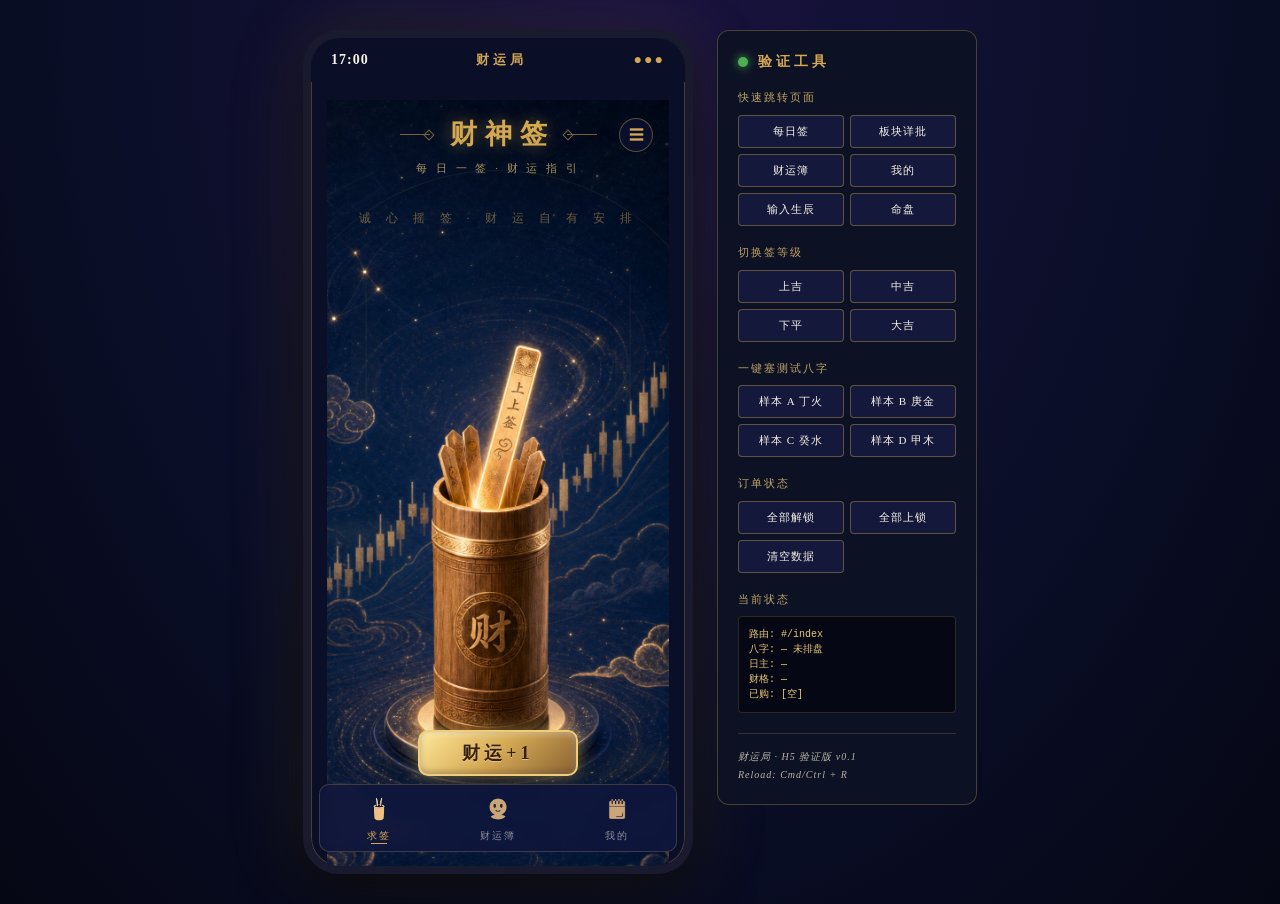
<file: caiyunju-h5/index.html>
<!DOCTYPE html>
<html lang="zh-CN">
<head>
  <meta charset="UTF-8">
  <meta name="viewport" content="width=device-width, initial-scale=1.0, maximum-scale=1.0, user-scalable=no">
  <meta name="theme-color" content="#0A0E27">
  <title>财运局 · 玄学财运解码器（验证版）</title>
  <link rel="stylesheet" href="styles.css">
  <link rel="stylesheet" href="styles-pages.css">
</head>
<body>

<!-- 手机外框容器 -->
<div class="frame-wrap">
  <div class="frame-phone">
    <!-- 顶部状态栏 -->
    <div class="status-bar">
      <span class="status-time" id="statusTime">10:30</span>
      <span class="status-title">财运局</span>
      <span class="status-right">●●●</span>
    </div>

    <!-- 页面容器 -->
    <div class="app" id="app">
      <!-- 动态渲染 -->
    </div>

    <!-- 全局底部 Tab -->
    <nav class="global-tabbar" id="globalTabbar">
      <div class="g-tab" data-route="#/sign">
        <span class="g-tab-icon ic-sign"></span>
        <span class="g-tab-label">求签</span>
      </div>
      <div class="g-tab" data-route="#/library">
        <span class="g-tab-icon ic-library"></span>
        <span class="g-tab-label">财运簿</span>
      </div>
      <div class="g-tab" data-route="#/me">
        <span class="g-tab-icon ic-me"></span>
        <span class="g-tab-label">我的</span>
      </div>
    </nav>

    <!-- 底部 Home 指示条 -->
    <div class="home-indicator"></div>
  </div>

  <!-- 侧栏调试工具 -->
  <aside class="dev-sidebar" id="devSidebar">
    <div class="dev-title">
      <span class="dev-dot"></span>
      验证工具
    </div>

    <div class="dev-section">
      <div class="dev-label">快速跳转页面</div>
      <div class="dev-btns">
        <button class="dev-btn" data-route="#/sign">每日签</button>
        <button class="dev-btn" data-route="#/sector">板块详批</button>
        <button class="dev-btn" data-route="#/library">财运簿</button>
        <button class="dev-btn" data-route="#/me">我的</button>
        <button class="dev-btn" data-route="#/input">输入生辰</button>
        <button class="dev-btn" data-route="#/result">命盘</button>
      </div>
    </div>

    <div class="dev-section">
      <div class="dev-label">切换签等级</div>
      <div class="dev-btns">
        <button class="dev-btn" data-sign="0">上吉</button>
        <button class="dev-btn" data-sign="1">中吉</button>
        <button class="dev-btn" data-sign="2">下平</button>
        <button class="dev-btn" data-sign="3">大吉</button>
      </div>
    </div>

    <div class="dev-section">
      <div class="dev-label">一键塞测试八字</div>
      <div class="dev-btns">
        <button class="dev-btn" data-sample="A">样本 A 丁火</button>
        <button class="dev-btn" data-sample="B">样本 B 庚金</button>
        <button class="dev-btn" data-sample="C">样本 C 癸水</button>
        <button class="dev-btn" data-sample="D">样本 D 甲木</button>
      </div>
    </div>

    <div class="dev-section">
      <div class="dev-label">订单状态</div>
      <div class="dev-btns">
        <button class="dev-btn dev-btn-sm" id="devUnlockAll">全部解锁</button>
        <button class="dev-btn dev-btn-sm" id="devLockAll">全部上锁</button>
        <button class="dev-btn dev-btn-sm" id="devClearAll">清空数据</button>
      </div>
    </div>

    <div class="dev-section">
      <div class="dev-label">当前状态</div>
      <pre class="dev-status" id="devStatus">—— 空 ——</pre>
    </div>

    <div class="dev-footer">
      <div>财运局 · H5 验证版 v0.1</div>
      <div>Reload: Cmd/Ctrl + R</div>
    </div>
  </aside>
</div>

<!-- 气泡 Toast -->
<div id="toast" class="toast"></div>

<script src="bazi.js"></script>
<script src="marketSign.js"></script>
<script src="app.js"></script>
</body>
</html>
</file>
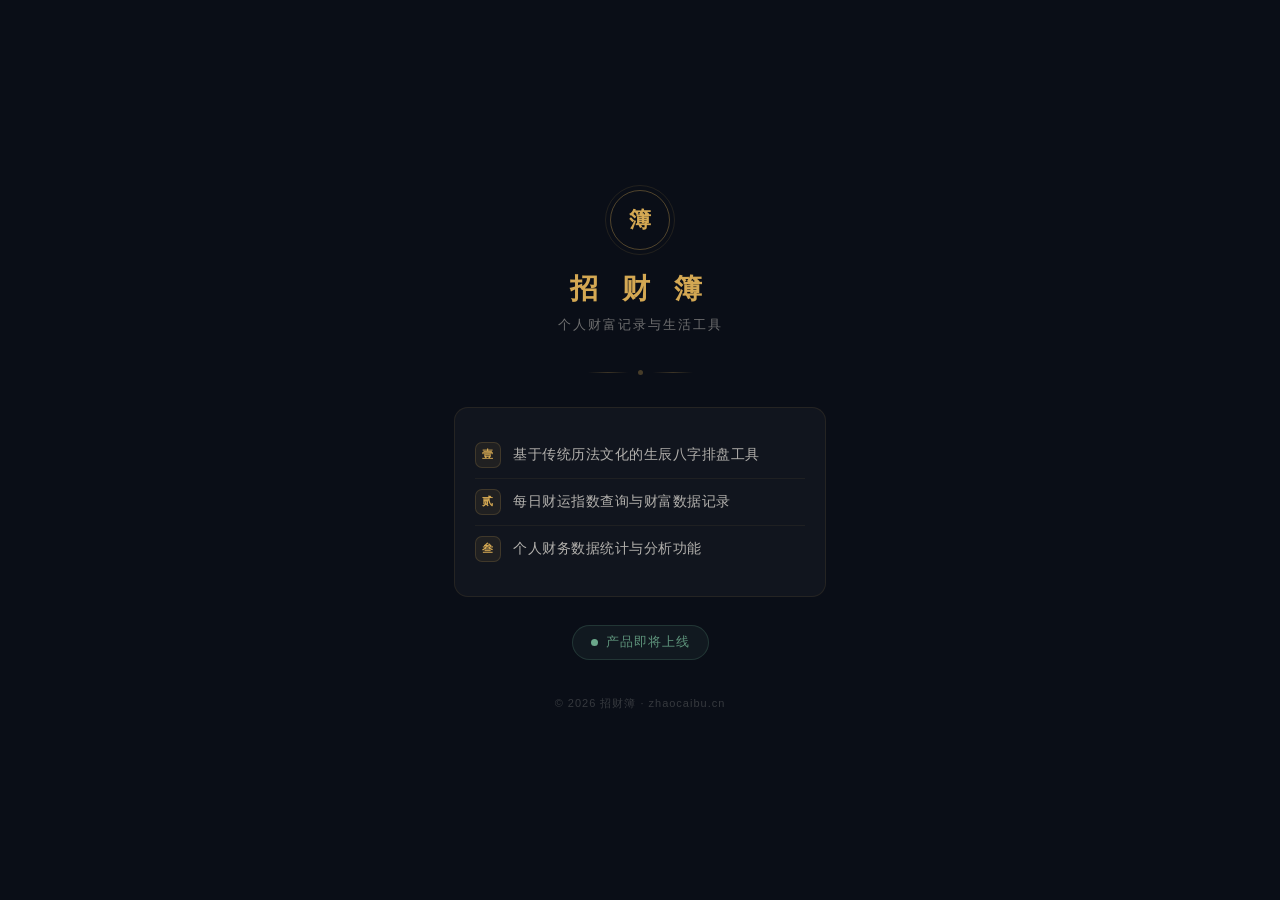
<file: caiyunju-h5/landing.html>
<!DOCTYPE html>
<html lang="zh-CN">
<head>
<meta charset="UTF-8">
<meta name="viewport" content="width=device-width, initial-scale=1.0">
<title>招财簿 — 个人财富记录与生活工具</title>
<style>
  *, *::before, *::after { box-sizing: border-box; margin: 0; padding: 0; }
  body {
    font-family: -apple-system, "PingFang SC", "Microsoft YaHei", sans-serif;
    background: #0A0E17;
    color: #E8E4DC;
    min-height: 100vh;
    display: flex;
    align-items: center;
    justify-content: center;
    overflow-x: hidden;
  }
  .page {
    width: 100%;
    max-width: 420px;
    padding: 40px 24px;
    text-align: center;
  }
  /* 顶部装饰 */
  .ornament {
    width: 60px;
    height: 60px;
    margin: 0 auto 20px;
    border: 1.5px solid rgba(212,168,83,0.35);
    border-radius: 50%;
    display: flex;
    align-items: center;
    justify-content: center;
    position: relative;
  }
  .ornament::before {
    content: '簿';
    font-size: 22px;
    color: #D4A853;
    font-weight: 700;
    letter-spacing: 0;
  }
  .ornament::after {
    content: '';
    position: absolute;
    inset: -6px;
    border: 1px solid rgba(212,168,83,0.12);
    border-radius: 50%;
  }
  /* 标题 */
  h1 {
    font-size: 28px;
    font-weight: 700;
    letter-spacing: 8px;
    color: #D4A853;
    margin-bottom: 8px;
  }
  .subtitle {
    font-size: 13px;
    color: rgba(232,228,220,0.45);
    letter-spacing: 2px;
    margin-bottom: 36px;
  }
  /* 分隔线 */
  .divider {
    display: flex;
    align-items: center;
    justify-content: center;
    gap: 10px;
    margin-bottom: 32px;
  }
  .divider-line {
    width: 40px;
    height: 1px;
    background: linear-gradient(90deg, transparent, rgba(212,168,83,0.25), transparent);
  }
  .divider-dot {
    width: 5px;
    height: 5px;
    background: rgba(212,168,83,0.3);
    border-radius: 50%;
  }
  /* 功能列表 */
  .features {
    list-style: none;
    text-align: left;
    background: rgba(255,255,255,0.03);
    border: 1px solid rgba(212,168,83,0.1);
    border-radius: 14px;
    padding: 24px 20px;
    margin-bottom: 28px;
  }
  .features li {
    display: flex;
    align-items: center;
    gap: 12px;
    padding: 10px 0;
    font-size: 14px;
    color: rgba(232,228,220,0.75);
    letter-spacing: 0.5px;
    line-height: 1.5;
  }
  .features li + li {
    border-top: 1px solid rgba(212,168,83,0.07);
  }
  .features li .tag {
    flex-shrink: 0;
    width: 26px;
    height: 26px;
    background: rgba(212,168,83,0.08);
    border: 1px solid rgba(212,168,83,0.18);
    border-radius: 7px;
    display: flex;
    align-items: center;
    justify-content: center;
    font-size: 11px;
    color: #D4A853;
    font-weight: 600;
  }
  /* 状态 */
  .status {
    display: inline-flex;
    align-items: center;
    gap: 8px;
    background: rgba(107,168,139,0.08);
    border: 1px solid rgba(107,168,139,0.2);
    border-radius: 20px;
    padding: 8px 18px;
    font-size: 12.5px;
    color: rgba(107,168,139,0.85);
    letter-spacing: 1px;
  }
  .status-dot {
    width: 7px;
    height: 7px;
    background: #6BA88B;
    border-radius: 50%;
    animation: pulse 2s infinite;
  }
  @keyframes pulse {
    0%, 100% { opacity: 1; transform: scale(1); }
    50% { opacity: 0.5; transform: scale(0.9); }
  }
  /* 底部 */
  footer {
    margin-top: 36px;
    font-size: 11px;
    color: rgba(232,228,220,0.2);
    letter-spacing: 1px;
  }
</style>
</head>
<body>
<div class="page">
  <div class="ornament"></div>
  <h1>招 财 簿</h1>
  <p class="subtitle">个人财富记录与生活工具</p>

  <div class="divider">
    <span class="divider-line"></span>
    <span class="divider-dot"></span>
    <span class="divider-line"></span>
  </div>

  <ul class="features">
    <li><span class="tag">壹</span>基于传统历法文化的生辰八字排盘工具</li>
    <li><span class="tag">贰</span>每日财运指数查询与财富数据记录</li>
    <li><span class="tag">叁</span>个人财务数据统计与分析功能</li>
  </ul>

  <div class="status">
    <span class="status-dot"></span>
    产品即将上线
  </div>

  <footer>&copy; 2026 招财簿 · zhaocaibu.cn</footer>
</div>
</body>
</html>
</file>
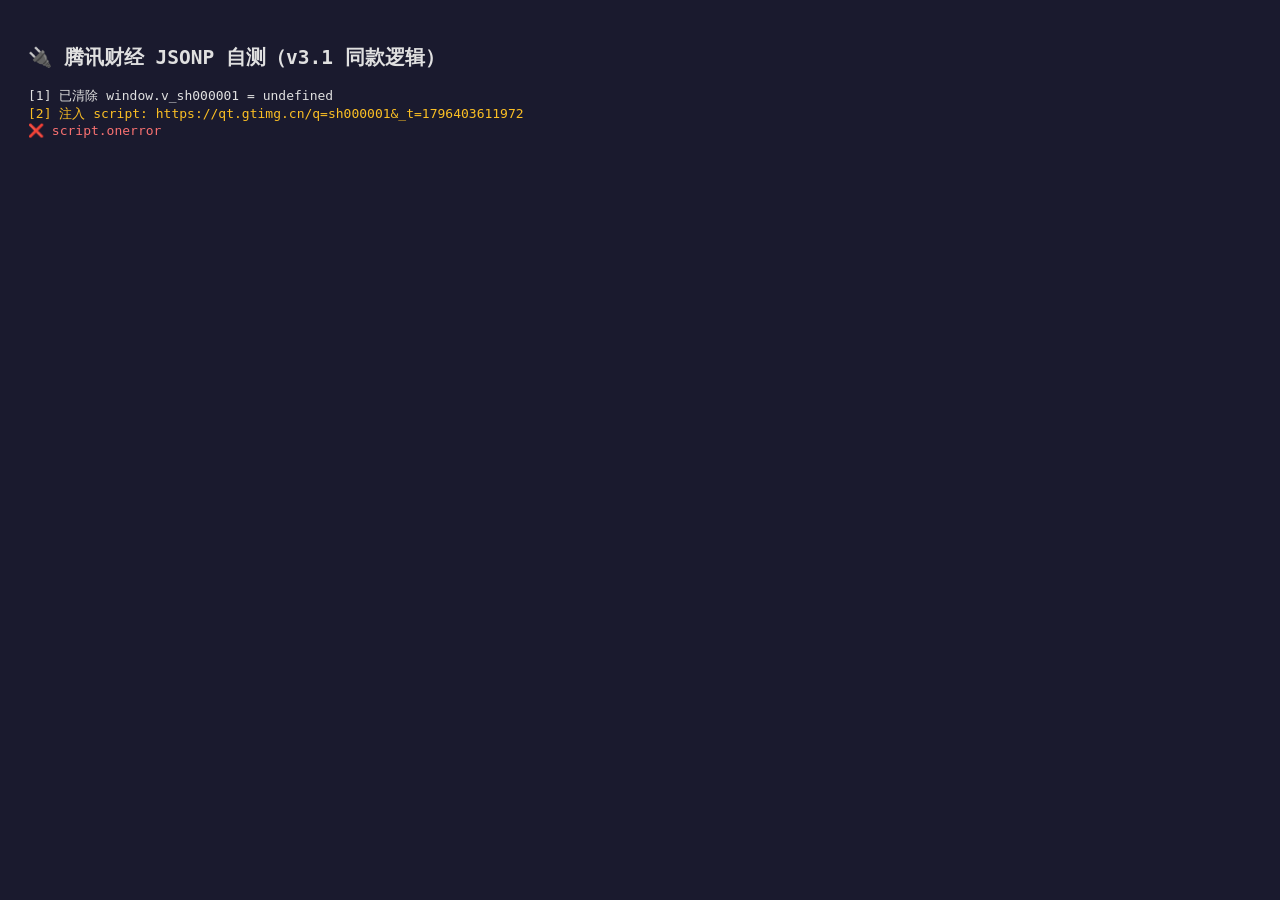
<file: caiyunju-h5/test-api.html>
<!DOCTYPE html><html><head><meta charset="utf-8"><title>腾讯接口自测</title>
<style>body{background:#1a1a2e;color:#e0e0e0;font-family:monospace;padding:20px}
.ok{color:#4ade80}.err{color:#f87171}.warn{color:#fbbf24}pre{background:#0d1117;padding:12px;border-radius:6px;margin:6px 0}</style>
</head><body>
<h2>🔌 腾讯财经 JSONP 自测（v3.1 同款逻辑）</h2>
<div id="log"></div>
<script>
var L=function(m,c){var d=document.createElement('div');d.className=c||'';d.innerHTML=m;document.getElementById('log').appendChild(d);};

(function(){
  var T=5000,P=100,done=false,timer,poller,scr;
  function F(m){if(done)return;done=true;clearTimeout(timer);if(poller)clearInterval(poller);
    try{if(scr&&scr.parentNode)scr.parentNode.removeChild(scr);}catch(e){}
    L('❌ <span class="err">'+m+'</span>');}
  function O(raw){if(done)return;done=true;clearTimeout(timer);if(poller)clearInterval(poller);
    try{if(scr&&scr.parentNode)scr.parentNode.removeChild(scr);}catch(e){}
    var si=raw.indexOf('"')+1,ei=raw.lastIndexOf('"'),f=raw.substring(si,ei).split('~');
    L('✅ <span class="ok">JSONP 成功! '+f.length+'个字段</span>');
    L('<pre>{ name:"'+f[1]+'", price:'+f[3]+', chg%:'+f[32]+', chg:'+f[31]+', time:'+f[30]+' }</pre>');
    L('<b class="ok">→ marketSign.js 应该能正常工作 ✓</b>');
  }

  // ★ 核心逻辑：先 delete，再注入，再等出现
  try{delete window.v_sh000001;}catch(e){window.v_sh000001=undefined;}
  L('[1] 已清除 window.v_sh000001 = ' + window.v_sh000001,'');

  scr=document.createElement('script');
  scr.src='https://qt.gtimg.cn/q=sh000001&_t='+Date.now();
  L('[2] 注入 script: ' + scr.src,'warn');
  scr.onerror=function(){F('script.onerror');};
  document.head.appendChild(scr);

  timer=setTimeout(function(){F(T+'ms总超时');},T);
  var ticks=0;
  poller=setInterval(function(){
    ticks++;
    var v=window.v_sh000001;
    if(v!==undefined&&v!==null&&typeof v==='string'&&v.indexOf('~')>0){
      L('[3] 第'+ticks+'轮检测到! 长度='+v.length,'ok');O(v);
    }
    if(ticks*P>T+800&&!done){
      L('[✗] 轮询'+ticks+'次无结果','err');
      L('    val type:'+typeof v+' val:'+String(v).substring(0,100),'err');
      F('轮询超时');
    }
  },P);
})();
</script></body></html>
</file>
<file: caiyunju-h5/styles.css>
/* 财运局 H5 验证版 · 全局样式
 * 基于小程序 app.wxss 移植，rpx 按 1:2 换算 → px（后续可改 rem）
 * 手机框居中显示，侧边加调试面板
 */

:root {
  --bg-dark: #0A0E27;
  --bg-purple: #1A0F3D;
  --bg-card: #14183A;
  --gold: #D4A853;
  --gold-light: #E8C873;
  --gold-dim: #8B7030;
  --cinnabar: #B8334A;
  --jade: #6B8E7F;
  --moon: #F5F1E8;
  --moon-dim: #B8B3A3;
  --ink: #1E1A3C;
  --divider: #3D3760;

  /* 五行色 */
  --wx-wood: #6B8E7F;
  --wx-fire: #B8334A;
  --wx-earth: #C89B5A;
  --wx-metal: #E8C873;
  --wx-water: #4A7A9C;
}

* { box-sizing: border-box; margin: 0; padding: 0; }

html, body {
  width: 100%;
  min-height: 100vh;
  background:
    radial-gradient(ellipse at top, #1a1340 0%, #0A0E27 60%, #050714 100%);
  color: var(--moon);
  font-family: "PingFang SC", "Hiragino Sans GB", "Microsoft YaHei",
               "Georgia", "STSong", "SimSun", serif;
  font-size: 14px;
  line-height: 1.6;
  overflow-x: hidden;
}

/* ========= 手机外框 + 验证面板布局 ========= */
.frame-wrap {
  display: flex;
  justify-content: center;
  align-items: flex-start;
  gap: 28px;
  padding: 30px;
  min-height: 100vh;
}

.frame-phone {
  width: 390px;
  height: 844px; /* iPhone 14 尺寸 */
  background: var(--bg-dark);
  border-radius: 36px;
  border: 8px solid #1a1a2e;
  box-shadow:
    0 20px 60px rgba(0, 0, 0, 0.6),
    0 0 80px rgba(212, 168, 83, 0.15),
    inset 0 0 0 1px rgba(212, 168, 83, 0.3);
  overflow: hidden;
  position: relative;
  display: flex;
  flex-direction: column;
}

.status-bar {
  flex-shrink: 0;
  height: 44px;
  padding: 0 20px;
  display: flex;
  justify-content: space-between;
  align-items: center;
  font-size: 14px;
  font-weight: 600;
  color: var(--moon);
  background: var(--bg-dark);
  letter-spacing: 1px;
}
.status-title {
  color: var(--gold);
  font-family: "Georgia", "STSong", serif;
  letter-spacing: 4px;
  font-size: 13px;
}
.status-right { color: var(--gold); letter-spacing: 2px; }

.app {
  flex: 1;
  overflow-y: auto;
  overflow-x: hidden;
  position: relative;
  scroll-behavior: smooth;
}
.app::-webkit-scrollbar { width: 4px; }
.app::-webkit-scrollbar-thumb {
  background: rgba(212, 168, 83, 0.3);
  border-radius: 2px;
}

.home-indicator {
  position: absolute;
  bottom: 8px;
  left: 50%;
  transform: translateX(-50%);
  width: 134px;
  height: 5px;
  background: var(--moon);
  border-radius: 3px;
  opacity: 0.5;
  z-index: 10;
}

/* ========= 调试侧栏 ========= */
.dev-sidebar {
  width: 260px;
  background: #0d1124;
  border: 1px solid rgba(212, 168, 83, 0.3);
  border-radius: 12px;
  padding: 20px;
  color: var(--moon);
  font-size: 12px;
  max-height: calc(100vh - 60px);
  overflow-y: auto;
  position: sticky;
  top: 30px;
}
.dev-title {
  color: var(--gold);
  font-size: 14px;
  font-weight: bold;
  letter-spacing: 4px;
  margin-bottom: 16px;
  display: flex;
  align-items: center;
  gap: 10px;
}
.dev-dot {
  width: 10px; height: 10px;
  background: #4caf50;
  border-radius: 50%;
  box-shadow: 0 0 10px #4caf50;
  animation: pulse 1.5s infinite;
}
@keyframes pulse {
  0%, 100% { opacity: 1; }
  50% { opacity: 0.4; }
}

.dev-section { margin-bottom: 18px; }
.dev-label {
  color: var(--gold-light);
  font-size: 11px;
  letter-spacing: 2px;
  margin-bottom: 8px;
  opacity: 0.8;
  text-transform: uppercase;
}
.dev-btns {
  display: grid;
  grid-template-columns: 1fr 1fr;
  gap: 6px;
}
.dev-btn {
  background: #14183A;
  border: 1px solid rgba(212, 168, 83, 0.4);
  color: var(--moon);
  padding: 8px 6px;
  border-radius: 4px;
  font-size: 11px;
  cursor: pointer;
  letter-spacing: 1px;
  font-family: inherit;
  transition: all 0.2s;
}
.dev-btn:hover {
  background: var(--gold);
  color: var(--bg-dark);
  border-color: var(--gold);
}
.dev-btn-sm { grid-column: auto; }
.dev-status {
  background: #050714;
  border: 1px solid rgba(212, 168, 83, 0.2);
  padding: 10px;
  border-radius: 4px;
  color: var(--gold-light);
  font-family: "Consolas", "Monaco", monospace;
  font-size: 10px;
  line-height: 1.5;
  white-space: pre-wrap;
  word-break: break-all;
  max-height: 120px;
  overflow-y: auto;
}
.dev-footer {
  margin-top: 20px;
  padding-top: 14px;
  border-top: 1px solid rgba(212, 168, 83, 0.2);
  color: var(--moon-dim);
  font-size: 10px;
  font-style: italic;
  line-height: 1.8;
  letter-spacing: 1px;
}

/* ========= 通用页面排版 ========= */
.page-wrap {
  position: relative;
  min-height: 100%;
  padding: 20px 16px 60px;
  z-index: 1;
}

.dust-bg {
  position: absolute;
  inset: 0;
  background:
    radial-gradient(1px 1px at 20% 30%, var(--gold) 0, transparent 100%),
    radial-gradient(1px 1px at 60% 70%, var(--gold) 0, transparent 100%),
    radial-gradient(1.5px 1.5px at 80% 20%, var(--gold) 0, transparent 100%),
    radial-gradient(1px 1px at 15% 85%, var(--gold-light) 0, transparent 100%),
    radial-gradient(1px 1px at 45% 45%, var(--gold) 0, transparent 100%),
    radial-gradient(1px 1px at 75% 55%, var(--gold-light) 0, transparent 100%),
    radial-gradient(1px 1px at 30% 15%, var(--gold) 0, transparent 100%);
  opacity: 0.25;
  pointer-events: none;
  z-index: 0;
}

.brand-bar {
  display: flex;
  align-items: center;
  padding: 10px 0 20px;
}
.brand-bar::before {
  content: "";
  width: 3px;
  height: 16px;
  background: var(--gold);
  margin-right: 8px;
}
.brand-bar-text {
  color: var(--gold);
  font-size: 11px;
  letter-spacing: 4px;
  font-weight: bold;
}

/* 金色分隔线 */
.gold-divider {
  display: flex;
  align-items: center;
  justify-content: center;
  margin: 18px 0;
}
.gold-divider::before,
.gold-divider::after {
  content: "";
  flex: 1;
  height: 1px;
  background: var(--gold);
  opacity: 0.6;
}
.gold-divider-rhombus {
  width: 8px; height: 8px;
  background: var(--gold);
  transform: rotate(45deg);
  margin: 0 10px;
}

/* 按钮 */
.btn-gold, .btn-outline, .btn-cinnabar {
  display: block;
  width: 100%;
  padding: 14px 20px;
  border-radius: 4px;
  text-align: center;
  font-size: 15px;
  letter-spacing: 3px;
  cursor: pointer;
  border: none;
  font-family: inherit;
  transition: all 0.2s;
}
.btn-gold {
  background: linear-gradient(135deg, #D4A853 0%, #E8C873 100%);
  color: var(--bg-dark);
  font-weight: bold;
  box-shadow: 0 4px 16px rgba(212, 168, 83, 0.3);
}
.btn-gold:active { transform: translateY(1px); }
.btn-gold:disabled { opacity: 0.7; cursor: not-allowed; }
.btn-outline {
  background: transparent;
  color: var(--gold);
  border: 1px solid var(--gold);
}
.btn-cinnabar {
  background: var(--cinnabar);
  color: var(--moon);
  font-weight: bold;
}

/* 印章 */
.seal {
  display: inline-flex;
  align-items: center;
  justify-content: center;
  width: 50px;
  height: 50px;
  background: var(--cinnabar);
  color: var(--moon);
  font-family: "STSong", "SimSun", serif;
  font-weight: bold;
  font-size: 13px;
  border: 2px solid var(--cinnabar);
  outline: 1px solid rgba(245, 241, 232, 0.5);
  outline-offset: -4px;
  transform: rotate(-6deg);
  letter-spacing: 1px;
  line-height: 1.1;
  text-align: center;
  flex-direction: column;
}
.seal-lg { width: 70px; height: 70px; font-size: 16px; }

/* 通用卡片 */
.card {
  background: var(--bg-card);
  border: 1px solid rgba(212, 168, 83, 0.4);
  border-radius: 6px;
  padding: 16px;
  margin-bottom: 12px;
}
.card-highlight {
  background: linear-gradient(180deg, var(--bg-card) 0%, var(--bg-purple) 100%);
  border: 1px solid var(--gold);
  box-shadow: 0 0 20px rgba(212, 168, 83, 0.15);
}
.card-title {
  text-align: center;
  color: var(--gold);
  font-size: 12px;
  letter-spacing: 4px;
  font-weight: bold;
  margin-bottom: 12px;
}

/* Toast */
.toast {
  position: fixed;
  top: 50%;
  left: 50%;
  transform: translate(-50%, -50%);
  background: rgba(10, 14, 39, 0.95);
  border: 1px solid var(--gold);
  color: var(--moon);
  padding: 12px 24px;
  border-radius: 6px;
  font-size: 13px;
  letter-spacing: 2px;
  z-index: 9999;
  opacity: 0;
  pointer-events: none;
  transition: opacity 0.3s;
  box-shadow: 0 0 20px rgba(212, 168, 83, 0.2);
}
.toast.show { opacity: 1; }

/* ========= 首页 ========= */
.hero {
  text-align: center;
  padding: 20px 0 30px;
}
.compass {
  position: relative;
  width: 180px;
  height: 180px;
  margin: 0 auto 20px;
  border: 1.5px solid var(--gold);
  border-radius: 50%;
  opacity: 0.9;
  box-shadow:
    inset 0 0 40px rgba(212, 168, 83, 0.15),
    0 0 30px rgba(212, 168, 83, 0.15);
  animation: slowRotate 60s linear infinite;
}
@keyframes slowRotate {
  0% { transform: rotate(0deg); }
  100% { transform: rotate(360deg); }
}
.compass::before {
  content: "";
  position: absolute;
  inset: 15px;
  border: 1px solid var(--gold);
  border-radius: 50%;
  opacity: 0.5;
}
.compass::after {
  content: "";
  position: absolute;
  inset: 40px;
  border: 1px dashed var(--gold);
  border-radius: 50%;
  opacity: 0.3;
}
.compass .trigram {
  position: absolute;
  font-family: serif;
  color: var(--gold);
  font-size: 14px;
  opacity: 0.8;
}
.compass .t1 { top: 2px; left: 50%; transform: translateX(-50%); }
.compass .t2 { top: 25px; right: 25px; }
.compass .t3 { top: 50%; right: 2px; transform: translateY(-50%); }
.compass .t4 { bottom: 25px; right: 25px; }
.compass .t5 { bottom: 2px; left: 50%; transform: translateX(-50%); }
.compass .t6 { bottom: 25px; left: 25px; }
.compass .t7 { top: 50%; left: 2px; transform: translateY(-50%); }
.compass .t8 { top: 25px; left: 25px; }

.taiji {
  position: absolute;
  inset: 70px;
  border-radius: 50%;
  background: var(--bg-dark);
  border: 1.5px solid var(--gold);
  overflow: hidden;
  animation: counterRotate 60s linear infinite;
}
@keyframes counterRotate {
  0% { transform: rotate(0deg); }
  100% { transform: rotate(-360deg); }
}
.taiji::before {
  content: "";
  position: absolute;
  inset: 0;
  background: var(--gold);
  opacity: 0.85;
  clip-path: polygon(50% 0%, 100% 50%, 50% 100%, 50% 75%, 25% 50%, 50% 25%);
}

.title-main {
  font-family: "Georgia", "STSong", "SimSun", serif;
  font-size: 48px;
  font-weight: bold;
  color: var(--gold);
  letter-spacing: 12px;
  text-indent: 12px;
  margin-bottom: 4px;
  text-shadow: 0 0 10px rgba(212, 168, 83, 0.4);
}
.title-sub {
  font-family: "Georgia", serif;
  font-style: italic;
  color: var(--gold-light);
  font-size: 11px;
  letter-spacing: 4px;
  margin-bottom: 12px;
}
.slogan-1 {
  color: var(--moon);
  font-size: 13px;
  letter-spacing: 2px;
  margin-bottom: 6px;
}
.slogan-2 {
  font-family: "Georgia", "STSong", serif;
  color: var(--moon);
  font-size: 20px;
  font-weight: bold;
  letter-spacing: 7px;
  text-indent: 7px;
  margin-bottom: 16px;
}
.chip {
  display: inline-block;
  padding: 4px 12px;
  border: 1px solid var(--gold);
  border-radius: 20px;
  color: var(--gold);
  font-size: 11px;
  letter-spacing: 2px;
  font-style: italic;
}

.cta-block { padding: 10px 0; }
.cta-hint {
  color: var(--moon-dim);
  font-size: 11px;
  letter-spacing: 2px;
  margin-top: 10px;
  text-align: center;
  font-style: italic;
}

.feature-list { margin-top: 20px; }
.feature-item {
  display: flex;
  align-items: center;
  padding: 14px 14px;
  background: var(--bg-card);
  border: 1px solid rgba(212, 168, 83, 0.5);
  border-radius: 4px;
  margin-bottom: 10px;
  position: relative;
  cursor: pointer;
  transition: all 0.2s;
}
.feature-item:hover {
  border-color: var(--gold);
  transform: translateX(2px);
}
.feature-item::before {
  content: "";
  position: absolute;
  left: 0; top: 0; bottom: 0;
  width: 2px;
  background: var(--gold);
}
.feature-no {
  font-family: "Georgia", serif;
  font-size: 20px;
  color: var(--gold);
  font-weight: bold;
  margin-right: 14px;
}
.feature-body { flex: 1; }
.feature-title {
  color: var(--moon);
  font-size: 15px;
  font-weight: bold;
  letter-spacing: 2px;
  margin-bottom: 4px;
}
.feature-desc {
  color: var(--moon-dim);
  font-size: 11px;
  letter-spacing: 0.5px;
}
.feature-price {
  color: var(--gold);
  font-family: "Georgia", serif;
  font-size: 18px;
  font-weight: bold;
}

.footer-brand {
  margin-top: 30px;
  text-align: center;
}
.footer-brand .seal { margin-bottom: 12px; }
.footer-text {
  color: var(--moon-dim);
  font-size: 11px;
  letter-spacing: 1px;
  margin-top: 4px;
}
.footer-text-en {
  color: var(--moon-dim);
  font-size: 9px;
  letter-spacing: 2px;
  font-style: italic;
  opacity: 0.7;
}

/* ========= Input 页 ========= */
.page-title {
  font-family: "Georgia", "STSong", serif;
  font-size: 24px;
  font-weight: bold;
  color: var(--gold);
  letter-spacing: 5px;
  text-indent: 5px;
  text-align: center;
  margin-top: 14px;
}
.page-sub {
  color: var(--moon-dim);
  font-size: 11px;
  letter-spacing: 1px;
  text-align: center;
  margin-top: 6px;
  font-style: italic;
}

.form-card {
  background: var(--bg-card);
  border: 1px solid var(--gold);
  border-radius: 6px;
  padding: 20px 16px;
  margin-top: 14px;
}
.form-row { margin-bottom: 20px; }
.form-row:last-child { margin-bottom: 0; }
.form-label {
  color: var(--gold);
  font-size: 12px;
  letter-spacing: 3px;
  font-weight: bold;
  margin-bottom: 10px;
}
.form-input, .form-select {
  width: 100%;
  background: var(--bg-purple);
  border: 1px solid rgba(212, 168, 83, 0.4);
  border-radius: 3px;
  padding: 12px 14px;
  color: var(--moon);
  font-size: 15px;
  letter-spacing: 1px;
  font-family: inherit;
  outline: none;
}
.form-input:focus, .form-select:focus { border-color: var(--gold); }
.form-hint {
  color: var(--moon-dim);
  font-size: 10px;
  margin-top: 5px;
  letter-spacing: 0.5px;
  font-style: italic;
}
.gender-group { display: flex; gap: 10px; }
.gender-btn {
  flex: 1;
  background: var(--bg-purple);
  border: 1px solid rgba(212, 168, 83, 0.4);
  border-radius: 3px;
  padding: 14px 0;
  text-align: center;
  color: var(--moon-dim);
  cursor: pointer;
  letter-spacing: 2px;
  font-family: inherit;
  font-size: 13px;
  display: flex;
  flex-direction: column;
  align-items: center;
  gap: 4px;
}
.gender-btn.active {
  background: var(--gold);
  border-color: var(--gold);
  color: var(--bg-dark);
  font-weight: bold;
}
.gender-icon { font-size: 20px; font-family: serif; }

.privacy-block {
  margin-top: 24px;
  padding: 14px;
  background: var(--bg-purple);
  border: 1px solid rgba(212, 168, 83, 0.3);
  border-radius: 4px;
}
.privacy-title {
  color: var(--gold);
  font-size: 11px;
  letter-spacing: 2px;
  font-weight: bold;
  margin-bottom: 8px;
}
.privacy-item {
  color: var(--moon-dim);
  font-size: 11px;
  line-height: 1.8;
}

/* ========= 首页玄学极简增强 ========= */
.index-wrap {
  min-height: calc(100vh - 30px);
  display: flex;
  flex-direction: column;
}
.hero-minimal {
  padding: 36px 0 24px;
  flex: 1;
  display: flex;
  flex-direction: column;
  justify-content: center;
}
.compass-xl {
  width: 240px !important;
  height: 240px !important;
  margin: 0 auto 32px !important;
  border-width: 2px !important;
  box-shadow:
    inset 0 0 60px rgba(212, 168, 83, 0.22),
    0 0 50px rgba(212, 168, 83, 0.25) !important;
}
.compass-xl::before { inset: 20px !important; }
.compass-xl::after  { inset: 55px !important; }
.compass-xl .trigram { font-size: 18px !important; }
.compass-xl .t1 { top: 4px; }
.compass-xl .t2 { top: 35px; right: 35px; }
.compass-xl .t3 { right: 4px; }
.compass-xl .t4 { bottom: 35px; right: 35px; }
.compass-xl .t5 { bottom: 4px; }
.compass-xl .t6 { bottom: 35px; left: 35px; }
.compass-xl .t7 { left: 4px; }
.compass-xl .t8 { top: 35px; left: 35px; }
.compass-xl .taiji { inset: 92px !important; }

.title-main-xl {
  font-size: 56px !important;
  letter-spacing: 16px !important;
  text-indent: 16px !important;
  margin-top: 4px;
  margin-bottom: 8px !important;
  text-shadow:
    0 0 12px rgba(212, 168, 83, 0.55),
    0 0 26px rgba(212, 168, 83, 0.25) !important;
}

.cta-block-center {
  text-align: center;
  padding: 0 0 40px !important;
  display: flex;
  justify-content: center;
}
.btn-gold-mini {
  width: auto !important;
  min-width: 180px;
  padding: 14px 52px !important;
  font-size: 17px !important;
  letter-spacing: 10px !important;
  text-indent: 10px !important;
}
</file>
<file: caiyunju-h5/styles-pages.css>
/* 财运局 H5 · 详细页面样式（追加到 styles.css） */

/* ========= 四柱板 ========= */
.bazi-board {
  display: flex;
  justify-content: space-around;
  padding: 14px 8px;
  background: var(--bg-purple);
  border: 1px solid var(--gold);
  border-radius: 6px;
  margin-bottom: 14px;
}
.bazi-pillar {
  text-align: center;
  flex: 1;
}
.bazi-pillar.highlight {
  background: linear-gradient(180deg, rgba(212, 168, 83, 0.15) 0%, transparent 100%);
  border-radius: 4px;
}
.bazi-pillar-label {
  font-size: 11px;
  color: var(--moon-dim);
  letter-spacing: 2px;
  margin-bottom: 10px;
}
.bazi-char {
  font-family: "Georgia", "STSong", serif;
  font-size: 26px;
  font-weight: bold;
  color: var(--gold);
  line-height: 1.2;
}
.bazi-tag {
  font-size: 10px;
  color: var(--gold-light);
  letter-spacing: 1px;
  margin-top: 8px;
  padding: 2px 6px;
  border: 1px solid rgba(212, 168, 83, 0.5);
  border-radius: 2px;
  display: inline-block;
}

/* 日主简评 */
.day-intro {
  display: flex;
  align-items: center;
  padding: 10px 0;
}
.day-intro-big {
  font-family: "Georgia", "STSong", serif;
  font-size: 64px;
  font-weight: bold;
  color: var(--gold);
  margin-right: 20px;
  line-height: 1;
}
.day-intro-meta { flex: 1; }
.day-intro-meta .row {
  display: flex;
  padding: 6px 0;
  border-bottom: 1px solid var(--divider);
  font-size: 13px;
}
.day-intro-meta .row:last-child { border: none; }
.day-intro-meta .label {
  width: 40px;
  color: var(--moon-dim);
  letter-spacing: 1px;
}
.day-intro-meta .value {
  color: var(--moon);
  font-weight: bold;
  letter-spacing: 1px;
}
.day-intro-meta .value.gold { color: var(--gold); }
.wx-wood { color: var(--wx-wood); }
.wx-fire { color: var(--wx-fire); }
.wx-earth { color: var(--wx-earth); }
.wx-metal { color: var(--wx-metal); }
.wx-water { color: var(--wx-water); }

/* 五行分布条 */
.wuxing-bars { padding: 4px 0; }
.wuxing-bar {
  display: flex;
  align-items: center;
  padding: 7px 0;
}
.wuxing-label {
  width: 28px;
  font-family: "STSong", serif;
  font-weight: bold;
  font-size: 15px;
}
.wuxing-track {
  flex: 1;
  height: 8px;
  background: rgba(245, 241, 232, 0.08);
  border-radius: 4px;
  overflow: hidden;
  margin: 0 10px;
  border: 1px solid var(--divider);
}
.wuxing-fill {
  height: 100%;
  transition: width 0.6s ease;
}
.fill-wood  { background: linear-gradient(90deg, #6B8E7F, #95C1B1); }
.fill-fire  { background: linear-gradient(90deg, #B8334A, #D85A6E); }
.fill-earth { background: linear-gradient(90deg, #C89B5A, #E8C883); }
.fill-metal { background: linear-gradient(90deg, #E8C873, #F5E4B0); }
.fill-water { background: linear-gradient(90deg, #4A7A9C, #7AA8C5); }
.wuxing-value {
  width: 36px;
  color: var(--moon);
  font-family: "Georgia", serif;
  font-size: 12px;
  font-weight: bold;
  text-align: right;
}

/* 命格 Hero */
.pattern-hero {
  background: linear-gradient(135deg, var(--bg-purple) 0%, var(--bg-card) 100%);
  border: 1.5px solid var(--gold);
  border-radius: 8px;
  padding: 24px 16px;
  text-align: center;
  margin-bottom: 14px;
  box-shadow: 0 0 20px rgba(212, 168, 83, 0.15);
}
.pattern-name {
  font-family: "Georgia", "STSong", serif;
  font-size: 36px;
  font-weight: bold;
  color: var(--gold);
  letter-spacing: 8px;
  text-indent: 8px;
  margin-bottom: 6px;
  text-shadow: 0 0 10px rgba(212, 168, 83, 0.4);
}
.pattern-code {
  color: var(--gold-light);
  font-family: "Consolas", monospace;
  font-size: 10px;
  letter-spacing: 2px;
  opacity: 0.7;
  margin-bottom: 14px;
}
.pattern-desc {
  color: var(--moon);
  font-size: 13px;
  line-height: 1.7;
  letter-spacing: 1px;
  padding: 0 6px;
}
.pattern-divider {
  width: 60px;
  height: 1px;
  background: var(--gold);
  margin: 14px auto;
  opacity: 0.6;
}

.pattern-gauge { padding: 0 10px; margin: 14px 0; }
.gauge-row {
  display: flex;
  align-items: center;
  padding: 7px 0;
  border-bottom: 1px dashed var(--divider);
}
.gauge-row:last-child { border: none; }
.gauge-label {
  width: 64px;
  color: var(--moon-dim);
  font-size: 11px;
  letter-spacing: 1px;
}
.gauge-track {
  flex: 1;
  height: 7px;
  background: rgba(245, 241, 232, 0.08);
  border-radius: 3.5px;
  overflow: hidden;
  margin: 0 10px;
}
.gauge-fill {
  height: 100%;
  background: linear-gradient(90deg, var(--gold), var(--gold-light));
  border-radius: 3.5px;
}
.gauge-value {
  color: var(--gold);
  font-family: "Georgia", serif;
  font-size: 14px;
  font-weight: bold;
  width: 40px;
  text-align: right;
}
.gauge-text {
  flex: 1;
  text-align: right;
  color: var(--gold);
  font-weight: bold;
  font-size: 12px;
  width: auto;
  letter-spacing: 2px;
}

/* 锁定区 */
.pattern-locked {
  margin-top: 14px;
  position: relative;
}
.pattern-blur {
  color: var(--moon-dim);
  font-size: 13px;
  line-height: 1.8;
  filter: blur(4px);
  user-select: none;
  padding: 14px;
  background: var(--bg-purple);
  border-radius: 4px;
  min-height: 50px;
}
.lock-hint {
  position: absolute;
  inset: 0;
  display: flex;
  align-items: center;
  justify-content: center;
  color: var(--gold);
  font-size: 12px;
  letter-spacing: 2px;
  background: rgba(10, 14, 39, 0.7);
  border-radius: 4px;
  font-weight: bold;
}

/* 升级入口 */
.upgrade-block { margin-top: 20px; }
.upgrade-title {
  text-align: center;
  color: var(--gold);
  font-size: 11px;
  letter-spacing: 4px;
  margin-bottom: 12px;
  font-weight: bold;
}
.upgrade-item {
  position: relative;
  background: var(--bg-card);
  border: 1px solid var(--gold);
  border-radius: 4px;
  padding: 14px;
  margin-bottom: 10px;
  display: flex;
  align-items: center;
  cursor: pointer;
  transition: all 0.2s;
}
.upgrade-item:hover { transform: translateY(-2px); }
.upgrade-item.hot {
  background: linear-gradient(135deg, var(--bg-card) 0%, var(--bg-purple) 100%);
  border: 1.5px solid var(--gold);
  box-shadow: 0 0 15px rgba(212, 168, 83, 0.15);
}
.upgrade-tag {
  position: absolute;
  top: -8px;
  right: 14px;
  background: var(--cinnabar);
  color: var(--moon);
  padding: 2px 8px;
  border-radius: 2px;
  font-size: 10px;
  letter-spacing: 2px;
}
.upgrade-body { flex: 1; }
.upgrade-name {
  color: var(--moon);
  font-size: 15px;
  font-weight: bold;
  letter-spacing: 2px;
  margin-bottom: 4px;
}
.upgrade-desc {
  color: var(--moon-dim);
  font-size: 10px;
  letter-spacing: 0.5px;
}
.upgrade-price { text-align: right; margin-left: 10px; }
.price-old {
  display: block;
  color: var(--moon-dim);
  font-size: 11px;
  text-decoration: line-through;
  margin-bottom: 2px;
}
.price-new {
  color: var(--gold);
  font-family: "Georgia", serif;
  font-size: 18px;
  font-weight: bold;
}

/* ========= L1 今日 ========= */
.today-head {
  text-align: center;
  padding: 16px 0 10px;
}
.today-date {
  font-family: "Georgia", serif;
  color: var(--moon);
  font-size: 18px;
  letter-spacing: 4px;
  margin-bottom: 6px;
}
.today-gz {
  color: var(--moon-dim);
  font-size: 12px;
  letter-spacing: 2px;
}
.today-gz .gold {
  color: var(--gold);
  font-weight: bold;
  font-size: 15px;
  font-family: "Georgia", "STSong", serif;
}

.score-wrap { text-align: center; padding: 16px 0; }
.score-ring {
  display: inline-flex;
  width: 130px;
  height: 130px;
  border: 2px solid var(--gold);
  border-radius: 50%;
  align-items: center;
  justify-content: center;
  flex-direction: column;
  background: radial-gradient(circle, var(--bg-purple) 0%, var(--bg-dark) 100%);
  box-shadow: 0 0 20px rgba(212, 168, 83, 0.3);
  margin-bottom: 12px;
}
.score-num {
  font-family: "Georgia", serif;
  font-size: 54px;
  color: var(--gold);
  font-weight: bold;
  line-height: 1;
}
.score-max {
  color: var(--moon-dim);
  font-size: 11px;
  letter-spacing: 2px;
  margin-top: 4px;
}
.score-level {
  display: inline-block;
  font-size: 13px;
  padding: 5px 18px;
  border-radius: 20px;
  letter-spacing: 4px;
  font-weight: bold;
}
.level-great { background: var(--cinnabar); color: var(--moon); }
.level-good { background: var(--gold); color: var(--bg-dark); }
.level-mid { background: transparent; color: var(--gold-light); border: 1px solid var(--gold-light); }
.level-bad { background: var(--ink); color: var(--moon-dim); border: 1px solid var(--moon-dim); }

.one-line {
  color: var(--moon);
  font-size: 16px;
  line-height: 1.7;
  text-align: center;
  font-family: "Georgia", "STSong", serif;
  letter-spacing: 1.5px;
  padding: 10px 4px;
}
.one-line-sub {
  text-align: center;
  color: var(--gold);
  font-size: 11px;
  letter-spacing: 3px;
  margin-top: 6px;
  font-style: italic;
}

.yi-ji { display: flex; gap: 10px; }
.yi-block { flex: 1; }
.yi-head {
  display: inline-block;
  width: 30px;
  height: 30px;
  line-height: 30px;
  text-align: center;
  background: var(--cinnabar);
  color: var(--moon);
  font-family: "STSong", serif;
  font-size: 17px;
  font-weight: bold;
  border-radius: 3px;
  margin-bottom: 10px;
}
.yi-head.ji {
  background: transparent;
  border: 1.5px solid var(--moon-dim);
  color: var(--moon-dim);
}
.yi-item {
  font-size: 13px;
  line-height: 2;
  letter-spacing: 1px;
}
.yi-item.yi { color: var(--gold-light); }
.yi-item.ji { color: var(--moon-dim); }
.yi-divider { width: 1px; background: var(--divider); }

.card-warning {
  background: rgba(184, 51, 74, 0.15);
  border: 1px solid var(--cinnabar);
  display: flex;
  align-items: center;
  padding: 14px;
}
.warning-icon {
  font-size: 24px;
  color: var(--cinnabar);
  margin-right: 14px;
}
.warning-title {
  color: var(--cinnabar);
  font-size: 14px;
  font-weight: bold;
  letter-spacing: 2px;
  margin-bottom: 2px;
}
.warning-desc {
  color: var(--moon);
  font-size: 12px;
}

/* ========= L2 速查 ========= */
.advices-block { margin: 20px 0; }
.advices-title {
  text-align: center;
  margin-bottom: 14px;
}
.advices-title-text {
  display: inline-block;
  padding: 4px 16px;
  border: 1px solid var(--gold);
  border-radius: 20px;
  color: var(--gold);
  font-size: 11px;
  letter-spacing: 3px;
  font-weight: bold;
}
.advice-item {
  background: var(--bg-card);
  border-left: 2px solid var(--gold);
  padding: 12px 14px;
  margin-bottom: 7px;
  border-radius: 0 3px 3px 0;
}
.advice-text {
  color: var(--moon);
  font-size: 13px;
  line-height: 1.7;
}

.seal-row {
  display: flex;
  align-items: center;
  padding: 14px 10px;
  background: var(--bg-purple);
  border: 1px dashed rgba(212, 168, 83, 0.4);
  border-radius: 4px;
  margin-bottom: 14px;
}
.seal-text { margin-left: 14px; flex: 1; }
.seal-text .line {
  color: var(--moon-dim);
  font-size: 11px;
  letter-spacing: 1px;
  margin: 2px 0;
  font-family: "Consolas", serif;
}
.seal-text .line.main {
  color: var(--gold-light);
  font-size: 12px;
  font-weight: bold;
}

.card-upsell {
  background: linear-gradient(135deg, var(--bg-purple) 0%, rgba(184,51,74,0.2) 100%);
  border: 1.5px solid var(--gold);
  text-align: center;
  cursor: pointer;
  padding: 18px;
}
.upsell-tag {
  color: var(--gold-light);
  font-size: 11px;
  letter-spacing: 3px;
  margin-bottom: 8px;
  font-style: italic;
}
.upsell-name {
  color: var(--moon);
  font-family: "Georgia", "STSong", serif;
  font-size: 22px;
  font-weight: bold;
  letter-spacing: 4px;
  margin-bottom: 6px;
}
.upsell-desc {
  color: var(--moon-dim);
  font-size: 11px;
  line-height: 1.7;
  margin-bottom: 14px;
}
.upsell-price {
  color: var(--gold);
  font-family: "Georgia", serif;
  font-size: 30px;
  font-weight: bold;
  margin-bottom: 10px;
}
.upsell-btn {
  display: inline-block;
  padding: 8px 20px;
  background: var(--gold);
  color: var(--bg-dark);
  border-radius: 3px;
  font-size: 13px;
  letter-spacing: 2px;
  font-weight: bold;
}

/* ========= L3 深度报告 ========= */
.report-cover {
  background: linear-gradient(135deg, var(--bg-purple) 0%, var(--bg-card) 100%);
  border: 1.5px solid var(--gold);
  border-radius: 8px;
  padding: 26px 16px;
  margin-bottom: 20px;
  text-align: center;
  box-shadow: 0 0 20px rgba(212, 168, 83, 0.15);
  position: relative;
}
.report-cover::before, .report-cover::after {
  content: "";
  position: absolute;
  width: 40px; height: 40px;
  border-color: var(--gold);
  border-style: solid;
}
.report-cover::before { top: 10px; left: 10px; border-width: 1.5px 0 0 1.5px; }
.report-cover::after { bottom: 10px; right: 10px; border-width: 0 1.5px 1.5px 0; }
.report-cover-top {
  display: flex;
  justify-content: space-between;
  color: var(--gold);
  font-size: 10px;
  letter-spacing: 3px;
  font-weight: bold;
  font-family: "Consolas", monospace;
  margin-bottom: 20px;
}
.report-title-en {
  color: var(--gold-light);
  font-family: "Georgia", serif;
  font-size: 11px;
  letter-spacing: 5px;
  font-style: italic;
  margin-bottom: 10px;
}
.report-title-cn {
  font-family: "Georgia", "STSong", serif;
  font-size: 28px;
  font-weight: bold;
  color: var(--gold);
  letter-spacing: 6px;
  text-indent: 6px;
  margin-bottom: 10px;
}
.report-no {
  color: var(--moon-dim);
  font-family: "Consolas", monospace;
  font-size: 11px;
  letter-spacing: 2px;
  margin-top: 14px;
}
.report-date {
  color: var(--moon-dim);
  font-size: 11px;
  letter-spacing: 1px;
  margin-top: 4px;
}
.report-owner {
  color: var(--moon);
  font-size: 12px;
  letter-spacing: 1px;
  margin-top: 8px;
}

.chapter { margin-bottom: 24px; }
.chapter-head {
  display: flex;
  align-items: center;
  margin-bottom: 14px;
  padding-bottom: 10px;
  border-bottom: 1px solid rgba(212, 168, 83, 0.5);
}
.chapter-no {
  font-family: "Georgia", "STSong", serif;
  font-size: 24px;
  font-weight: bold;
  color: var(--gold);
  margin-right: 12px;
}
.chapter-title {
  font-family: "Georgia", "STSong", serif;
  font-size: 18px;
  color: var(--moon);
  letter-spacing: 3px;
  font-weight: bold;
}
.chapter-hint {
  color: var(--moon-dim);
  font-size: 11px;
  letter-spacing: 1px;
  margin-bottom: 12px;
  font-style: italic;
}

.para { margin-bottom: 14px; }
.para-title {
  color: var(--gold);
  font-size: 14px;
  font-weight: bold;
  letter-spacing: 2px;
  margin-bottom: 6px;
  font-family: "Georgia", "STSong", serif;
}
.para-text {
  color: var(--moon);
  font-size: 13px;
  line-height: 1.85;
  text-indent: 2em;
}

.timeline {
  background: var(--bg-card);
  border: 1px solid rgba(212, 168, 83, 0.4);
  border-radius: 6px;
  padding: 10px 14px;
}
.timeline-item {
  padding: 10px 0;
  border-bottom: 1px dashed var(--divider);
}
.timeline-item:last-child { border: none; }
.timeline-age {
  color: var(--gold);
  font-family: "Georgia", "STSong", serif;
  font-size: 15px;
  font-weight: bold;
}
.timeline-year {
  color: var(--moon-dim);
  font-size: 10px;
  letter-spacing: 1px;
  margin-top: 2px;
  font-family: "Consolas", monospace;
}
.timeline-track {
  height: 7px;
  background: rgba(245, 241, 232, 0.08);
  border-radius: 3.5px;
  overflow: hidden;
  margin: 8px 0 5px;
}
.timeline-fill {
  height: 100%;
  background: linear-gradient(90deg, var(--gold), var(--gold-light));
}
.timeline-meta {
  display: flex;
  justify-content: space-between;
  align-items: baseline;
}
.timeline-score {
  color: var(--gold);
  font-family: "Georgia", serif;
  font-size: 14px;
  font-weight: bold;
}
.timeline-label {
  color: var(--moon-dim);
  font-size: 11px;
  letter-spacing: 2px;
}

.breakpoint {
  display: flex;
  align-items: center;
  padding: 12px;
  background: rgba(184, 51, 74, 0.1);
  border-left: 2px solid var(--cinnabar);
  border-radius: 0 3px 3px 0;
  margin-bottom: 8px;
}
.bp-icon {
  font-size: 22px;
  color: var(--cinnabar);
  margin-right: 14px;
}
.bp-body { flex: 1; }
.bp-type {
  color: var(--cinnabar);
  font-size: 13px;
  font-weight: bold;
  letter-spacing: 2px;
  margin-bottom: 2px;
}
.bp-advice {
  color: var(--moon);
  font-size: 11px;
}

.guiren-row {
  display: grid;
  grid-template-columns: repeat(4, 1fr);
  gap: 7px;
}
.guiren-item {
  height: 56px;
  background: var(--bg-card);
  border: 1px solid rgba(212, 168, 83, 0.4);
  border-radius: 4px;
  display: flex;
  flex-direction: column;
  align-items: center;
  justify-content: center;
  color: var(--moon-dim);
}
.guiren-item.active {
  background: var(--gold);
  border-color: var(--gold);
  color: var(--bg-dark);
  box-shadow: 0 0 10px rgba(212, 168, 83, 0.4);
}
.guiren-num {
  font-family: "Georgia", serif;
  font-size: 22px;
  font-weight: bold;
}
.guiren-label {
  font-size: 10px;
  letter-spacing: 2px;
  margin-top: 2px;
}

.report-sign {
  display: flex;
  align-items: center;
  padding: 20px 14px;
  background: var(--bg-purple);
  border: 1px dashed rgba(212, 168, 83, 0.4);
  border-radius: 6px;
  margin-top: 20px;
}
.sign-text { flex: 1; margin-left: 14px; }
.sign-head {
  color: var(--gold);
  font-size: 12px;
  letter-spacing: 2px;
  font-weight: bold;
  margin-bottom: 6px;
}
.sign-sub {
  color: var(--moon);
  font-size: 11px;
  margin-bottom: 8px;
}
.sign-disc {
  color: var(--moon-dim);
  font-size: 10px;
  font-style: italic;
  line-height: 1.6;
}

/* ========= 支付页 ========= */
.order-card {
  background: linear-gradient(135deg, var(--bg-purple), var(--bg-card));
  border: 1.5px solid var(--gold);
  border-radius: 6px;
  padding: 20px 16px;
  margin-bottom: 14px;
  display: flex;
  align-items: center;
  box-shadow: 0 0 20px rgba(212, 168, 83, 0.15);
}
.order-product { flex: 1; }
.order-name {
  color: var(--moon);
  font-family: "Georgia", "STSong", serif;
  font-size: 19px;
  font-weight: bold;
  letter-spacing: 2px;
  margin-bottom: 5px;
}
.order-desc {
  color: var(--moon-dim);
  font-size: 11px;
}
.order-price {
  display: flex;
  align-items: baseline;
  color: var(--gold);
}
.order-price-symbol {
  font-family: "Georgia", serif;
  font-size: 18px;
  margin-right: 3px;
}
.order-price-num {
  font-family: "Georgia", serif;
  font-size: 40px;
  font-weight: bold;
}

.benefits {
  background: var(--bg-card);
  border: 1px solid rgba(212, 168, 83, 0.4);
  border-radius: 6px;
  padding: 16px;
  margin-bottom: 14px;
}
.benefits-title {
  text-align: center;
  color: var(--gold);
  font-size: 11px;
  letter-spacing: 3px;
  margin-bottom: 12px;
  font-weight: bold;
}
.benefit-item {
  display: flex;
  align-items: center;
  padding: 7px 0;
}
.benefit-check {
  color: var(--gold);
  font-size: 16px;
  margin-right: 10px;
  font-weight: bold;
}
.benefit-text {
  color: var(--moon);
  font-size: 13px;
  flex: 1;
}

.compliance {
  padding: 14px;
  background: var(--bg-purple);
  border: 1px dashed rgba(212, 168, 83, 0.4);
  border-radius: 4px;
  margin-bottom: 20px;
}
.compliance-title {
  color: var(--gold);
  font-size: 11px;
  letter-spacing: 2px;
  margin-bottom: 7px;
  font-weight: bold;
}
.compliance-item {
  color: var(--moon-dim);
  font-size: 11px;
  line-height: 1.9;
}

.pay-test-hint {
  color: var(--cinnabar);
  font-size: 11px;
  text-align: center;
  margin-top: 10px;
  font-style: italic;
  opacity: 0.9;
}

/* 支付成功页 */
.success-wrap { padding-top: 60px; text-align: center; }
.success-icon-wrap { margin: 0 auto 20px; display: flex; justify-content: center; }
.success-circle {
  width: 90px;
  height: 90px;
  border: 2px solid var(--gold);
  border-radius: 50%;
  display: flex;
  align-items: center;
  justify-content: center;
  background: radial-gradient(circle, var(--bg-purple), var(--bg-dark));
  box-shadow: 0 0 30px rgba(212, 168, 83, 0.4);
}
.success-check {
  font-size: 44px;
  color: var(--gold);
  font-weight: bold;
}
.success-title {
  font-family: "Georgia", "STSong", serif;
  font-size: 32px;
  font-weight: bold;
  color: var(--gold);
  letter-spacing: 8px;
  text-indent: 8px;
  margin-bottom: 6px;
}
.success-sub {
  color: var(--moon);
  font-size: 12px;
  letter-spacing: 4px;
  font-style: italic;
  margin-bottom: 16px;
}
.success-order {
  background: var(--bg-card);
  border: 1px solid rgba(212, 168, 83, 0.4);
  border-radius: 6px;
  padding: 16px;
  margin: 16px 0;
  text-align: left;
}
.success-order .row {
  display: flex;
  padding: 8px 0;
  border-bottom: 1px dashed var(--divider);
  font-size: 13px;
}
.success-order .row:last-child { border: none; }
.success-order .label {
  width: 70px;
  color: var(--moon-dim);
  letter-spacing: 1px;
}
.success-order .value {
  color: var(--moon);
  flex: 1;
}
.success-order .value.gold { color: var(--gold); font-weight: bold; font-family: "Georgia", serif; }
.success-order .value.mono { font-family: "Consolas", monospace; font-size: 11px; color: var(--moon-dim); }

.success-actions {
  margin-top: 20px;
  display: flex;
  flex-direction: column;
  gap: 10px;
}

/* 返回按钮 */
.back-btn {
  position: absolute;
  top: 8px;
  left: 12px;
  background: transparent;
  border: none;
  color: var(--gold);
  font-size: 20px;
  cursor: pointer;
  padding: 6px 10px;
  z-index: 5;
  font-family: inherit;
}
.back-btn:hover { opacity: 0.7; }

.footer-hint {
  text-align: center;
  color: var(--moon-dim);
  font-size: 10px;
  letter-spacing: 1px;
  margin-top: 20px;
  font-style: italic;
  opacity: 0.7;
}

/* ========================================================== */
/* ========== 结果页 v2 · 精简+视觉+投机判定 ============= */
/* ========================================================== */
.page-title-mini {
  text-align: center;
  font-size: 12px;
  color: var(--moon-dim);
  letter-spacing: 3px;
  margin: 8px 0 0;
}

/* 左右双卡 */
.grid-2 {
  display: grid;
  grid-template-columns: 1fr 1fr;
  gap: 10px;
  margin: 14px 0;
}
.mini-card {
  background: linear-gradient(180deg, var(--bg-purple), var(--bg-dark));
  border: 1px solid rgba(212, 168, 83, 0.35);
  border-radius: 6px;
  padding: 14px 10px 10px;
  text-align: center;
}
.mini-card-title {
  color: var(--gold);
  font-size: 11px;
  letter-spacing: 3px;
  margin-bottom: 8px;
}
.big-gan {
  font-family: "Georgia", "STSong", serif;
  font-size: 44px;
  font-weight: bold;
  letter-spacing: 2px;
  margin: 6px 0 10px;
  text-shadow: 0 0 8px rgba(212, 168, 83, 0.4);
}
.mini-kv {
  display: flex;
  justify-content: space-between;
  padding: 3px 6px;
  font-size: 11px;
  letter-spacing: 1px;
}
.mini-kv span {
  color: var(--moon-dim);
}
.mini-kv b {
  color: var(--moon);
  font-weight: normal;
}
.mini-kv b.gold {
  color: var(--gold);
}

/* 五行雷达 */
.radar-svg {
  width: 100%;
  height: auto;
  display: block;
}
.radar-label {
  font-size: 11px;
  font-weight: bold;
}
.radar-label.wx-wood  { fill: #5DA9A0; }
.radar-label.wx-fire  { fill: #B8334A; }
.radar-label.wx-earth { fill: #C89A5B; }
.radar-label.wx-metal { fill: #D4A853; }
.radar-label.wx-water { fill: #4C6B9D; }

/* 命格大卡 v2 */
.pattern-card-v2 {
  margin: 14px 0;
  padding: 16px 18px 14px;
  background: linear-gradient(135deg, #15183C 0%, #1E1A42 100%);
  border: 1.5px solid var(--gold);
  border-radius: 6px;
  position: relative;
  box-shadow: 0 2px 12px rgba(212, 168, 83, 0.15);
}
.pattern-card-v2::before {
  content: "◆";
  position: absolute;
  top: -8px;
  left: 16px;
  color: var(--gold);
  background: var(--bg-dark);
  padding: 0 6px;
  font-size: 10px;
}
.pattern-card-top {
  display: flex;
  align-items: baseline;
  justify-content: space-between;
  margin-bottom: 10px;
}
.pattern-card-code {
  color: var(--moon-dim);
  font-size: 9px;
  letter-spacing: 1.5px;
  font-family: monospace;
}
.pattern-card-name {
  color: var(--gold);
  font-size: 22px;
  letter-spacing: 6px;
  text-indent: 6px;
  font-weight: bold;
  text-shadow: 0 0 8px rgba(212, 168, 83, 0.4);
}
.gauge-bar {
  display: flex;
  align-items: center;
  gap: 10px;
  margin: 6px 0 10px;
}
.gauge-bar-track {
  flex: 1;
  height: 7px;
  background: rgba(212, 168, 83, 0.12);
  border-radius: 4px;
  overflow: hidden;
  border: 1px solid rgba(212, 168, 83, 0.3);
}
.gauge-bar-fill {
  height: 100%;
  background: linear-gradient(90deg, #C89A5B, #D4A853, #E8C47A);
  box-shadow: 0 0 8px rgba(212, 168, 83, 0.6);
}
.gauge-bar-value {
  color: var(--gold);
  font-size: 11px;
  letter-spacing: 1px;
  white-space: nowrap;
  font-family: monospace;
}
.pattern-card-desc {
  color: var(--moon);
  font-size: 12px;
  line-height: 1.8;
  letter-spacing: 1px;
  text-align: center;
  opacity: 0.9;
}

.pattern-brief {
  color: var(--moon);
  font-size: 13px;
  line-height: 1.75;
  letter-spacing: 1px;
  text-align: center;
  padding: 6px 8px;
  background: rgba(212, 168, 83, 0.06);
  border: 1px dashed rgba(212, 168, 83, 0.25);
  border-radius: 4px;
  margin-bottom: 10px;
}

/* 投机炒股适配卡 */
.spec-card {
  margin: 14px 0;
  padding: 14px 14px 12px;
  background: rgba(20, 22, 50, 0.6);
  border: 1px solid var(--sp-color, var(--gold));
  border-radius: 6px;
  position: relative;
}
.spec-card::after {
  content: "";
  position: absolute;
  top: -1px; right: -1px;
  width: 40px; height: 40px;
  background: var(--sp-color);
  clip-path: polygon(100% 0, 100% 100%, 0 0);
  opacity: 0.25;
}
.spec-header {
  display: flex;
  align-items: center;
  gap: 10px;
  margin-bottom: 8px;
}
.spec-icon {
  width: 44px; height: 44px;
  display: flex; align-items: center; justify-content: center;
  background: rgba(0,0,0,0.25);
  border: 1px solid rgba(255,255,255,0.08);
  border-radius: 50%;
  flex-shrink: 0;
}
.spec-title-group {
  flex: 1;
}
.spec-label {
  color: var(--moon-dim);
  font-size: 10px;
  letter-spacing: 2px;
  margin-bottom: 3px;
}
.spec-verdict {
  color: var(--sp-color);
  font-size: 16px;
  font-weight: bold;
  letter-spacing: 3px;
  text-shadow: 0 0 6px var(--sp-color);
}
.spec-score {
  font-family: "Georgia", serif;
  font-size: 36px;
  font-weight: bold;
  color: var(--sp-color);
  line-height: 1;
  text-shadow: 0 0 10px var(--sp-color);
}
.spec-tag {
  color: var(--moon);
  font-size: 11px;
  letter-spacing: 1.5px;
  padding: 6px 10px;
  background: rgba(0,0,0,0.3);
  border-left: 2px solid var(--sp-color);
  border-radius: 2px;
  margin-bottom: 10px;
}
.spec-bullets {
  display: flex;
  flex-direction: column;
  gap: 5px;
  margin: 8px 0;
}
.spec-bullet {
  color: var(--moon);
  font-size: 12px;
  line-height: 1.6;
  letter-spacing: 0.6px;
  padding-left: 4px;
}
.spec-sectors {
  display: flex;
  flex-wrap: wrap;
  align-items: center;
  gap: 6px;
  margin-top: 10px;
  padding-top: 10px;
  border-top: 1px dashed rgba(212, 168, 83, 0.25);
}
.spec-sectors-label {
  color: var(--moon-dim);
  font-size: 10px;
  letter-spacing: 2px;
  margin-right: 4px;
}
.sector-chip {
  display: inline-block;
  padding: 3px 9px;
  font-size: 10px;
  color: var(--gold);
  background: rgba(212, 168, 83, 0.1);
  border: 1px solid rgba(212, 168, 83, 0.4);
  border-radius: 12px;
  letter-spacing: 1px;
}

.strategy-text {
  color: var(--moon);
  font-size: 13px;
  line-height: 1.9;
  letter-spacing: 1px;
  text-align: center;
  padding: 2px 4px;
}

/* 今日抽签入口按钮 */
.stick-entry {
  display: none;
  align-items: center;
  gap: 12px;
  margin: 18px 0 12px;
  padding: 12px 14px;
  background: linear-gradient(135deg, rgba(212, 168, 83, 0.12), rgba(184, 51, 74, 0.08));
  border: 1px solid var(--gold);
  border-radius: 6px;
  cursor: pointer;
  transition: transform 0.15s;
}
.stick-entry:active { transform: scale(0.98); }
.stick-icon-box {
  position: relative;
  width: 40px;
  height: 44px;
}
.stick-icon-tube {
  position: absolute;
  left: 6px; bottom: 0;
  width: 28px; height: 38px;
  border: 1.5px solid var(--gold);
  border-radius: 3px 3px 6px 6px;
  background: linear-gradient(180deg, #1E1A42, #0A0E27);
}
.stick-icon-tube::before {
  content: "";
  position: absolute;
  top: 6px; left: 2px; right: 2px;
  height: 1px;
  background: var(--gold);
  opacity: 0.4;
}
.stick-icon-stick {
  position: absolute;
  left: 16px; top: -2px;
  width: 2px; height: 22px;
  background: linear-gradient(180deg, #E8C47A, #C89A5B);
  box-shadow: 0 0 4px rgba(212, 168, 83, 0.6);
}
.stick-entry-mid { flex: 1; }
.stick-entry-title {
  color: var(--gold);
  font-size: 15px;
  letter-spacing: 4px;
  font-weight: bold;
  margin-bottom: 3px;
}
.stick-entry-desc {
  color: var(--moon-dim);
  font-size: 11px;
  letter-spacing: 1.5px;
}
.stick-entry-right {
  display: flex;
  align-items: center;
  gap: 8px;
}
.free-chip {
  background: var(--cinnabar);
  color: var(--moon);
  font-size: 10px;
  letter-spacing: 2px;
  padding: 2px 8px;
  border-radius: 10px;
  font-weight: bold;
}
.stick-entry-right .arrow {
  color: var(--gold);
  font-size: 20px;
}

/* ========================================================== */
/* ================= 今日抽签页 · 签筒 ===================== */
/* ========================================================== */
.stick-stage { padding: 10px 0; }
.stick-today-date {
  text-align: center;
  color: var(--moon);
  font-size: 12px;
  letter-spacing: 2px;
  margin: 6px 0;
}

.stick-tube-wrap {
  display: flex;
  justify-content: center;
  margin: 30px 0 24px;
  perspective: 600px;
}
.stick-tube {
  position: relative;
  width: 130px;
  height: 200px;
  transform-origin: bottom center;
  transition: transform 0.15s;
}
.stick-tube.shaking { animation: stickShake 1.2s ease-in-out; }
.stick-tube.poking .stick-piece.poke {
  transform: translateY(-70px) rotate(3deg);
  transition: transform 0.5s cubic-bezier(0.2, 0.9, 0.3, 1.1);
}
@keyframes stickShake {
  0%, 100% { transform: rotate(0deg); }
  15% { transform: rotate(-8deg) translateY(-4px); }
  30% { transform: rotate(7deg) translateY(-6px); }
  45% { transform: rotate(-6deg) translateY(-3px); }
  60% { transform: rotate(5deg) translateY(-5px); }
  75% { transform: rotate(-3deg) translateY(-2px); }
  90% { transform: rotate(2deg); }
}
.stick-tube-body {
  position: absolute;
  left: 5px; bottom: 0;
  width: 120px;
  height: 170px;
  background:
    radial-gradient(ellipse at top, rgba(212, 168, 83, 0.18), transparent 60%),
    linear-gradient(180deg, #2B1D0E, #1A0F05);
  border: 2px solid var(--gold);
  border-radius: 8px 8px 14px 14px;
  box-shadow:
    inset 0 0 20px rgba(0,0,0,0.5),
    0 4px 18px rgba(212, 168, 83, 0.25);
  overflow: hidden;
}
.stick-tube-body::before,
.stick-tube-body::after {
  content: "";
  position: absolute;
  left: 10px; right: 10px;
  height: 1px;
  background: var(--gold);
  opacity: 0.35;
}
.stick-tube-body::before { top: 28px; }
.stick-tube-body::after  { top: 140px; }
.stick-tube-seal {
  position: absolute;
  top: 50%; left: 50%;
  transform: translate(-50%, -50%);
  font-family: "STSong", "SimSun", serif;
  color: var(--gold);
  font-size: 32px;
  font-weight: bold;
  letter-spacing: 4px;
  writing-mode: vertical-rl;
  text-shadow: 0 0 10px rgba(212, 168, 83, 0.5);
  opacity: 0.85;
}
.stick-tube-lip {
  position: absolute;
  top: -6px; left: 0; right: 0;
  height: 12px;
  background: linear-gradient(180deg, #C89A5B, #8A6233);
  border: 2px solid var(--gold);
  border-radius: 4px;
  box-shadow: 0 2px 4px rgba(0,0,0,0.5);
}

.stick-bundle {
  position: absolute;
  top: -14px; left: 50%;
  transform: translateX(-50%);
  width: 60px;
  height: 30px;
  z-index: 2;
}
.stick-piece {
  position: absolute;
  bottom: 0;
  width: 3px;
  height: 24px;
  background: linear-gradient(180deg, #F5D88A, #C89A5B);
  border-radius: 2px;
  box-shadow: 0 0 3px rgba(212, 168, 83, 0.6);
  transition: transform 0.4s;
}
.stick-piece.s1 { left: 10px; transform: rotate(-10deg); }
.stick-piece.s2 { left: 20px; transform: rotate(-3deg); }
.stick-piece.s3 { left: 30px; transform: rotate(2deg); }
.stick-piece.s4 { left: 40px; transform: rotate(8deg); }
.stick-piece.s5 {
  left: 25px;
  height: 28px;
  background: linear-gradient(180deg, #E8C47A, #B8334A);
  box-shadow: 0 0 6px rgba(212, 168, 83, 0.8);
}

.stick-tip {
  text-align: center;
  color: var(--gold);
  font-size: 13px;
  letter-spacing: 5px;
  margin: 8px 0 16px;
  opacity: 0.9;
}
.stick-foot-hint {
  text-align: center;
  color: var(--moon-dim);
  font-size: 10px;
  letter-spacing: 2px;
  margin-top: 14px;
}

/* 签纸 */
.stick-paper {
  margin: 14px 0 18px;
  padding: 18px 18px 16px;
  background:
    repeating-linear-gradient(90deg, transparent 0 6px, rgba(212, 168, 83, 0.03) 6px 7px),
    linear-gradient(180deg, #F5E6CC 0%, #E8D3A8 100%);
  border: 1.5px solid var(--gold);
  border-radius: 3px;
  box-shadow:
    0 4px 20px rgba(0,0,0,0.4),
    inset 0 0 30px rgba(184, 120, 60, 0.2);
  position: relative;
  color: #3A2817;
}
.stick-paper::before,
.stick-paper::after {
  content: "";
  position: absolute;
  width: 20px; height: 20px;
  border: 2px solid #8A5A2B;
  opacity: 0.5;
}
.stick-paper::before {
  top: 8px; left: 8px;
  border-right: none; border-bottom: none;
}
.stick-paper::after {
  bottom: 8px; right: 8px;
  border-left: none; border-top: none;
}
.stick-paper-top {
  text-align: center;
  padding-bottom: 12px;
  border-bottom: 1px dashed rgba(138, 90, 43, 0.5);
  margin-bottom: 14px;
}
.stick-no {
  font-family: "STSong", "SimSun", serif;
  font-size: 13px;
  letter-spacing: 3px;
  color: #8A5A2B;
  margin-bottom: 6px;
}
.stick-name {
  font-family: "STSong", "SimSun", serif;
  font-size: 26px;
  letter-spacing: 10px;
  text-indent: 10px;
  font-weight: bold;
  margin: 4px 0 6px;
}
.stick-name.level-great { color: #B8334A; text-shadow: 0 0 6px rgba(184,51,74,0.3); }
.stick-name.level-good  { color: #C28A2A; }
.stick-name.level-mid   { color: #6B5A3B; }
.stick-name.level-bad   { color: #4A5568; }
.stick-date {
  font-size: 10px;
  color: #8A5A2B;
  letter-spacing: 2px;
  opacity: 0.7;
}

.stick-paper-poem {
  text-align: center;
  padding: 8px 4px 14px;
}
.poem-line {
  font-family: "STKaiti", "KaiTi", "STSong", serif;
  font-size: 16px;
  line-height: 2.1;
  letter-spacing: 3px;
  color: #3A2817;
}

.stick-paper-meta {
  display: flex;
  align-items: center;
  justify-content: space-around;
  padding: 10px 4px 4px;
  border-top: 1px dashed rgba(138, 90, 43, 0.5);
}
.stick-paper-meta .meta-item {
  text-align: center;
}
.stick-paper-meta .meta-label {
  font-size: 10px;
  color: #8A5A2B;
  letter-spacing: 2px;
  margin-bottom: 3px;
}
.stick-paper-meta .meta-value {
  font-family: "STSong", serif;
  font-size: 15px;
  font-weight: bold;
  color: #3A2817;
  letter-spacing: 2px;
}
.stick-paper-meta .meta-value.gold { color: #B8860B; }
.stick-paper-meta .meta-divider {
  width: 1px; height: 22px;
  background: rgba(138, 90, 43, 0.4);
}

/* ========================================================== */
/* ========= 投机卡 PRO（置顶 + 强化视觉） ================ */
/* ========================================================== */
.spec-card-pro {
  margin: 16px 0 18px;
  padding: 18px 16px 14px;
  background:
    radial-gradient(ellipse at top right, rgba(212, 168, 83, 0.12), transparent 60%),
    linear-gradient(135deg, rgba(20, 22, 50, 0.95), rgba(14, 16, 40, 0.98));
  border: 1.5px solid var(--sp-color);
  border-radius: 8px;
  box-shadow:
    0 0 0 1px rgba(255,255,255,0.03),
    0 6px 24px rgba(0, 0, 0, 0.4),
    0 0 18px var(--sp-color);
  position: relative;
}
.spec-card-pro::before {
  content: "核 心 判 定";
  position: absolute;
  top: -9px; left: 14px;
  padding: 0 8px;
  background: var(--bg-dark);
  color: var(--sp-color);
  font-size: 10px;
  letter-spacing: 4px;
  font-weight: bold;
  border: 1px solid var(--sp-color);
  border-radius: 3px;
}
.spec-card-pro .spec-header {
  gap: 14px;
  align-items: center;
  padding-bottom: 12px;
  margin-bottom: 10px;
  border-bottom: 1px dashed rgba(212, 168, 83, 0.25);
}
.spec-card-pro .spec-icon {
  width: 54px; height: 54px;
}
.spec-card-pro .spec-label {
  font-size: 11px;
  letter-spacing: 5px;
  color: var(--moon-dim);
  margin-bottom: 6px;
}
.spec-verdict-xl {
  font-family: "STSong", "SimSun", serif;
  font-size: 24px;
  font-weight: bold;
  letter-spacing: 6px;
  color: var(--sp-color);
  text-shadow:
    0 0 10px var(--sp-color),
    0 0 2px rgba(0,0,0,0.8);
  display: inline-flex;
  align-items: center;
  gap: 6px;
}
.spec-grade-sep {
  font-size: 18px;
  opacity: 0.6;
  margin: 0 2px;
}
.spec-grade-pill {
  display: inline-block;
  font-size: 14px;
  letter-spacing: 2px;
  padding: 2px 10px 3px;
  background: var(--sp-color);
  color: #0A0E27;
  border-radius: 3px;
  font-weight: bold;
  text-shadow: none;
  box-shadow: 0 0 8px var(--sp-color);
}
.spec-score-wrap {
  text-align: right;
  line-height: 1;
  flex-shrink: 0;
}
.spec-score-xl {
  font-family: "Georgia", "Times New Roman", serif;
  font-size: 54px;
  font-weight: bold;
  color: var(--sp-color);
  line-height: 0.9;
  text-shadow:
    0 0 14px var(--sp-color),
    0 2px 0 rgba(0,0,0,0.4);
  letter-spacing: -2px;
}
.spec-score-unit {
  color: var(--moon-dim);
  font-size: 10px;
  letter-spacing: 2px;
  margin-top: 4px;
  font-family: "Georgia", serif;
}

/* ========================================================== */
/* ======== 签纸内：签解 + 板块 =========================== */
/* ========================================================== */
.stick-paper-verse {
  margin: 6px -4px 10px;
  padding: 10px 12px;
  background: rgba(184, 120, 60, 0.12);
  border-left: 3px solid #B8334A;
  border-radius: 2px 4px 4px 2px;
}
.verse-label {
  font-family: "STSong", serif;
  color: #B8334A;
  font-size: 11px;
  letter-spacing: 3px;
  font-weight: bold;
  margin-bottom: 4px;
}
.verse-text {
  color: #3A2817;
  font-size: 13px;
  line-height: 1.8;
  letter-spacing: 1px;
  font-family: "STKaiti", "KaiTi", serif;
}

.stick-paper-sectors {
  margin: 12px -4px 10px;
  padding: 12px 12px 10px;
  border-top: 1px dashed rgba(138, 90, 43, 0.5);
  border-bottom: 1px dashed rgba(138, 90, 43, 0.5);
  background: rgba(212, 168, 83, 0.06);
}
.sector-block-title {
  color: #8A5A2B;
  font-size: 12px;
  letter-spacing: 4px;
  font-weight: bold;
  margin-bottom: 4px;
  text-align: center;
}
.sector-block-sub {
  text-align: center;
  font-size: 11px;
  color: #6B4721;
  letter-spacing: 1px;
  margin-bottom: 10px;
  font-family: "STKaiti", serif;
}
.sector-row {
  display: flex;
  align-items: center;
  gap: 8px;
  padding: 4px 0;
}
.sector-row-label {
  width: 22px; height: 22px;
  display: flex; align-items: center; justify-content: center;
  border-radius: 3px;
  font-size: 13px;
  font-weight: bold;
  font-family: "STSong", serif;
  flex-shrink: 0;
}
.sector-row-label.pick {
  background: #B8860B;
  color: #FCF4E3;
  box-shadow: 0 0 0 1px #8A5A2B inset;
}
.sector-row-label.avoid {
  background: #6B4721;
  color: #FCF4E3;
  box-shadow: 0 0 0 1px #3A2817 inset;
}
.sector-row-body {
  display: flex;
  flex-wrap: wrap;
  gap: 5px;
  flex: 1;
}
.paper-chip {
  display: inline-block;
  padding: 3px 9px;
  font-size: 11px;
  border-radius: 12px;
  letter-spacing: 1px;
  font-family: "STSong", serif;
  border: 1px solid;
}
.paper-chip.pick {
  color: #8A5A2B;
  background: rgba(212, 168, 83, 0.28);
  border-color: #B8860B;
}
.paper-chip.avoid {
  color: #4A3525;
  background: rgba(107, 71, 33, 0.18);
  border-color: #6B4721;
  text-decoration: line-through;
  opacity: 0.7;
}

/* ========================================================== */
/* ============== 日主条（代替双卡） ====================== */
/* ========================================================== */
.day-strip {
  display: flex;
  align-items: center;
  justify-content: center;
  gap: 14px;
  margin: 14px 0;
  padding: 10px 16px;
  background: linear-gradient(180deg, rgba(212, 168, 83, 0.08), rgba(212, 168, 83, 0.02));
  border-top: 1px solid rgba(212, 168, 83, 0.25);
  border-bottom: 1px solid rgba(212, 168, 83, 0.25);
}
.day-strip-gan {
  font-family: "Georgia", "STSong", serif;
  font-size: 28px;
  font-weight: bold;
  line-height: 1;
  text-shadow: 0 0 6px currentColor;
}
.day-strip-meta {
  display: flex;
  align-items: center;
  gap: 10px;
  color: var(--moon);
  font-size: 12px;
  letter-spacing: 2px;
}
.dsm-kv b { color: var(--moon); font-weight: normal; margin: 0 2px; }
.dsm-kv.gold b, .dsm-kv.gold { color: var(--gold); font-weight: bold; }
.dsm-sep { color: var(--gold); opacity: 0.4; }

/* ========================================================== */
/* ============== 折叠卡（通用） ========================= */
/* ========================================================== */
.fold-card {
  margin: 12px 0;
  background: linear-gradient(135deg, rgba(20, 22, 50, 0.95), rgba(14, 16, 40, 0.98));
  border: 1px solid rgba(212, 168, 83, 0.4);
  border-radius: 8px;
  overflow: hidden;
  transition: all 0.3s;
}
.spec-fold {
  border-color: var(--sp-color);
  box-shadow: 0 0 0 1px rgba(255,255,255,0.03), 0 4px 16px rgba(0,0,0,0.35), 0 0 14px var(--sp-color);
  position: relative;
}
.spec-fold::before {
  content: "核 心 判 定";
  position: absolute;
  top: -9px; left: 14px;
  padding: 0 8px;
  background: var(--bg-dark);
  color: var(--sp-color);
  font-size: 10px;
  letter-spacing: 4px;
  font-weight: bold;
  border: 1px solid var(--sp-color);
  border-radius: 3px;
  z-index: 2;
}

.fold-head {
  display: flex;
  align-items: center;
  gap: 10px;
  padding: 12px 14px;
  cursor: pointer;
  user-select: none;
  transition: background 0.2s;
}
.fold-head:active { background: rgba(212, 168, 83, 0.08); }
.fold-icon {
  width: 36px; height: 36px;
  display: flex; align-items: center; justify-content: center;
  background: rgba(0,0,0,0.25);
  border: 1px solid rgba(255,255,255,0.08);
  border-radius: 50%;
  flex-shrink: 0;
}
.fold-head-mid { flex: 1; min-width: 0; }
.fold-head-full { text-align: left; }
.fold-head-label {
  font-size: 10px;
  letter-spacing: 3px;
  color: var(--moon-dim);
  margin-bottom: 4px;
}
.fold-head-title {
  font-family: "STSong", serif;
  font-size: 20px;
  letter-spacing: 4px;
  font-weight: bold;
  color: var(--sp-color);
  text-shadow: 0 0 6px var(--sp-color);
  display: flex;
  align-items: center;
  gap: 6px;
  flex-wrap: wrap;
}
.fold-head-title.gold {
  color: var(--gold);
  text-shadow: 0 0 6px rgba(212, 168, 83, 0.5);
}
.fold-head-title .spec-grade-sep {
  font-size: 16px; opacity: 0.6;
}
.fold-head-title .spec-grade-pill {
  display: inline-block;
  font-size: 12px;
  letter-spacing: 2px;
  padding: 2px 8px 3px;
  background: var(--sp-color);
  color: #0A0E27;
  border-radius: 3px;
  font-weight: bold;
  text-shadow: none;
  box-shadow: 0 0 6px var(--sp-color);
}
.fold-head-right {
  text-align: right;
  line-height: 1;
  flex-shrink: 0;
}
.spec-score-xl {
  font-family: "Georgia", serif;
  font-size: 40px;
  font-weight: bold;
  color: var(--sp-color);
  line-height: 0.9;
  text-shadow: 0 0 12px var(--sp-color), 0 2px 0 rgba(0,0,0,0.4);
  letter-spacing: -1px;
}
.spec-score-unit {
  color: var(--moon-dim);
  font-size: 9px;
  letter-spacing: 2px;
  margin-top: 2px;
  font-family: "Georgia", serif;
}
.fold-arrow {
  color: var(--moon-dim);
  font-size: 18px;
  margin-left: 4px;
  transition: transform 0.25s;
  flex-shrink: 0;
}
.fold-card.open .fold-arrow { transform: rotate(180deg); }

.fold-body {
  max-height: 0;
  overflow: hidden;
  transition: max-height 0.3s ease;
  padding: 0 14px;
}
.fold-card.open .fold-body {
  max-height: 1500px;
  padding: 0 14px 14px;
  border-top: 1px dashed rgba(212, 168, 83, 0.25);
  padding-top: 12px;
}

/* 命格卡小进度条 */
.pattern-gauge-mini {
  display: flex;
  flex-direction: column;
  align-items: flex-end;
  gap: 4px;
}
.gauge-mini-track {
  width: 80px;
  height: 5px;
  background: rgba(212, 168, 83, 0.15);
  border-radius: 3px;
  overflow: hidden;
  border: 1px solid rgba(212, 168, 83, 0.3);
}
.gauge-mini-fill {
  height: 100%;
  background: linear-gradient(90deg, #C89A5B, #D4A853);
  box-shadow: 0 0 6px rgba(212, 168, 83, 0.6);
}
.gauge-mini-num {
  color: var(--gold);
  font-size: 10px;
  letter-spacing: 1px;
  font-family: monospace;
}

.pattern-inline-strategy {
  margin: 12px 0 10px;
  padding: 10px 12px;
  background: rgba(212, 168, 83, 0.08);
  border-left: 2px solid var(--gold);
  border-radius: 2px;
}
.pis-label {
  color: var(--gold);
  font-size: 11px;
  letter-spacing: 3px;
  font-weight: bold;
  margin-bottom: 4px;
}
.pis-text {
  color: var(--moon);
  font-size: 12px;
  line-height: 1.8;
  letter-spacing: 1px;
}
.advices-block-inline { margin-top: 10px; }
.advices-block-inline .adv-title {
  color: var(--gold);
  font-size: 11px;
  letter-spacing: 3px;
  text-align: center;
  margin: 8px 0 6px;
  opacity: 0.85;
}

/* ========================================================== */
/* ============== 调整财运 CTA 卡 ========================= */
/* ========================================================== */
.gearup-cta {
  display: none;
  align-items: center;
  gap: 10px;
  transition: transform 0.15s;
}
.gearup-cta:active { transform: scale(0.99); }
.gearup-cta::before {
  content: "✦";
  position: absolute;
  top: -14px; right: -6px;
  font-size: 60px;
  color: rgba(212, 168, 83, 0.12);
  font-family: serif;
  pointer-events: none;
}
.gearup-bg-rune {
  font-size: 50px;
  color: var(--gold);
  opacity: 0.25;
  font-family: "STSong", serif;
  line-height: 1;
  flex-shrink: 0;
}
.gearup-mid { flex: 1; }
.gearup-kicker {
  color: var(--gold);
  font-size: 11px;
  letter-spacing: 4px;
  font-family: "STSong", serif;
  opacity: 0.9;
  margin-bottom: 6px;
}
.gearup-title {
  color: var(--moon);
  font-family: "STSong", serif;
  font-size: 19px;
  font-weight: bold;
  letter-spacing: 4px;
  margin-bottom: 6px;
  text-shadow: 0 0 8px rgba(184, 51, 74, 0.5);
}
.gearup-sub {
  color: var(--moon-dim);
  font-size: 11px;
  line-height: 1.7;
  letter-spacing: 0.8px;
  margin-bottom: 8px;
}
.gearup-sub .em {
  color: var(--gold);
  font-weight: bold;
  padding: 0 3px;
}
.gearup-pills {
  display: flex;
  flex-wrap: wrap;
  gap: 5px;
}
.gearup-pill {
  display: inline-block;
  padding: 2px 8px;
  font-size: 10px;
  color: var(--gold);
  background: rgba(212, 168, 83, 0.12);
  border: 1px solid rgba(212, 168, 83, 0.45);
  border-radius: 10px;
  letter-spacing: 1px;
}
.gearup-arrow {
  color: var(--gold);
  font-size: 28px;
  flex-shrink: 0;
  font-weight: 100;
}

/* ========================================================== */
/* ================= 调整财运页 =========================== */
/* ========================================================== */
.gearup-diagnosis {
  margin: 14px 0;
  padding: 14px;
  background: linear-gradient(180deg, rgba(20, 22, 50, 0.9), rgba(14, 16, 40, 0.95));
  border: 1px solid rgba(212, 168, 83, 0.35);
  border-radius: 6px;
  border-left: 3px solid var(--wx, var(--gold));
}
.gd-row {
  display: flex;
  justify-content: space-between;
  align-items: center;
  padding: 4px 0;
  font-size: 13px;
  letter-spacing: 1px;
}
.gd-label {
  color: var(--moon-dim);
  font-size: 12px;
  letter-spacing: 2px;
}
.gd-value {
  color: var(--moon);
  font-weight: bold;
}

.method-grid {
  display: grid;
  grid-template-columns: 1fr 1fr;
  gap: 10px;
  margin: 10px 0;
}
.method-card {
  padding: 14px 12px;
  background: rgba(20, 22, 50, 0.5);
  border: 1px solid rgba(212, 168, 83, 0.3);
  border-radius: 6px;
  text-align: center;
  position: relative;
  overflow: hidden;
}
.method-card::before {
  content: "";
  position: absolute;
  top: 0; left: 0; right: 0; height: 1px;
  background: linear-gradient(90deg, transparent, var(--gold), transparent);
  opacity: 0.4;
}
.method-no {
  font-family: "STSong", serif;
  color: var(--gold);
  font-size: 22px;
  font-weight: bold;
  letter-spacing: 2px;
  margin-bottom: 2px;
  opacity: 0.85;
}
.method-name {
  color: var(--gold);
  font-size: 14px;
  letter-spacing: 4px;
  font-weight: bold;
  margin: 2px 0 6px;
}
.method-desc {
  color: var(--moon);
  font-size: 12px;
  letter-spacing: 1px;
}
.method-desc b { color: var(--gold); font-weight: bold; }

.daily-tip {
  display: flex;
  align-items: center;
  gap: 10px;
  margin: 14px 0;
  padding: 12px 14px;
  background: rgba(212, 168, 83, 0.08);
  border: 1px dashed rgba(212, 168, 83, 0.45);
  border-radius: 6px;
}
.daily-tip-icon {
  font-size: 22px;
  color: var(--gold);
  flex-shrink: 0;
}
.daily-tip-text {
  color: var(--moon);
  font-size: 12px;
  letter-spacing: 1px;
  line-height: 1.7;
}

/* 道具网格 */
.gear-grid {
  display: grid;
  grid-template-columns: 1fr 1fr;
  gap: 10px;
  margin: 14px 0 10px;
}
.gear-card {
  position: relative;
  padding: 14px 10px 10px;
  background: linear-gradient(180deg, rgba(255, 255, 255, 0.04), rgba(0, 0, 0, 0.25));
  border: 1px solid rgba(212, 168, 83, 0.3);
  border-top: 2px solid var(--gc);
  border-radius: 4px;
  text-align: center;
  overflow: hidden;
}
.gear-card::before {
  content: "";
  position: absolute;
  top: 0; left: 0; right: 0; bottom: 0;
  background: radial-gradient(ellipse at top, rgba(212, 168, 83, 0.12), transparent 70%);
  pointer-events: none;
}
.gear-badge {
  position: absolute;
  top: 6px; right: 6px;
  padding: 2px 6px;
  font-size: 9px;
  color: #0A0E27;
  background: var(--gc);
  letter-spacing: 1px;
  font-weight: bold;
  border-radius: 2px;
  z-index: 2;
}
.gear-icon-wrap {
  display: flex;
  justify-content: center;
  margin: 6px 0 8px;
  position: relative;
  z-index: 1;
}
.gear-tag {
  display: inline-block;
  padding: 1px 6px;
  font-size: 9px;
  color: var(--gold);
  background: rgba(212, 168, 83, 0.12);
  border: 1px solid rgba(212, 168, 83, 0.3);
  border-radius: 2px;
  letter-spacing: 1px;
  margin-bottom: 6px;
}
.gear-name {
  color: var(--moon);
  font-size: 12px;
  line-height: 1.4;
  letter-spacing: 1px;
  font-weight: bold;
  margin-bottom: 4px;
  min-height: 34px;
}
.gear-desc {
  color: var(--moon-dim);
  font-size: 10px;
  line-height: 1.5;
  letter-spacing: 0.5px;
  margin-bottom: 8px;
  min-height: 30px;
}
.gear-price-row {
  display: flex;
  align-items: baseline;
  justify-content: center;
  gap: 6px;
  margin-bottom: 8px;
}
.gear-price-old {
  color: var(--moon-dim);
  font-size: 10px;
  text-decoration: line-through;
}
.gear-price-new {
  color: var(--gc);
  font-size: 18px;
  font-weight: bold;
  font-family: "Georgia", serif;
  text-shadow: 0 0 6px var(--gc);
}
.gear-buy {
  width: 100%;
  padding: 7px 0;
  font-size: 12px;
  letter-spacing: 4px;
  color: var(--bg-dark);
  background: linear-gradient(135deg, var(--gc), color-mix(in srgb, var(--gc) 70%, #ffffff 30%));
  border: none;
  border-radius: 3px;
  cursor: pointer;
  font-weight: bold;
  font-family: "STSong", serif;
  box-shadow: 0 2px 6px rgba(0,0,0,0.3);
  transition: transform 0.1s;
}
.gear-buy:active { transform: scale(0.97); }

.compliance-block {
  margin: 18px 0 10px;
  padding: 12px;
  background: rgba(184, 51, 74, 0.06);
  border: 1px dashed rgba(184, 51, 74, 0.4);
  border-radius: 4px;
  text-align: center;
}
.compliance-title {
  color: #C28A9A;
  font-size: 11px;
  letter-spacing: 3px;
  font-weight: bold;
  margin-bottom: 4px;
}
.compliance-text {
  color: var(--moon-dim);
  font-size: 10px;
  line-height: 1.7;
  letter-spacing: 0.5px;
}

/* ========================================================== */
/* ============== 排版优化 · 全局间距体系 v3 ============== */
/* ========================================================== */

/* 统一外边距：相邻组件间 14px，大分区 20px */
.page-wrap { padding: 18px 16px 56px; }
.page-wrap > .gold-divider { margin: 16px 0 18px; }
.brand-bar {
  display: none;
}

/* 标题体系：主 / 副 / 小标 / 章节 */
.page-title {
  font-size: 26px;
  letter-spacing: 10px;
  text-indent: 10px;
  margin: 4px 0 6px;
  color: var(--gold);
  text-shadow: 0 0 8px rgba(212, 168, 83, 0.35);
  font-family: "Georgia", "STSong", serif;
  font-weight: bold;
  text-align: center;
}
.page-sub {
  font-size: 11px;
  letter-spacing: 3px;
  color: var(--moon-dim);
  text-align: center;
  margin-bottom: 4px;
}
.page-title-mini {
  margin: 10px 0 2px;
  font-size: 11px;
  letter-spacing: 4px;
}

/* 卡片通用：降低默认 padding / margin，更紧凑 */
.card {
  padding: 14px;
  margin-bottom: 10px;
  border-radius: 8px;
}
.card-title {
  font-size: 12px;
  letter-spacing: 4px;
  margin-bottom: 8px;
}

/* 四柱盘 · 居中 + 更合理宽度 */
.bazi-board {
  margin: 14px 0 6px;
  padding: 12px 8px;
  border-radius: 8px;
}
.bazi-pillar-label {
  font-size: 11px;
  letter-spacing: 3px;
  margin-bottom: 6px;
}
.bazi-char {
  font-size: 26px;
  margin: 2px 0;
}
.bazi-tag {
  margin-top: 6px;
  padding: 2px 6px;
  font-size: 10px;
}

/* 日主条 · 紧凑居中 */
.day-strip {
  padding: 8px 14px;
  margin: 10px 0 14px;
  gap: 12px;
}
.day-strip-gan { font-size: 26px; }
.day-strip-meta { font-size: 11px; gap: 8px; }

/* 折叠卡 · 头部内边距更舒适 */
.fold-card {
  margin: 14px 0;
  border-radius: 10px;
}
.fold-head {
  padding: 13px 14px;
  gap: 11px;
}
.fold-head-label { letter-spacing: 2.5px; }
.fold-head-title { font-size: 18px; letter-spacing: 3px; gap: 5px; }
.fold-head-title .spec-grade-pill { font-size: 11px; padding: 2px 7px; }
.spec-score-xl { font-size: 36px; }
.fold-card.open .fold-body { padding: 12px 14px 14px; }

/* spec-fold 顶标不遮挡 */
.spec-fold { margin-top: 16px; }

/* 折叠卡 body 内部元素紧凑 */
.spec-tag {
  padding: 7px 10px;
  font-size: 11px;
  margin-bottom: 10px;
}
.spec-bullets { gap: 4px; margin: 6px 0; }
.spec-bullet { font-size: 11.5px; line-height: 1.55; }
.spec-sectors { gap: 5px; padding-top: 9px; margin-top: 9px; }
.spec-sectors-label { font-size: 9.5px; letter-spacing: 1.5px; }
.sector-chip { padding: 2px 8px; font-size: 10px; }

.pattern-inline-strategy {
  margin: 10px 0 8px;
  padding: 9px 11px;
}
.advice-item {
  margin: 4px 0;
  padding: 7px 10px;
  font-size: 11.5px;
  line-height: 1.6;
}

/* 签筒入口 · 紧凑对齐（已隐藏） */
.stick-entry {
  display: none;
  margin: 14px 0 10px;
  padding: 11px 13px;
  gap: 11px;
  border-radius: 8px;
}
.stick-entry-title { font-size: 14px; letter-spacing: 3px; }
.stick-entry-desc { font-size: 10.5px; letter-spacing: 1px; }
.free-chip { font-size: 9.5px; padding: 2px 7px; }

/* gearup CTA · 调整密度与阅读节奏 */
.gearup-cta {
  display: none;
  margin: 14px 0 12px;
  padding: 16px 14px 14px;
  gap: 8px;
  border-radius: 10px;
}
.gearup-bg-rune { font-size: 44px; }
.gearup-kicker { font-size: 10.5px; letter-spacing: 3px; margin-bottom: 5px; }
.gearup-title { font-size: 17px; letter-spacing: 3px; margin-bottom: 5px; }
.gearup-sub { font-size: 10.5px; margin-bottom: 7px; }
.gearup-pill { padding: 2px 7px; font-size: 9.5px; }
.gearup-arrow { font-size: 24px; }

/* footer-hint 降低存在感 */
.footer-hint {
  margin-top: 22px;
  font-size: 10px;
  letter-spacing: 1.5px;
  opacity: 0.65;
}

/* ========================================================== */
/* ============== gearup 页紧凑 & 商品齐高 =============== */
/* ========================================================== */
.gearup-diagnosis { padding: 12px 14px; margin: 12px 0; }
.gd-row { padding: 3px 0; font-size: 12px; }
.gd-label { font-size: 11px; }

.method-grid { gap: 8px; margin: 8px 0; }
.method-card { padding: 12px 10px; }
.method-no { font-size: 20px; }
.method-name { font-size: 13px; letter-spacing: 3px; margin: 2px 0 5px; }
.method-desc { font-size: 11px; }

.daily-tip { padding: 10px 12px; margin: 12px 0 16px; gap: 9px; }
.daily-tip-icon { font-size: 20px; }
.daily-tip-text { font-size: 11.5px; letter-spacing: 0.8px; }

.gear-grid {
  gap: 9px;
  margin: 12px 0 10px;
  grid-template-columns: 1fr 1fr;
}
.gear-card {
  padding: 12px 9px 9px;
  display: flex;
  flex-direction: column;
  border-radius: 6px;
}
.gear-icon-wrap { margin: 4px 0 6px; }
.gear-icon-wrap svg { width: 52px; height: 52px; }
.gear-tag { font-size: 9px; padding: 1px 6px; margin-bottom: 5px; }
.gear-name {
  font-size: 11.5px;
  line-height: 1.35;
  min-height: 32px;
  margin-bottom: 3px;
}
.gear-desc {
  font-size: 9.5px;
  line-height: 1.4;
  min-height: 26px;
  margin-bottom: 6px;
  flex: 1;
}
.gear-price-row { margin-bottom: 7px; gap: 5px; }
.gear-price-old { font-size: 9.5px; }
.gear-price-new { font-size: 16px; }
.gear-buy {
  padding: 7px 0;
  font-size: 11.5px;
  letter-spacing: 3px;
}
.gear-badge { font-size: 8.5px; padding: 1px 5px; }

.compliance-block { padding: 10px 12px; margin: 16px 0 8px; }
.compliance-title { font-size: 10px; letter-spacing: 2.5px; }
.compliance-text { font-size: 9.5px; line-height: 1.65; }

/* ========================================================== */
/* ============== 签纸 · 内部元素紧凑 ===================== */
/* ========================================================== */
.stick-paper { padding: 16px 16px 14px; margin: 12px 0 16px; }
.stick-paper-top { padding-bottom: 10px; margin-bottom: 10px; }
.stick-name { font-size: 24px; letter-spacing: 8px; text-indent: 8px; }
.poem-line { font-size: 15px; line-height: 2.0; letter-spacing: 2.5px; }
.stick-paper-poem { padding: 6px 4px 10px; }
.stick-paper-verse { padding: 9px 11px; margin: 4px -2px 8px; }
.verse-label { font-size: 10.5px; letter-spacing: 2.5px; margin-bottom: 3px; }
.verse-text { font-size: 12.5px; line-height: 1.75; }
.stick-paper-sectors { padding: 11px 10px 9px; margin: 10px -2px 8px; }
.sector-block-title { font-size: 11px; letter-spacing: 3px; }
.sector-block-sub { font-size: 10.5px; margin-bottom: 8px; }
.sector-row { padding: 3px 0; gap: 7px; }
.sector-row-label { width: 20px; height: 20px; font-size: 12px; }
.paper-chip { padding: 2px 8px; font-size: 10.5px; }
.stick-paper-meta { padding: 8px 2px 2px; }
.stick-paper-meta .meta-label { font-size: 9.5px; letter-spacing: 1.8px; }
.stick-paper-meta .meta-value { font-size: 14px; letter-spacing: 1.5px; }

/* 签筒本体微调 · 居中更稳 */
.stick-tube-wrap { margin: 26px 0 20px; }
.stick-tip { margin: 6px 0 14px; font-size: 12.5px; letter-spacing: 4px; }
.stick-foot-hint { margin-top: 12px; font-size: 9.5px; }

/* ========================================================== */
/* ============== 首页 · 极简排版微调 ==================== */
/* ========================================================== */
.hero-minimal { padding: 28px 0 18px; }
.compass-xl {
  width: 220px !important;
  height: 220px !important;
  margin: 0 auto 26px !important;
}
.compass-xl::before { inset: 18px !important; }
.compass-xl::after  { inset: 50px !important; }
.compass-xl .taiji  { inset: 84px !important; }
.title-main-xl {
  font-size: 50px !important;
  letter-spacing: 14px !important;
  text-indent: 14px !important;
}
.cta-block-center { padding: 0 0 30px !important; }
.btn-gold-mini {
  min-width: 160px;
  padding: 13px 44px !important;
  font-size: 16px !important;
  letter-spacing: 8px !important;
  text-indent: 8px !important;
}

/* ========================================================== */
/* ============== 响应式适配（窄屏 < 380px） ============== */
/* ========================================================== */
@media (max-width: 380px) {
  .page-wrap { padding: 16px 12px 48px; }
  .page-title { font-size: 22px; letter-spacing: 6px; text-indent: 6px; }
  .bazi-board { padding: 10px 4px; }
  .bazi-char { font-size: 22px; }
  .day-strip-gan { font-size: 22px; }
  .fold-head { padding: 11px 12px; gap: 9px; }
  .fold-head-title { font-size: 16px; letter-spacing: 2px; }
  .spec-score-xl { font-size: 30px; }
  .fold-icon { width: 32px; height: 32px; }
  .fold-icon svg { width: 26px; height: 26px; }
  .gearup-title { font-size: 15px; letter-spacing: 2px; }
  .gearup-bg-rune { font-size: 36px; }
  .gear-grid { gap: 7px; }
  .gear-card { padding: 10px 7px 8px; }
  .gear-icon-wrap svg { width: 44px; height: 44px; }
  .stick-tube { width: 110px; height: 170px; }
  .stick-tube-body { width: 100px; height: 144px; left: 5px; }
  .title-main-xl { font-size: 42px !important; letter-spacing: 10px !important; text-indent: 10px !important; }
  .compass-xl { width: 190px !important; height: 190px !important; }
  .compass-xl .taiji { inset: 70px !important; }
}

/* 宽屏（桌面预览）保持手机外观，不让内容被拉扯 */
@media (min-width: 900px) {
  .frame-wrap { gap: 24px; }
}

/* ========================================================== */
/* ============== 微调：滚动条 & 防止文字溢出 ============ */
/* ========================================================== */
.page-wrap > * { min-width: 0; }
.fold-head-title,
.spec-verdict,
.spec-verdict-xl,
.fold-head-mid,
.gearup-mid,
.gear-name,
.pattern-card-name {
  word-break: break-word;
  overflow-wrap: break-word;
}

/* 折叠卡点击更大热区 · 移除文字高亮 */
.fold-head * { -webkit-tap-highlight-color: transparent; }
.gearup-cta,
.stick-entry,
.gear-buy { -webkit-tap-highlight-color: transparent; }

/* 统一 back-btn 位置 & 手感 */
.back-btn { -webkit-tap-highlight-color: transparent; }

/* ========================================================== */
/* ========= 投机卡 · 固定展开版（不折叠/无顶标）========== */
/* ========================================================== */
.spec-static {
  margin: 14px 0;
  background: linear-gradient(135deg, rgba(20, 22, 50, 0.95), rgba(14, 16, 40, 0.98));
  border: 1.5px solid var(--sp-color);
  border-radius: 10px;
  overflow: hidden;
  box-shadow:
    0 0 0 1px rgba(255,255,255,0.03),
    0 4px 16px rgba(0,0,0,0.35),
    0 0 14px var(--sp-color);
  position: relative;
}
.spec-static-head {
  display: flex;
  align-items: center;
  gap: 11px;
  padding: 13px 14px;
}
.spec-static-mid { flex: 1; min-width: 0; }
.spec-static-label {
  font-size: 10px;
  letter-spacing: 2.5px;
  color: var(--moon-dim);
  margin-bottom: 4px;
}
.spec-static-title {
  font-family: "STSong", serif;
  font-size: 18px;
  letter-spacing: 3px;
  font-weight: bold;
  color: var(--sp-color);
  text-shadow: 0 0 6px var(--sp-color);
  display: flex;
  align-items: center;
  gap: 5px;
  flex-wrap: wrap;
  word-break: break-word;
}
.spec-static-title .spec-grade-sep {
  font-size: 16px; opacity: 0.6;
}
.spec-static-title .spec-grade-pill {
  display: inline-block;
  font-size: 11px;
  letter-spacing: 2px;
  padding: 2px 7px 3px;
  background: var(--sp-color);
  color: #0A0E27;
  border-radius: 3px;
  font-weight: bold;
  text-shadow: none;
  box-shadow: 0 0 6px var(--sp-color);
}
.spec-static-right {
  text-align: right;
  line-height: 1;
  flex-shrink: 0;
}
.spec-static-body {
  padding: 12px 14px 14px;
  border-top: 1px dashed rgba(212, 168, 83, 0.25);
}
.spec-static .spec-icon {
  width: 36px; height: 36px;
  display: flex; align-items: center; justify-content: center;
  background: rgba(0,0,0,0.25);
  border: 1px solid rgba(255,255,255,0.08);
  border-radius: 50%;
  flex-shrink: 0;
}

/* ========================================================== */
/* ========= 投机卡 · 文案简约突出重点 ==================== */
/* ========================================================== */
.spec-headline {
  font-family: "STSong", "SimSun", serif;
  font-size: 17px;
  font-weight: bold;
  letter-spacing: 3px;
  color: var(--sp-color);
  text-shadow: 0 0 8px var(--sp-color);
  text-align: center;
  padding: 8px 6px 6px;
  line-height: 1.4;
}
.spec-tag-mini {
  text-align: center;
  color: var(--moon-dim);
  font-size: 10.5px;
  letter-spacing: 2px;
  margin-bottom: 12px;
  padding-bottom: 10px;
  border-bottom: 1px dashed rgba(212, 168, 83, 0.18);
}
/* 原 spec-tag 样式保持兼容（不会影响删除后的主页面） */

/* ========================================================== */
/* ========== 命格卡展开内容 · 简约突出 ==================== */
/* ========================================================== */
.pattern-card-desc {
  color: var(--moon);
  font-size: 15px;
  line-height: 1.6;
  letter-spacing: 2px;
  text-align: center;
  padding: 8px 4px 10px;
  font-family: "STSong", "SimSun", serif;
  font-weight: bold;
}
.pattern-inline-strategy {
  padding: 10px 12px;
  background: rgba(212, 168, 83, 0.1);
  border-left: 3px solid var(--gold);
  border-radius: 2px;
  margin: 4px 0 14px;
}
.pis-label {
  color: var(--gold);
  font-size: 11px;
  letter-spacing: 3px;
  font-weight: bold;
  margin-bottom: 5px;
}
.pis-text {
  color: var(--moon);
  font-size: 13.5px;
  line-height: 1.75;
  letter-spacing: 1.5px;
  font-family: "STSong", serif;
}
.advices-block-inline { margin-top: 8px; }
.advices-block-inline .adv-title {
  color: var(--gold);
  font-size: 11px;
  letter-spacing: 4px;
  text-align: center;
  margin: 6px 0 8px;
  opacity: 0.9;
}
.advices-block-inline .advice-item {
  padding: 7px 11px;
  margin: 4px 0;
  background: rgba(20, 22, 50, 0.5);
  border-left: 2px solid var(--gold);
  border-radius: 2px;
}
.advices-block-inline .advice-text {
  color: var(--moon);
  font-size: 12.5px;
  letter-spacing: 1.2px;
  line-height: 1.5;
}

/* ========================================================== */
/* ========= 投机卡 · 一体紧凑版（整合所有层级） =========== */
/* ========================================================== */
.spec-static {
  padding: 12px 14px 11px !important;
}
.spec-static-head,
.spec-static-body { all: unset; } /* 废弃旧结构 */

.spec-top {
  display: flex;
  align-items: center;
  gap: 11px;
  padding-bottom: 10px;
  margin-bottom: 10px;
  border-bottom: 1px dashed rgba(212, 168, 83, 0.18);
}
.spec-top-mid { flex: 1; min-width: 0; }
.spec-top-line1 {
  display: flex;
  align-items: center;
  flex-wrap: wrap;
  gap: 6px;
  font-size: 11px;
  margin-bottom: 4px;
  line-height: 1.2;
}
.spec-verdict-txt {
  color: var(--sp-color);
  font-family: "STSong", serif;
  font-weight: bold;
  font-size: 13px;
  letter-spacing: 2px;
}
.spec-top-line1 .spec-grade-pill {
  display: inline-block;
  font-size: 10.5px;
  letter-spacing: 1.5px;
  padding: 1px 6px 2px;
  background: var(--sp-color);
  color: #0A0E27;
  border-radius: 3px;
  font-weight: bold;
  box-shadow: 0 0 5px var(--sp-color);
}
.spec-mini-tag {
  color: var(--moon-dim);
  font-size: 10.5px;
  letter-spacing: 1px;
}
.spec-headline {
  font-family: "STSong", "SimSun", serif;
  font-size: 19px;
  font-weight: bold;
  letter-spacing: 3px;
  color: var(--sp-color);
  text-shadow: 0 0 8px var(--sp-color);
  line-height: 1.3;
  text-align: left !important;
  padding: 0 !important;
}
.spec-score-block {
  display: flex;
  align-items: baseline;
  gap: 2px;
  flex-shrink: 0;
  line-height: 1;
}
.spec-score-block .spec-score-xl {
  font-size: 42px;
  font-family: "Georgia", serif;
  font-weight: bold;
  color: var(--sp-color);
  text-shadow: 0 0 12px var(--sp-color);
  line-height: 0.9;
  letter-spacing: -1px;
}
.spec-score-block::after {
  content: "/100";
  color: var(--moon-dim);
  font-size: 9px;
  letter-spacing: 1.5px;
  margin-left: 2px;
  font-family: "Georgia", serif;
  opacity: 0.7;
}

/* 紧凑板块（无独立分隔） */
.spec-static .spec-bullets {
  gap: 3px !important;
  margin: 4px 0 8px !important;
}
.spec-static .spec-bullet {
  font-size: 11.5px;
  line-height: 1.55;
  padding-left: 2px;
}
.spec-static .spec-sectors {
  padding: 8px 0 0 !important;
  margin-top: 4px !important;
  border-top: 1px dashed rgba(212, 168, 83, 0.18) !important;
  gap: 5px !important;
}
.spec-static .spec-sectors-label {
  font-size: 10px !important;
  letter-spacing: 2px;
}

/* ========================================================== */
/* ========= 六级投机适配梯度（可折叠 details） ============ */
/* ========================================================== */
.spec-levels {
  margin-top: 10px;
  padding-top: 9px;
  border-top: 1px dashed rgba(212, 168, 83, 0.18);
}
.spec-levels-summary {
  cursor: pointer;
  list-style: none;
  text-align: center;
  color: var(--moon-dim);
  font-size: 10.5px;
  letter-spacing: 3px;
  padding: 3px 0;
  user-select: none;
  transition: color 0.2s;
  -webkit-tap-highlight-color: transparent;
}
.spec-levels-summary::-webkit-details-marker { display: none; }
.spec-levels[open] .spec-levels-summary {
  color: var(--gold);
}
.spec-levels[open] .spec-levels-summary::before { content: "▾ " !important; }
.spec-levels-summary::before { content: ""; }

.spec-levels-grid {
  display: flex;
  flex-direction: column;
  gap: 2px;
  padding: 8px 0 2px;
}
.lv-row {
  display: grid;
  grid-template-columns: 26px 46px 46px 1fr;
  align-items: center;
  gap: 8px;
  padding: 5px 8px;
  border-radius: 3px;
  font-size: 11px;
  letter-spacing: 0.5px;
  background: rgba(255,255,255,0.015);
  transition: all 0.2s;
}
.lv-row.current {
  background: rgba(212, 168, 83, 0.08);
  box-shadow: 0 0 0 1px rgba(212, 168, 83, 0.3);
}
.lv-row.current .lv-name { color: var(--sp-color); font-weight: bold; }
.lv-pill {
  display: inline-flex;
  align-items: center;
  justify-content: center;
  width: 22px; height: 22px;
  border-radius: 4px;
  color: #0A0E27;
  font-size: 12px;
  font-weight: bold;
  font-family: "Georgia", serif;
  box-shadow: 0 0 5px currentColor;
}
.lv-score {
  color: var(--moon-dim);
  font-size: 10px;
  font-family: "Georgia", monospace;
  letter-spacing: 0;
}
.lv-name {
  color: var(--moon);
  font-size: 11.5px;
  letter-spacing: 1px;
  font-weight: bold;
}
.lv-desc {
  color: var(--moon-dim);
  font-size: 10.5px;
  letter-spacing: 0.5px;
}

/* 废弃 spec-mini-tag（不再使用） */
.spec-mini-tag { display: none !important; }

/* ========================================================== */
/* ========= 投机卡 · 极简头部（无分数无图标）============ */
/* ========================================================== */
.spec-top-slim {
  display: flex;
  align-items: center;
  flex-wrap: wrap;
  gap: 8px;
  padding: 4px 0 12px !important;
  margin-bottom: 10px !important;
  border-bottom: 1px dashed rgba(212, 168, 83, 0.2);
}
.spec-grade-pill-lg {
  display: inline-flex;
  align-items: center;
  justify-content: center;
  font-size: 15px !important;
  font-weight: bold;
  letter-spacing: 3px !important;
  padding: 4px 12px 5px !important;
  background: var(--sp-color);
  color: #0A0E27;
  border-radius: 4px;
  box-shadow: 0 0 10px var(--sp-color);
  font-family: "STSong", serif;
  flex-shrink: 0;
}
.spec-top-slim .spec-verdict-txt {
  color: var(--sp-color);
  font-family: "STSong", serif;
  font-weight: bold;
  font-size: 18px;
  letter-spacing: 4px;
  text-shadow: 0 0 8px var(--sp-color);
}
.spec-top-slim .spec-sep {
  color: var(--moon-dim);
  font-size: 14px;
  opacity: 0.5;
  margin: 0 2px;
}
.spec-headline-inline {
  flex: 1;
  min-width: 0;
  font-family: "STSong", "SimSun", serif;
  font-size: 14px;
  font-weight: normal;
  letter-spacing: 2px;
  color: var(--moon);
  opacity: 0.92;
  line-height: 1.5;
}

/* 覆盖旧 spec-top 样式，避免残留边距 */
.spec-static .spec-top-slim { border-bottom: 1px dashed rgba(212, 168, 83, 0.2); }

/* ========================================================== */
/* ========= 签筒入口 & gearup CTA · 极简版 =============== */
/* ========================================================== */
.stick-entry .stick-entry-mid .stick-entry-title {
  font-size: 15px;
  letter-spacing: 4px;
}
.stick-entry .stick-entry-right {
  gap: 0;
}
.stick-entry .arrow {
  font-size: 22px;
  color: var(--gold);
  opacity: 0.8;
}

/* gearup CTA 更紧凑：title 居中、去副标无痕 */
.gearup-cta {
  padding: 18px 14px !important;
  align-items: center;
}
.gearup-cta .gearup-mid {
  flex: 1;
}
.gearup-cta .gearup-kicker {
  font-size: 11px;
  letter-spacing: 3.5px;
  margin-bottom: 6px;
  text-align: left;
}
.gearup-cta .gearup-title {
  font-size: 18px;
  letter-spacing: 4px;
  margin-bottom: 0;
  text-align: left;
  line-height: 1.3;
}
.gearup-cta .gearup-bg-rune {
  font-size: 40px;
}

/* ================================================================
 * 每日财运签 H5（与小程序 marketSign 同款，rpx → px 1:2）
 * ================================================================ */

.index-wrap-v2 {
  padding: 12px 12px 30px;
}

.top-brand {
  display: flex;
  align-items: center;
  gap: 8px;
  padding: 4px 2px 12px;
}
.compass-mini {
  width: 28px;
  height: 28px;
  border-radius: 50%;
  border: 1.5px solid var(--gold);
  position: relative;
  flex-shrink: 0;
  box-shadow: 0 0 6px rgba(212, 168, 83, 0.3);
}
.taiji-mini {
  position: absolute;
  inset: 6px;
  border-radius: 50%;
  background: var(--gold);
  opacity: 0.85;
  clip-path: polygon(50% 0%, 100% 50%, 50% 100%, 50% 75%, 25% 50%, 50% 25%);
}
.top-brand-cn {
  font-family: "Georgia", "STSong", serif;
  font-size: 16px;
  color: var(--gold);
  letter-spacing: 3px;
  font-weight: bold;
}
.top-brand-en {
  font-family: "Georgia", serif;
  font-style: italic;
  color: var(--gold-light);
  font-size: 9px;
  letter-spacing: 1.5px;
  opacity: 0.8;
  margin-top: 1px;
}

/* 签文卡 */
.sign-card {
  position: relative;
  background: linear-gradient(180deg, #1B1547 0%, #14183A 100%);
  border: 1px solid var(--gold);
  border-radius: 6px;
  padding: 18px 16px 14px;
  margin-bottom: 18px;
  box-shadow: 0 0 15px rgba(212, 168, 83, 0.18);
  cursor: pointer;
}
.sign-card-corner {
  position: absolute;
  width: 12px;
  height: 12px;
  border: 1px solid var(--gold);
}
.sign-card-corner.tl { top: 4px; left: 4px; border-right: none; border-bottom: none; }
.sign-card-corner.tr { top: 4px; right: 4px; border-left: none; border-bottom: none; }
.sign-card-corner.bl { bottom: 4px; left: 4px; border-right: none; border-top: none; }
.sign-card-corner.br { bottom: 4px; right: 4px; border-left: none; border-top: none; }

.sign-head {
  display: flex;
  align-items: center;
  justify-content: space-between;
  margin-bottom: 4px;
}
.sign-stick-no {
  font-family: "STSong", "SimSun", serif;
  font-size: 15px;
  color: var(--moon);
  letter-spacing: 2px;
  font-weight: bold;
}
.sign-grade-pill {
  display: inline-block;
  padding: 3px 11px;
  border-radius: 15px;
  color: var(--bg-dark);
  font-weight: bold;
  font-size: 12px;
  letter-spacing: 2px;
}
.sign-date-row {
  text-align: center;
  color: var(--moon-dim);
  font-size: 10px;
  letter-spacing: 1.5px;
  margin-bottom: 12px;
}

.sign-poem {
  text-align: center;
  margin: 6px 0 11px;
}
.poem-ancient {
  font-family: "STSong", "SimSun", serif;
  color: var(--gold);
  font-size: 15px;
  letter-spacing: 3px;
  line-height: 1.7;
  font-weight: 400;
  opacity: 0.6;
}
.poem-modern {
  margin-top: 7px;
  color: var(--moon);
  font-size: 13px;
  letter-spacing: 1.5px;
  font-weight: 500;
}

.sign-divider {
  display: flex;
  align-items: center;
  justify-content: center;
  margin: 9px 0 10px;
}
.sign-divider::before, .sign-divider::after {
  content: "";
  flex: 1;
  height: 1px;
  background: var(--gold);
  opacity: 0.5;
}
.rhombus {
  width: 6px;
  height: 6px;
  background: var(--gold);
  transform: rotate(45deg);
  margin: 0 7px;
}

.sign-points {
  background: rgba(10, 14, 39, 0.45);
  border: 1px dashed rgba(212, 168, 83, 0.35);
  border-radius: 4px;
  padding: 9px 11px;
  margin-bottom: 9px;
}
.point-row {
  display: flex;
  align-items: center;
  padding: 4px 0;
}
.point-row + .point-row {
  border-top: 1px solid rgba(212, 168, 83, 0.15);
}
.point-key {
  width: 45px;
  color: var(--gold);
  font-size: 11px;
  letter-spacing: 2px;
  font-weight: bold;
}
.point-val {
  flex: 1;
  color: var(--moon);
  font-size: 13px;
  letter-spacing: 0.5px;
  line-height: 1.5;
}
.point-val.warn { color: #E8B873; }
.point-val .up { color: #E08393; font-weight: bold; }
.point-val .down { color: #6BA88B; font-weight: bold; }

.sign-action {
  display: flex;
  align-items: center;
  background: linear-gradient(90deg, rgba(212, 168, 83, 0.18) 0%, rgba(212, 168, 83, 0.03) 100%);
  border-left: 2px solid var(--gold);
  padding: 7px 10px;
  border-radius: 2px;
  margin-bottom: 8px;
}
.action-label {
  color: var(--gold);
  font-size: 11px;
  letter-spacing: 2px;
  font-weight: bold;
  margin-right: 9px;
  flex-shrink: 0;
}
.action-text {
  flex: 1;
  color: var(--moon);
  font-size: 14px;
  letter-spacing: 1px;
  font-weight: bold;
}

.sign-tap-hint {
  text-align: center;
  color: var(--moon-dim);
  font-size: 10px;
  letter-spacing: 1.5px;
  font-style: italic;
  opacity: 0.75;
}

/* 路径卡 */
.path-section { margin-top: 10px; }
.path-title {
  text-align: center;
  color: var(--gold);
  font-size: 11px;
  letter-spacing: 2px;
  margin-bottom: 11px;
  font-style: italic;
  opacity: 0.85;
}
.path-card {
  display: flex;
  align-items: center;
  padding: 13px 12px;
  background: var(--bg-card);
  border: 1px solid rgba(212, 168, 83, 0.5);
  border-radius: 4px;
  margin-bottom: 9px;
  position: relative;
  cursor: pointer;
}
.path-card::before {
  content: "";
  position: absolute;
  left: 0; top: 0; bottom: 0;
  width: 2px;
  background: var(--gold);
}
.path-icon {
  font-family: "STSong", serif;
  width: 32px;
  height: 32px;
  display: flex;
  align-items: center;
  justify-content: center;
  font-size: 18px;
  color: var(--gold);
  border: 1px solid var(--gold);
  border-radius: 50%;
  margin-right: 12px;
  flex-shrink: 0;
  font-weight: bold;
}
.path-name {
  color: var(--moon);
  font-size: 15px;
  font-weight: bold;
  letter-spacing: 2px;
  margin-bottom: 2px;
}
.path-desc {
  color: var(--moon-dim);
  font-size: 11px;
  letter-spacing: 0.5px;
}
.path-tag {
  font-family: "Georgia", serif;
  font-size: 12px;
  font-weight: bold;
  letter-spacing: 1px;
  padding: 3px 8px;
  border-radius: 2px;
  margin-left: auto;
}
.path-tag.free { color: #6BA88B; border: 1px solid #6BA88B; }
.path-tag.price { color: var(--gold); border: 1px solid var(--gold); }

/* 等级配色发光 */
.sign-grade-great { border-color: var(--gold); box-shadow: 0 0 18px rgba(212, 168, 83, 0.3); }
.sign-grade-good  { border-color: #8A9A7D; box-shadow: 0 0 15px rgba(138, 154, 125, 0.25); }
.sign-grade-mid   { border-color: #8A8DA0; box-shadow: 0 0 12px rgba(138, 141, 160, 0.18); }
.sign-grade-bad   { border-color: #B8334A; box-shadow: 0 0 15px rgba(184, 51, 74, 0.25); }

/* ================ 签筒 ================ */
.stage-before { text-align: center; padding: 14px 0 30px; }
.tube-wrap {
  margin: 30px auto;
  height: 230px;
  display: flex;
  justify-content: center;
  align-items: flex-end;
}
.tube {
  position: relative;
  width: 100px;
  height: 190px;
  transform-origin: 50% 100%;
}
.tube.shaking { animation: tubeShake 0.18s linear infinite; }
.tube.poking .stick.poke {
  transform: translateX(28rpx) rotate(6deg) translateY(-40px) !important;
  opacity: 1;
}
@keyframes tubeShake {
  0%   { transform: rotate(-8deg) translateY(-1px); }
  25%  { transform: rotate(6deg)  translateY(1px); }
  50%  { transform: rotate(-6deg) translateY(-2px); }
  75%  { transform: rotate(8deg)  translateY(1px); }
  100% { transform: rotate(0)     translateY(0); }
}
.tube-body {
  position: absolute;
  inset: 15px 0 0 0;
  background: linear-gradient(180deg, #6a3a26 0%, #3d1f10 100%);
  border-radius: 7px 7px 12px 12px;
  border: 1px solid #b87a45;
  box-shadow: inset 0 -8px 15px rgba(0,0,0,0.4), 0 4px 12px rgba(0,0,0,0.5);
  display: flex;
  align-items: center;
  justify-content: center;
}
.tube-seal {
  font-family: "STSong", serif;
  color: var(--gold);
  font-size: 40px;
  font-weight: bold;
  text-shadow: 0 0 7px rgba(212,168,83,0.5);
  letter-spacing: 2px;
  opacity: 0.9;
}
.tube-lip {
  position: absolute;
  top: 12px;
  left: 0; right: 0;
  height: 7px;
  background: linear-gradient(180deg, #d4a853 0%, #8a6233 100%);
  border-radius: 3px;
  border: 1px solid #5a3a18;
  z-index: 5;
}
.bundle {
  position: absolute;
  top: 0;
  left: 0; right: 0;
  height: 25px;
  z-index: 4;
}
.stick {
  position: absolute;
  top: 0;
  left: 50%;
  width: 3px;
  height: 25px;
  background: linear-gradient(180deg, #f5e6cc 0%, #c8a06a 100%);
  border-radius: 1.5px;
  transform: translateX(-50%);
  transition: transform 0.45s ease-out, opacity 0.45s;
}
.stick.s1 { transform: translateX(-15px) rotate(-6deg); }
.stick.s2 { transform: translateX(-6px) rotate(-2deg); }
.stick.s3 { transform: translateX(0)    rotate(0); }
.stick.s4 { transform: translateX(6px) rotate(2deg); }
.stick.s5 {
  height: 35px;
  background: linear-gradient(180deg, #ffe4a0 0%, #d4a853 100%);
  box-shadow: 0 0 5px rgba(212, 168, 83, 0.6);
  transform: translateX(14px) rotate(6deg);
  opacity: 0.95;
}

.shake-hint {
  margin-top: 14px;
  color: var(--moon-dim);
  font-size: 10px;
  letter-spacing: 1.5px;
  font-style: italic;
  opacity: 0.8;
}

/* 摇签按钮居中（覆盖 .btn-gold 默认 width:100%） */
.stage-before .btn-gold-mini {
  display: block;
  margin: 18px auto 0;
  width: auto !important;
  min-width: 160px;
}

/* ================ 通用 card / 板块指引 / 情绪 / 大师团 ================ */
.card.section {
  background: var(--bg-card);
  border: 0.5px solid rgba(212, 168, 83, 0.3);
  border-radius: 8px;
  padding: 14px;
  margin-bottom: 14px;
}
.card.section .card-title {
  text-align: left;
  margin-bottom: 12px;
  padding-left: 8px;
  border-left: 3px solid var(--gold);
  font-size: 13px;
  letter-spacing: 2px;
}

.sector-row {
  display: flex;
  align-items: flex-start;
  margin-bottom: 7px;
}
.sector-label {
  width: 28px;
  height: 28px;
  border-radius: 50%;
  display: flex;
  align-items: center;
  justify-content: center;
  font-weight: bold;
  font-size: 12px;
  margin-right: 9px;
  flex-shrink: 0;
}
.sector-label.pick {
  background: rgba(107, 168, 139, 0.2);
  color: #6BA88B;
  border: 1px solid #6BA88B;
}
.sector-label.avoid {
  background: rgba(184, 51, 74, 0.2);
  color: #E08393;
  border: 1px solid #B8334A;
}
.sector-chips {
  flex: 1;
  display: flex;
  flex-wrap: wrap;
  gap: 6px;
  padding-top: 4px;
}
.chip {
  padding: 3px 9px;
  border-radius: 2px;
  font-size: 11px;
  letter-spacing: 1px;
}
.chip.pick {
  background: rgba(107, 168, 139, 0.12);
  color: #B8E0CC;
  border: 1px solid rgba(107, 168, 139, 0.5);
}
.chip.avoid {
  background: rgba(184, 51, 74, 0.12);
  color: #E0A0AB;
  border: 1px solid rgba(184, 51, 74, 0.5);
}

.dark-horse {
  margin-top: 8px;
  padding: 7px 9px;
  background: rgba(212, 168, 83, 0.08);
  border-left: 1.5px solid var(--gold);
  border-radius: 2px;
}
.dh-label {
  color: var(--gold);
  font-size: 10px;
  letter-spacing: 1.5px;
  font-weight: bold;
  margin-bottom: 3px;
}
.dh-text {
  color: var(--moon);
  font-size: 12px;
  letter-spacing: 0.5px;
}
.gold { color: var(--gold); font-weight: bold; }

.emotion-meter { text-align: center; }
.meter-track {
  width: 100%;
  height: 8px;
  background: rgba(255,255,255,0.08);
  border-radius: 5px;
  overflow: hidden;
}
.meter-fill {
  height: 100%;
  border-radius: 5px;
  box-shadow: 0 0 4px currentColor;
  transition: width 0.6s;
}
.meter-row {
  display: flex;
  align-items: baseline;
  justify-content: center;
  gap: 8px;
  margin: 7px 0 3px;
}
.meter-num {
  font-family: "Georgia", serif;
  font-size: 30px;
  font-weight: bold;
}
.meter-label {
  color: var(--moon);
  font-size: 12px;
  letter-spacing: 2px;
}
.meter-stat {
  color: var(--moon-dim);
  font-size: 11px;
  letter-spacing: 1px;
}
.meter-stat .up { color: #E08393; }
.meter-stat .down { color: #6BA88B; }

/* ★ 大趋势（合并版）★ */
.trend-unified { border-color: rgba(212,168,83,0.2); }
.trend-top-row {
  display: flex; align-items: center; gap: 14px; margin-bottom: 12px;
}
.trend-badge {
  flex-shrink: 0;
  width: 72px; height: 64px;
  border-radius: 10px; border: 1px solid;
  display: flex; flex-direction: column; align-items: center; justify-content: center;
  padding: 4px;
}
.trend-badge-grade { font-size: 15px; font-weight: bold; letter-spacing: 2px; color: var(--gold); }
.trend-badge-action { font-size: 10px; color: rgba(245,241,232,0.6); margin-top: 2px; letter-spacing: 1px; }
.trend-index {
  display: flex; align-items: baseline; gap: 8px;
}
.trend-price { font-family: "Georgia", serif; font-size: 26px; font-weight: bold; color: var(--light); }
.trend-chg { font-family: "Georgia", serif; font-size: 15px; font-weight: bold; }
.trend-chg.up { color: #E08393; }
.trend-chg.down { color: #6BA88B; }

/* 大趋势 · 通俗句子式布局 */
/* ====== 市场概况（一体化信息块） ====== */
.market-summary-block {
  padding: 12px 14px;
  background: rgba(255,255,255,0.03);
  border: 0.5px solid rgba(212,168,83,0.12);
  border-radius: 8px;
  margin-bottom: 4px;
}
.msb-head {
  display: flex;
  align-items: baseline;
  gap: 10px;
  margin-bottom: 6px;
}
.msb-tag {
  font-size: 11px;
  font-weight: 700;
  color: var(--gold);
  letter-spacing: 2px;
  flex-shrink: 0;
}
.msb-trend {
  font-size: 15px;
  font-weight: 600;
  color: #f5f1e8;
  letter-spacing: 1px;
}
.msb-body {
  display: flex;
  flex-direction: column;
  gap: 4px;
}
.msb-line {
  font-size: 13px;
  color: rgba(245,241,232,0.65);
  letter-spacing: 0.5px;
}
.msb-hl {
  color: var(--gold);
  font-weight: 600;
}
.msb-risk {
  font-size: 12.5px;
  color: #E08393;
  letter-spacing: 0.5px;
  padding-left: 2px;
}

/* 情绪一行字 */
.trend-emotion-line {
  margin-top: 8px;
  padding-top: 8px;
  border-top: 1px dashed rgba(212,168,83,0.15);
  font-size: 11px;
  color: var(--moon-dim);
  text-align: center;
  letter-spacing: 1px;
}

/* ====== 市场状态栏 ====== */
.market-status-bar {
  display: flex;
  align-items: center;
  gap: 8px;
  padding: 8px 12px;
  background: rgba(255,255,255,0.03);
  border-radius: 6px;
  margin-bottom: 10px;
}
.ms-dot {
  width: 8px; height: 8px;
  border-radius: 50%;
  background: #888780;
  flex-shrink: 0;
}
.ms-dot.pulse {
  animation: msPulse 2s ease-in-out infinite;
}
@keyframes msPulse {
  0%,100% { opacity: 1; box-shadow: 0 0 0 0 currentColor; }
  50% { opacity: 0.5; box-shadow: 0 0 6px 3px currentColor; }
}
.ms-label {
  font-size: 12px;
  color: var(--light);
  letter-spacing: 1px;
  font-weight: 500;
}
.ms-sub {
  display: block;
  font-size: 10px;
  color: var(--moon-dim);
  font-weight: normal;
  margin-left: 16px;
  margin-top: -2px;
  letter-spacing: 0.5px;
}
.ms-countdown {
  display: none;
}
}

/* ====== 全球行情（盘前速报）===== */
.global-markets {
  padding: 10px 4px;
  border-bottom: 1px dashed rgba(212,168,83,0.12);
  margin-bottom: 6px;
}
.gm-title {
  font-size: 11px;
  color: rgba(212,168,83,0.7);
  letter-spacing: 2px;
  margin-bottom: 6px;
  text-align: center;
}
.gm-row {
  display: flex;
  align-items: center;
  justify-content: space-between;
  padding: 4px 8px;
  border-bottom: 1px solid rgba(255,255,255,0.03);
  font-size: 13px;
}
.gm-row:last-child { border-bottom: none; }
.gm-name {
  color: var(--moon-dim);
  width: 36px;
  letter-spacing: 1px;
}
.gm-price {
  color: var(--light);
  flex: 1;
  text-align: right;
  padding-right: 12px;
  font-variant-numeric: tabular-nums;
}
.gm-chg {
  width: 60px;
  text-align: right;
  font-size: 12px;
  font-weight: bold;
  font-variant-numeric: tabular-nums;
}
.gm-chg.up { color: #E08393; }
.gm-chg.down { color: #6BA88B; }

.masters .master-row {
  display: flex;
  padding: 5px 0;
  border-bottom: 1px solid rgba(212, 168, 83, 0.15);
}
.masters .master-row:last-child { border-bottom: none; }
.master-name {
  width: 60px;
  color: var(--gold);
  font-size: 12px;
  letter-spacing: 2px;
  font-weight: bold;
}
.master-text {
  flex: 1;
  color: var(--moon);
  font-size: 12px;
  letter-spacing: 0.5px;
  line-height: 1.6;
}

.cta-deep {
  margin-top: 14px;
  display: flex;
  align-items: center;
  background: linear-gradient(135deg, rgba(212, 168, 83, 0.25) 0%, rgba(212, 168, 83, 0.08) 100%);
  border: 1px solid var(--gold);
  border-radius: 4px;
  padding: 12px;
  cursor: pointer;
}
.cta-deep-text { flex: 1; }
.cta-deep-name {
  color: var(--gold);
  font-size: 14px;
  font-weight: bold;
  letter-spacing: 2px;
  margin-bottom: 3px;
}
.cta-deep-desc {
  color: var(--moon-dim);
  font-size: 11px;
  letter-spacing: 0.5px;
}
.cta-deep-arrow {
  color: var(--gold);
  font-size: 30px;
  font-family: serif;
}

/* ================ 板块详批 ================ */
.input-card {
  background: var(--bg-card);
  border: 1px solid var(--gold);
  border-radius: 4px;
  padding: 12px;
  margin-bottom: 14px;
}
.hot-label {
  color: var(--gold);
  font-size: 11px;
  letter-spacing: 2px;
  font-weight: bold;
  margin-bottom: 7px;
}
.hot-chips {
  display: flex;
  flex-wrap: wrap;
  gap: 6px;
}
.hot-chip {
  padding: 5px 11px;
  border-radius: 15px;
  background: rgba(212, 168, 83, 0.1);
  color: var(--moon);
  font-size: 12px;
  letter-spacing: 1px;
  border: 1px solid rgba(212, 168, 83, 0.4);
  cursor: pointer;
}
.hot-chip.active {
  background: var(--gold);
  color: var(--bg-dark);
  font-weight: bold;
  border-color: var(--gold);
}
.custom-input-row {
  display: flex;
  align-items: center;
  gap: 7px;
  margin-top: 11px;
}
.custom-input-row .form-input {
  flex: 1;
  padding: 8px 10px !important;
  font-size: 13px !important;
}
.btn-mini {
  padding: 8px 16px;
  background: linear-gradient(135deg, #D4A853 0%, #E8C873 100%);
  color: var(--bg-dark);
  font-weight: bold;
  font-size: 13px;
  letter-spacing: 2px;
  border-radius: 2px;
  flex-shrink: 0;
  border: none;
  cursor: pointer;
  font-family: inherit;
}

.gua-card {
  display: flex;
  align-items: center;
  background: linear-gradient(135deg, rgba(212, 168, 83, 0.18) 0%, rgba(212, 168, 83, 0.04) 100%);
  border: 1px solid var(--gold);
  border-radius: 4px;
  padding: 14px 12px;
  margin-bottom: 11px;
  box-shadow: 0 0 12px rgba(212, 168, 83, 0.2);
}
.gua-symbol {
  font-size: 48px;
  color: var(--gold);
  margin-right: 12px;
  font-family: "STSong", serif;
  text-shadow: 0 0 8px rgba(212, 168, 83, 0.4);
  line-height: 1;
}
.gua-info { flex: 1; }
.gua-name {
  color: var(--gold);
  font-size: 18px;
  font-weight: bold;
  letter-spacing: 2px;
  font-family: "STSong", serif;
  margin-bottom: 4px;
}
.gua-poem {
  color: var(--moon);
  font-size: 12px;
  letter-spacing: 1.5px;
  opacity: 0.9;
}

.trend-bar {
  width: 100%;
  height: 6px;
  background: rgba(255,255,255,0.08);
  border-radius: 3px;
  overflow: hidden;
  margin-bottom: 3px;
}
.trend-fill {
  height: 100%;
  background: linear-gradient(90deg, #6BA88B 0%, var(--gold) 60%, #E08393 100%);
}
.trend-num {
  font-size: 11px;
  color: var(--moon-dim);
  letter-spacing: 1px;
}

.card-warn {
  display: flex;
  background: rgba(184, 51, 74, 0.08);
  border-color: rgba(184, 51, 74, 0.45);
}
.warn-icon {
  font-size: 24px;
  color: #E08393;
  margin-right: 9px;
  flex-shrink: 0;
}
.warn-body { flex: 1; }
.warn-title {
  color: #E08393;
  font-size: 13px;
  font-weight: bold;
  letter-spacing: 2px;
  margin-bottom: 3px;
}
.warn-text {
  color: var(--moon);
  font-size: 12px;
  letter-spacing: 0.5px;
  line-height: 1.6;
}

.action-card {
  display: flex;
  align-items: center;
  background: linear-gradient(90deg, rgba(212, 168, 83, 0.22) 0%, rgba(212, 168, 83, 0.04) 100%);
  border-left: 3px solid var(--gold);
  padding: 11px;
  border-radius: 2px;
  margin-bottom: 11px;
}
.action-card-label {
  color: var(--gold);
  font-size: 11px;
  letter-spacing: 2px;
  font-weight: bold;
  margin-right: 9px;
  flex-shrink: 0;
}
.action-card-text {
  flex: 1;
  color: var(--moon);
  font-size: 13px;
  letter-spacing: 1px;
  font-weight: bold;
  line-height: 1.55;
}

/* 返回按钮 */
.back-btn {
  position: absolute;
  top: 14px;
  left: 14px;
  width: 28px;
  height: 28px;
  background: rgba(20, 24, 58, 0.9);
  border: 1px solid var(--gold);
  border-radius: 50%;
  color: var(--gold);
  font-size: 18px;
  font-family: serif;
  cursor: pointer;
  z-index: 100;
  display: flex;
  align-items: center;
  justify-content: center;
  font-weight: bold;
}

/* ================ 顶栏（首页=签页）================ */
.sign-top-brand {
  display: flex;
  align-items: center;
  gap: 8px;
  padding: 4px 2px 14px;
  border-bottom: 1px dashed rgba(212, 168, 83, 0.2);
  margin-bottom: 12px;
}
.sign-top-brand-text { margin-right: auto; }
.sign-top-entry {
  padding: 5px 10px;
  color: var(--gold);
  border: 1px solid rgba(212, 168, 83, 0.4);
  border-radius: 12px;
  font-size: 10px;
  letter-spacing: 1.5px;
  cursor: pointer;
  background: rgba(212, 168, 83, 0.05);
}
.sign-top-entry.alt {
  color: var(--moon);
  border-color: rgba(245, 241, 232, 0.3);
  background: rgba(245, 241, 232, 0.04);
}
.sign-top-entry:hover { background: rgba(212, 168, 83, 0.15); }

/* ================ 财神签统一卡（等级+诗·合一） ================ */
/* ═══════════════ 财运签文卡 · 设计规范 v2 · 底图版 ═══════════════ */
.sign-unified {
  position: relative;
  text-align: center;
  padding: 28px 20px 16px;
  margin-bottom: 14px;
  border-radius: 16px;
  overflow: hidden;
  border: none;
  box-shadow:
    0 4px 30px rgba(0,0,0,0.35),
    inset 0 1px 0 rgba(255,255,255,0.08);
  /* 底图：宽度铺满，高度由 aspect-ratio 撑开不裁切 */
  background-image: var(--bgi);
  background-size: 100% 100%;
  background-position: center top;
  background-repeat: no-repeat;
  /* 图片原始比例 1046:1920 ≈ 0.545，强制容器匹配 */
  aspect-ratio: 1046 / 1920;
  /* 文字靠上排列，下方留出插画空间 */
  display: flex;
  flex-direction: column;
  align-items: center;
}

/* ── 四级底图已由 --bgi 内联传入，无需 class 级背景 ── */

/* ── L型圆角边框装饰（已隐藏）── */
.sign-u-corner {
  display: none;
}

/* ── 关闭按钮（返回签筒） ── */
.sign-close-btn {
  position: absolute;
  top: 10px;
  right: 10px;
  width: 28px;
  height: 28px;
  border-radius: 50%;
  border: 1px solid rgba(255,255,255,0.3);
  background: #1a1a2e;
  color: rgba(255,255,255,0.65);
  font-size: 14px;
  line-height: 1;
  cursor: pointer;
  z-index: 10;
  display: flex;
  align-items: center;
  justify-content: center;
  padding: 0;
  transition: all 0.2s ease;
}
.sign-close-btn:hover {
  background: #2a2a4e;
  border-color: rgba(255,255,255,0.5);
  color: rgba(255,255,255,0.9);
}
.sign-close-btn:active {
  transform: scale(0.88);
}

/* ── 顶行：签号 + 日期 ── */
.sign-u-head {
  display: flex;
  align-items: center;
  justify-content: center;
  gap: 14px;
  color: rgba(255,255,255,0.5);
  font-size: 11px;
  letter-spacing: 3px;
  margin-bottom: 8px;
  font-family: "PingFang SC", "Microsoft YaHei UI Light", sans-serif;
  font-weight: 300;
}
.sign-u-no {
  font-family: "STSong", "SimSun", "Noto Serif SC", serif;
  font-weight: bold;
  color: var(--ga, rgba(255,255,255,0.7));
}
.sign-u-date { opacity: 0.65; }

/* ── 等级大字（思源宋体 Bold） ── */
.sign-u-grade {
  margin: 4px 0 8px;
  position: relative;
  z-index: 2;
}
.sign-u-grade-text {
  font-family: "STSong", "SimSun", "Noto Serif SC", serif;
  font-size: 52px;
  font-weight: bold;
  letter-spacing: 10px;
  text-indent: 10px;
  line-height: 1.15;
  color: var(--ga, #FFD700);
  text-shadow:
    0 0 28px color-mix(in srgb, var(--ga, #FFD700) 50%, transparent),
    0 2px 6px rgba(0,0,0,0.45);
}

/* ── 操作建议条（双色 pill） ── */
.sign-u-action {
  display: inline-block;
  padding: 8px 28px;
  background: var(--ga, rgba(212,168,83,0.25));
  color: var(--bg-dark, #111);
  font-family: "PingFang SC", "Microsoft YaHei UI Medium", sans-serif;
  font-weight: 600;
  font-size: 13.5px;
  letter-spacing: 4px;
  border-radius: 4px;
  border: 1px solid var(--ga, rgba(212,168,83,0.35));
  position: relative;
  z-index: 2;
  line-height: 1.6;
  box-shadow: 0 2px 12px rgba(0,0,0,0.3);
}

/* 大吉：action 条用金色底（最隆重） */
.sign-daji .sign-u-action {
  background: #FFD700; color: #2A1200; border-color: #E8C873; }
/* 上吉：浅橙金底 */
.sign-shangji .sign-u-action {
  background: #FFE0B2; color: #5A3500; border-color: #FFCC80; }
/* 中吉：浅金底 */
.sign-zhongji .sign-u-action {
  background: #FFF2CC; color: #5A4000; border-color: #E8D08A; }
/* 下下：浅紫底 */
.sign-xiaxia .sign-u-action {
  background: #D1D4E9; color: #1A1A3D; border-color: #B5B9DB; }

/* ── 分隔线（隐藏） ── */
.sign-u-divider { display: none; }

/* ── 诗句区 ── */
.sign-u-poem { margin-top: 6px; }

.sign-u-poem .poem-ancient {
  font-family: "STSong", "SimSun", "Noto Serif SC", serif;
  color: var(--ga, #D4A853);
  font-size: 13px;
  letter-spacing: 2.5px;
  line-height: 1.8;
  font-weight: 400;
  opacity: 0.55;
}

.sign-u-poem .poem-advice {
  font-family: "PingFang SC", "Microsoft YaHei UI Medium", sans-serif;
  color: #f5f1e8;
  font-size: 15px;
  letter-spacing: 2px;
  line-height: 1.7;
  margin-top: 6px;
  font-weight: 600;
  text-shadow: 0 0 10px rgba(212,168,83,0.15);
}

/* ── 底部口号（隐藏） ── */
.sign-u-footer { display: none; }

/* ── 签卡内市场数据（两行紧凑布局）· 优化版 ── */
.sign-market-data {
  margin: 12px 18px 10px;
  padding: 12px 16px 14px;
  background: linear-gradient(135deg, rgba(0, 0, 0, 0.28) 0%, rgba(0, 0, 0, 0.18) 100%);
  border-radius: 12px;
  border: 1px solid rgba(212, 168, 83, 0.22);
  box-shadow:
    0 2px 12px rgba(0, 0, 0, 0.2),
    inset 0 1px 0 rgba(255, 255, 255, 0.05);
  backdrop-filter: blur(4px);
  -webkit-backdrop-filter: blur(4px);
  position: relative;
  overflow: hidden;
}
/* 微妙的光效装饰 */
.sign-market-data::before {
  content: '';
  position: absolute;
  top: 0;
  left: 0;
  right: 0;
  height: 1px;
  background: linear-gradient(90deg,
    transparent 0%,
    rgba(212, 168, 83, 0.3) 50%,
    transparent 100%);
}
.smd-row {
  display: flex;
  align-items: baseline;
  gap: 10px;
  line-height: 1.7;
  position: relative;
  z-index: 1;
}
.smd-row-sub {
  margin-top: 4px;
}
.smd-tag {
  color: rgba(212, 168, 83, 0.9);
  font-size: 11px;
  font-weight: 700;
  letter-spacing: 2px;
  flex-shrink: 0;
  text-shadow: 0 1px 2px rgba(0, 0, 0, 0.3);
}
.smd-label {
  color: rgba(212, 168, 83, 0.55);
  font-size: 10.5px;
  font-weight: 600;
  letter-spacing: 1px;
  flex-shrink: 0;
}
.smd-trend-text {
  color: #fff;
  font-size: 13.5px;
  font-weight: 700;
  letter-spacing: 0.5px;
  text-shadow: 0 1px 4px rgba(0, 0, 0, 0.3);
}
.smd-hl-text {
  color: var(--ga, #D4A853);
  font-size: 12.5px;
  font-weight: 600;
  letter-spacing: 0.5px;
  text-shadow: 0 1px 3px rgba(0, 0, 0, 0.25);
}

/* ── 签卡内状态栏（交易状态/收盘/盘前）· 精致双行排版 · 优化版 ── */
.sign-unified > .market-status-bar {
  width: 100%;
  margin-top: auto;
  margin-bottom: 0;
  padding: 12px 18px 14px;
  background: linear-gradient(180deg, rgba(0,0,0,0) 0%, rgba(0,0,0,0.5) 100%);
  border-radius: 0 0 16px 16px;
  border-top: none;
  justify-content: center;
  text-align: center;
  flex-direction: column;
  gap: 4px;
  position: relative;
}
/* 状态栏顶部微妙分隔线 */
.sign-unified > .market-status-bar::before {
  content: '';
  position: absolute;
  top: 0;
  left: 25%;
  right: 25%;
  height: 1px;
  background: linear-gradient(90deg,
    transparent 0%,
    rgba(255, 255, 255, 0.1) 50%,
    transparent 100%);
}
.sign-unified > .market-status-bar .ms-dot {
  flex-shrink: 0;
  transition: all 0.3s ease;
}
.sign-unified > .market-status-bar .ms-label {
  color: rgba(255, 255, 255, 0.94);
  font-size: 12.5px;
  letter-spacing: 1.6px;
  font-weight: 600;
  line-height: 1.45;
  text-shadow: 0 1px 3px rgba(0, 0, 0, 0.3);
}
.sign-unified > .market-status-bar .ms-sub {
  display: none !important;
  margin-left: 0;
  margin-top: 1px;
  font-weight: 400;
  font-weight: normal;
}
.sign-unified > .market-status-bar .ms-countdown {
  display: none;
}
}
.sign-unified > .market-status-bar .ms-dot.live {
  background: #6BA88B;
  box-shadow: 0 0 8px #6BA88B, 0 0 16px rgba(107, 168, 139, 0.4);
  animation: statusDotPulse 2s ease-in-out infinite;
}
@keyframes statusDotPulse {
  0%, 100% {
    box-shadow: 0 0 8px #6BA88B, 0 0 16px rgba(107, 168, 139, 0.4);
    opacity: 1;
  }
  50% {
    box-shadow: 0 0 12px #6BA88B, 0 0 24px rgba(107, 168, 139, 0.6);
    opacity: 0.85;
  }
}
.sign-unified > .market-status-bar .ms-dot.mock {
  background: #888780;
}
/* 签卡内全球行情 · 优化版 */
.sign-unified > .global-markets {
  width: 100%;
  padding: 8px 12px 10px;
  border-top: 1px dashed rgba(212, 168, 83, 0.18);
  background: linear-gradient(180deg, rgba(0, 0, 0, 0.15) 0%, rgba(0, 0, 0, 0.25) 100%);
}

/* ================ 大师团专业版 · 优化版 ================ */
.masters-pro {
  background: linear-gradient(180deg, var(--bg-card) 0%, rgba(26, 26, 46, 0.6) 100%);
  border: 1.5px solid rgba(212, 168, 83, 0.25);
  border-radius: 12px;
  padding: 4px 0;
  box-shadow:
    0 4px 20px rgba(0, 0, 0, 0.25),
    inset 0 1px 0 rgba(255, 255, 255, 0.03);
  position: relative;
  overflow: hidden;
}
/* 大师团顶部装饰线 */
.masters-pro::before {
  content: '';
  position: absolute;
  top: 0;
  left: 20%;
  right: 20%;
  height: 2px;
  background: linear-gradient(90deg,
    transparent 0%,
    var(--gold) 50%,
    transparent 100%);
  opacity: 0.6;
}
.masters-pro .card-title {
  padding: 16px 14px 10px;
  font-size: 12px;
  letter-spacing: 4px;
  color: var(--gold);
  text-shadow: 0 1px 3px rgba(212, 168, 83, 0.3);
}
.masters-pro .master-pro-row {
  padding: 14px 16px;
  border-bottom: 1px dashed rgba(212, 168, 83, 0.18);
  transition: background 0.25s ease;
  position: relative;
}
.masters-pro .master-pro-row:hover {
  background: rgba(212, 168, 83, 0.04);
}
.masters-pro .master-pro-row:last-of-type {
  border-bottom: none;
}

.master-pro-head {
  display: flex;
  align-items: center;
  gap: 12px;
  margin-bottom: 10px;
}
.master-pro-avatar {
  width: 34px;
  height: 34px;
  border-radius: 50%;
  display: flex;
  align-items: center;
  justify-content: center;
  color: var(--bg-dark);
  font-weight: bold;
  font-family: "STSong", serif;
  font-size: 16px;
  flex-shrink: 0;
  box-shadow:
    0 2px 8px rgba(0, 0, 0, 0.3),
    0 0 12px currentColor;
  border: 2px solid rgba(255, 255, 255, 0.15);
  transition: transform 0.2s ease, box-shadow 0.2s ease;
}
.masters-pro .master-pro-row:hover .master-pro-avatar {
  transform: scale(1.08);
  box-shadow:
    0 3px 12px rgba(0, 0, 0, 0.35),
    0 0 16px currentColor;
}
.master-pro-meta { flex: 1; }
.master-pro-name {
  color: var(--moon);
  font-size: 14px;
  font-weight: bold;
  letter-spacing: 1.5px;
  text-shadow: 0 1px 2px rgba(0, 0, 0, 0.3);
}
.master-pro-school {
  color: var(--moon-dim);
  font-size: 10.5px;
  letter-spacing: 1px;
  font-style: italic;
  margin-top: 2px;
  opacity: 0.85;
}

/* 第3行 · 引导语（点击解锁） */
.master-teaser-row {
  cursor: pointer;
  transition: background 0.2s;
  border: 1px dashed rgba(212, 168, 83, 0.18);
  border-radius: 8px;
  background: rgba(212, 168, 83, 0.03);
}
.master-teaser-row:hover { background: rgba(212, 168, 83, 0.08); }
.master-teaser-row:active { transform: scale(0.99); }
.master-teaser-avatar {
  width: 30px; height: 30px;
  border-radius: 50%;
  display: flex; align-items: center; justify-content: center;
  background: linear-gradient(135deg, rgba(212,168,83,0.25), rgba(184,51,74,0.2));
  color: var(--gold);
  font-family: Georgia, serif;
  font-weight: bold;
  font-size: 16px;
  flex-shrink: 0;
  border: 1px solid rgba(212,168,83,0.3);
}
.master-teaser-name {
  color: rgba(212, 168, 83, 0.7) !important;
  font-size: 13px !important;
  letter-spacing: 1px !important;
}
.master-teaser-school {
  color: rgba(180, 175, 200, 0.45) !important;
  font-size: 10.5px !important;
  font-style: normal !important;
}
.master-teaser-verdict {
  font-size: 20px !important;
  color: rgba(212, 168, 83, 0.5) !important;
  padding-right: 4px !important;
  transition: transform 0.2s;
}
.master-teaser-row:hover .master-teaser-verdict { transform: translateX(3px); }
.master-teaser-text {
  color: rgba(190, 185, 210, 0.5) !important;
  font-size: 12.5px !important;
  line-height: 1.6 !important;
  font-style: italic;
}
.master-pro-verdict {
  padding: 3px 10px;
  border-radius: 4px;
  font-family: "Georgia", serif;
  font-size: 11.5px;
  font-weight: bold;
  letter-spacing: 1.5px;
  border: 1px solid currentColor;
  transition: all 0.2s ease;
  text-shadow: 0 1px 2px rgba(0, 0, 0, 0.2);
}
.master-pro-verdict.verdict-buy {
  color: #6BA88B;
  background: rgba(107, 168, 139, 0.18);
  box-shadow: 0 1px 6px rgba(107, 168, 139, 0.15);
}
.master-pro-verdict.verdict-hold {
  color: #C5B184;
  background: rgba(197, 177, 132, 0.15);
}
.master-pro-verdict.verdict-sell {
  color: #E08393;
  background: rgba(224, 131, 147, 0.15);
  box-shadow: 0 1px 6px rgba(224, 131, 147, 0.12);
}

.master-pro-text {
  color: rgba(245, 241, 232, 0.9);
  font-size: 12.5px;
  line-height: 1.8;
  letter-spacing: 0.4px;
  padding: 4px 0 0 42px;
  text-shadow: 0 1px 2px rgba(0, 0, 0, 0.25);
}
.master-pro-tactics {
  margin-top: 8px;
  margin-left: 42px;
  padding: 6px 10px;
  background: linear-gradient(135deg, rgba(10, 14, 39, 0.6) 0%, rgba(10, 14, 39, 0.4) 100%);
  border-left: 2.5px solid var(--gold);
  border-radius: 3px;
  color: var(--gold-light);
  font-size: 11px;
  letter-spacing: 1.2px;
  box-shadow: 0 2px 8px rgba(0, 0, 0, 0.2);
}

.masters-consensus {
  margin-top: 12px;
  padding: 10px 14px;
  text-align: center;
  background: linear-gradient(135deg, rgba(212, 168, 83, 0.12) 0%, rgba(212, 168, 83, 0.06) 100%);
  border: 1px solid rgba(212, 168, 83, 0.35);
  border-radius: 6px;
  color: var(--moon);
  font-size: 12.5px;
  letter-spacing: 1.8px;
  box-shadow: 0 1px 8px rgba(0, 0, 0, 0.15);
}

/* ================ 板块指引 · 详细行 ================ */
.sector-detail-block {
  background: rgba(10, 14, 39, 0.4);
  border: 1px dashed rgba(212, 168, 83, 0.25);
  border-radius: 4px;
  padding: 8px;
}
.sector-detail-head {
  font-size: 11px;
  letter-spacing: 2px;
  font-weight: bold;
  margin-bottom: 6px;
  padding: 3px 6px;
  border-radius: 2px;
}
.sector-detail-head.pick {
  color: #6BA88B;
  background: rgba(107, 168, 139, 0.12);
  border-left: 2px solid #6BA88B;
}
.sector-detail-head.avoid {
  color: #E08393;
  background: rgba(184, 51, 74, 0.12);
  border-left: 2px solid #B8334A;
}
.sector-detail-row {
  padding: 6px 4px 7px;
  border-bottom: 1px dotted rgba(212, 168, 83, 0.15);
}
.sector-detail-row:last-child { border-bottom: none; }
.sd-row1 {
  display: flex;
  align-items: baseline;
  gap: 10px;
  margin-bottom: 3px;
}
.sd-name {
  color: var(--moon);
  font-size: 13px;
  font-weight: bold;
  letter-spacing: 1px;
  min-width: 60px;
}
.sd-chg {
  font-family: "Georgia", serif;
  font-size: 12px;
  font-weight: bold;
}
.sd-chg.up { color: #E08393; }
.sd-chg.down { color: #6BA88B; }
.sd-flow {
  color: var(--moon-dim);
  font-size: 11px;
  margin-left: auto;
}
.sd-row2 {
  color: var(--moon-dim);
  font-size: 11px;
  line-height: 1.5;
  letter-spacing: 0.3px;
}
.sd-leader {
  color: var(--gold-light);
  font-weight: bold;
}

/* ================ 大师团详细折叠 ================ */
.master-pro-detail {
  margin-top: 10px;
  margin-left: 40px;
}
.master-pro-detail summary {
  cursor: pointer;
  list-style: none;
  display: inline-block;
  color: var(--gold);
  font-size: 11px;
  letter-spacing: 1.5px;
  padding: 4px 10px;
  background: rgba(212, 168, 83, 0.08);
  border: 1px solid rgba(212, 168, 83, 0.3);
  border-radius: 12px;
}
.master-pro-detail summary::-webkit-details-marker { display: none; }
.master-pro-detail[open] summary::after { content: '  收起'; opacity: 0.6; }
.mpd-body {
  margin-top: 8px;
  padding: 10px 12px;
  background: rgba(10, 14, 39, 0.55);
  border: 1px solid rgba(212, 168, 83, 0.18);
  border-radius: 3px;
}
.mpd-section + .mpd-section { margin-top: 8px; }
.mpd-h {
  color: var(--gold-light);
  font-size: 11px;
  letter-spacing: 1.5px;
  font-weight: bold;
  margin-bottom: 3px;
}
.mpd-text {
  color: var(--moon);
  font-size: 12px;
  line-height: 1.7;
  letter-spacing: 0.3px;
}
.mpd-list {
  margin: 0;
  padding-left: 18px;
  color: var(--moon);
  font-size: 12px;
  line-height: 1.7;
}
.mpd-list li { margin-bottom: 2px; }

/* 顶栏极简版（去掉入口按钮后） */
.sign-top-brand-min {
  border-bottom: none;
  padding: 4px 2px 8px;
  margin-bottom: 6px;
}

/* ================================================================
 * 财神签首屏（参考图风格）· 深蓝星盘 / 木质签筒 / 金签 / 圆形摇签
 * ================================================================ */

.fortune-home {
  position: relative;
  height: calc(100vh - 49px);
  padding: 0 0 80px;
  background-image: url('assets/bg-tube.jpg');
  background-size: cover;
  background-position: center top;
  background-repeat: no-repeat;
  overflow: hidden;
  -webkit-font-smoothing: antialiased;
}

/* 签筒区域 — 图片已是背景 */
.fortune-tube-wrap { display: none; }

/* 星盘金色光环 — 弱化，不抢主视觉 */
.fortune-sky-lines {
  position: absolute;
  top: 70px;
  left: 50%;
  transform: translateX(-50%);
  width: 460px;
  height: 460px;
  border-radius: 50%;
  border: 1px solid rgba(212, 168, 83, 0.12);
  background:
    radial-gradient(circle, transparent 50%, rgba(212, 168, 83, 0.03) 51%, transparent 53%),
    radial-gradient(circle, transparent 70%, rgba(212, 168, 83, 0.04) 71%, transparent 73%);
  pointer-events: none;
  opacity: 0.5;
  filter: blur(0.5px);
}
.fortune-sky-lines::before,
.fortune-sky-lines::after {
  content: "";
  position: absolute;
  inset: 55px;
  border-radius: 50%;
  border: 1px dashed rgba(212, 168, 83, 0.10);
}
.fortune-sky-lines::after { inset: 115px; border-style: dotted; opacity: 0.45; }

/* 背景 K 线柱 */
.fortune-kline {
  position: absolute;
  top: 155px;
  width: 50px;
  height: 220px;
  opacity: 0.10;
  background:
    repeating-linear-gradient(90deg,
      transparent 0, transparent 14px,
      rgba(212, 168, 83, 0.5) 14px, rgba(212, 168, 83, 0.5) 16px,
      transparent 16px, transparent 30px),
    linear-gradient(180deg,
      transparent 0%,
      rgba(212, 168, 83, 0.25) 30%,
      rgba(212, 168, 83, 0.25) 70%,
      transparent 100%);
  background-size: 30px 100%, 30px 60%;
  background-position: center;
  background-repeat: no-repeat, no-repeat;
  pointer-events: none;
  -webkit-mask-image: linear-gradient(180deg, transparent, #000 30%, #000 70%, transparent);
}
.kline-left  { left: 14px; transform: scaleX(-1); }
.kline-right { right: 14px; }

/* 背景祥云 — 更轻盈 */
.fortune-cloud {
  position: absolute;
  width: 90px;
  height: 45px;
  opacity: 0.12;
  background:
    radial-gradient(ellipse at 30% 50%, rgba(212, 168, 83, 0.45) 0%, transparent 60%),
    radial-gradient(ellipse at 70% 60%, rgba(212, 168, 83, 0.3) 0%, transparent 60%);
  filter: blur(1.5px);
  pointer-events: none;
}
.cloud-a { left: -6px; top: 410px; }
.cloud-b { right: -12px; bottom: 170px; transform: scaleX(-1); }

/* ====== 顶部标题栏 — 呼吸感 + 清晰层级 ====== */
.fortune-titlebar {
  position: relative;
  padding: 18px 20px 8px;
  text-align: center;
  z-index: 5;
}
.fortune-title-wrap {
  display: flex;
  align-items: center;
  justify-content: center;
  gap: 12px;
}
.fortune-title-deco {
  width: 30px;
  height: 1px;
  background: var(--gold);
  position: relative;
  opacity: 0.55;
}
.fortune-title-deco::before {
  content: "";
  position: absolute;
  top: -3px;
  width: 6px;
  height: 6px;
  border: 1px solid var(--gold);
  transform: rotate(45deg);
}
.fortune-title-deco.left::before  { right: -3px; }
.fortune-title-deco.right::before { left:  -3px; }
.fortune-title {
  font-family: "STSong", "SimSun", "Noto Serif SC", serif;
  font-size: 27px;
  font-weight: 700;
  color: var(--gold);
  letter-spacing: 8px;
  text-indent: 8px;
  line-height: 1.2;
  text-shadow: 0 0 16px rgba(212, 168, 83, 0.45), 0 1px 4px rgba(0,0,0,0.35);
}
.fortune-menu {
  position: absolute;
  top: 18px;
  right: 16px;
  width: 34px;
  height: 34px;
  border-radius: 50%;
  border: 1px solid rgba(212, 168, 83, 0.4);
  background: rgba(12, 18, 48, 0.75);
  backdrop-filter: blur(6px);
  -webkit-backdrop-filter: blur(6px);
  color: var(--gold);
  font-size: 15px;
  cursor: pointer;
  z-index: 6;
  display: flex;
  align-items: center;
  justify-content: center;
  transition: background 0.2s, transform 0.15s;
}
.fortune-menu:active { transform: scale(0.92); background: rgba(20, 28, 60, 0.85); }
.fortune-subtitle {
  margin-top: 10px;
  color: var(--gold-light);
  font-size: 11px;
  letter-spacing: 3px;
  opacity: 0.7;
  font-family: "STSong", "SimSun", serif;
  line-height: 1.5;
}

/* 签筒页引导文案 */
.fortune-guide-text {
  position: relative;
  text-align: center;
  padding: 24px 0 4px;
  color: rgba(212,168,83,0.5);
  font-size: 12px;
  letter-spacing: 6px;
  font-family: "STSong","SimSun",serif;
  z-index: 5;
}

/* 签筒区域 — 图片已是背景，此处隐藏 */
.fortune-tube-wrap { display: none; }

/* "摇一摇 求今日财运签" 文字卡 — 隐藏 */
.shake-copy-card { display: none; }

/* 摇签按钮 — 长方形圆角，签筒底部居中 */
.fortune-shake-btn {
  display: block;
  width: 160px;
  height: 46px;
  border-radius: 10px;
  border: 2px solid #f0cc78;
  background:
    linear-gradient(135deg, #ffe89a 0%, #d4a853 50%, #8a6233 100%);
  box-shadow:
    0 0 18px rgba(255, 220, 130, 0.5),
    0 4px 10px rgba(0,0,0,0.22),
    inset 0 -2px 6px rgba(0,0,0,0.28),
    inset 0 2px 6px rgba(255,255,255,0.40);
  cursor: pointer;
  z-index: 5;
  position: absolute;
  left: 50%;
  top: 74%;
  transform: translateX(-50%);
  transition: box-shadow 0.2s, transform 0.15s;
}
.fortune-shake-btn:active {
  transform: translateX(-50%) scale(0.94);
  box-shadow:
    0 0 12px rgba(255, 220, 130, 0.4),
    0 2px 6px rgba(0,0,0,0.2),
    inset 0 -3px 8px rgba(0,0,0,0.32),
    inset 0 3px 8px rgba(255,255,255,0.42);
}
.shake-phone-icon {
  display: flex;
  align-items: center;
  justify-content: center;
  width: 100%;
  height: 100%;
  font-family: "STSong", "SimSun", serif;
  font-size: 18px;
  font-weight: 700;
  color: #3a200a;
  text-align: center;
  letter-spacing: 4px;
  text-shadow: 0 1px 0 rgba(255,240,180,0.5);
}

/* 底部 tab */
.fortune-bottom-nav {
  position: absolute;
  bottom: 12px;
  left: 12px;
  right: 12px;
  display: flex;
  justify-content: space-around;
  background: linear-gradient(180deg, rgba(30, 40, 90, 0.85) 0%, rgba(15, 22, 60, 0.92) 100%);
  border-radius: 12px;
  padding: 10px 0 8px;
  border: 1px solid rgba(212, 168, 83, 0.25);
  z-index: 8;
}
.nav-item {
  text-align: center;
  flex: 1;
  color: var(--moon-dim);
  font-size: 10px;
  letter-spacing: 2px;
  cursor: pointer;
  font-family: "STSong", serif;
}
.nav-item.active {
  color: var(--gold);
  position: relative;
}
.nav-item.active::after {
  content: "";
  display: block;
  width: 18px;
  height: 1.5px;
  background: var(--gold);
  margin: 4px auto 0;
  box-shadow: 0 0 6px var(--gold);
}
.nav-icon {
  width: 22px;
  height: 22px;
  margin: 0 auto 3px;
  border: 1px solid currentColor;
  border-radius: 4px;
  position: relative;
  opacity: 0.85;
}
.nav-icon.candle::before {
  content: "";
  position: absolute;
  top: 2px; left: 50%;
  transform: translateX(-50%);
  width: 2px;
  height: 14px;
  background: currentColor;
}
.nav-icon.candle::after {
  content: "";
  position: absolute;
  bottom: 2px; left: 50%;
  transform: translateX(-50%);
  width: 12px;
  height: 1.5px;
  background: currentColor;
}
.nav-icon.book {
  border-radius: 2px;
}
.nav-icon.book::before {
  content: "";
  position: absolute;
  inset: 3px;
  border: 1px solid currentColor;
  border-radius: 1px;
}
.nav-icon.book::after {
  content: "";
  position: absolute;
  top: 50%;
  left: 5px;
  right: 5px;
  height: 1px;
  background: currentColor;
}
.nav-icon.mine {
  border-radius: 50%;
}
.nav-icon.mine::before {
  content: "";
  position: absolute;
  top: 4px; left: 50%;
  transform: translateX(-50%);
  width: 5px; height: 5px;
  border-radius: 50%;
  background: currentColor;
}
.nav-icon.mine::after {
  content: "";
  position: absolute;
  bottom: 1px; left: 4px; right: 4px;
  height: 6px;
  border-top-left-radius: 8px;
  border-top-right-radius: 8px;
  background: currentColor;
}

/* ================================================================
 * 大师团完整汇总报告 · 付费 CTA
 * ================================================================ */
.masters-report-cta {
  position: relative;
  margin: 16px -8px 0;
  padding: 16px 14px 16px 18px;
  background:
    linear-gradient(135deg, rgba(212, 168, 83, 0.28) 0%, rgba(184, 51, 74, 0.15) 100%),
    linear-gradient(180deg, #1a1a45 0%, #0f1128 100%);
  border: 1.5px solid var(--gold);
  border-radius: 10px;
  display: flex;
  align-items: center;
  gap: 14px;
  box-shadow: 0 2px 20px rgba(212, 168, 83, 0.3), inset 0 1px 0 rgba(255,255,255,0.05);
  cursor: pointer;
  overflow: hidden;
}
.masters-report-cta::before {
  content: "★";
  position: absolute;
  top: -10px;
  right: 12px;
  color: var(--gold);
  font-size: 56px;
  opacity: 0.06;
  pointer-events: none;
}
.mrc-badge {
  flex-shrink: 0;
  width: 40px;
  height: 40px;
  border-radius: 50%;
  background: linear-gradient(145deg, #ffe89a 0%, #d4a040 60%, #b8860b 100%);
  color: #3a200a;
  display: flex;
  align-items: center;
  justify-content: center;
  font-family: "Georgia", serif;
  font-size: 11px;
  font-weight: 800;
  letter-spacing: 1px;
  box-shadow: 0 2px 14px rgba(255, 220, 130, 0.6), inset 0 1px 0 rgba(255,255,255,0.4);
}
.mrc-body { flex: 1; }
.mrc-title {
  color: var(--gold-light);
  font-size: 15px;
  font-weight: 700;
  letter-spacing: 3px;
  margin-bottom: 4px;
  font-family: "STSong", "SimSun", "Noto Serif SC", serif;
  line-height: 1.35;
}
.mrc-desc {
  color: rgba(200, 195, 220, 0.7);
  font-size: 11px;
  letter-spacing: 0.3px;
  opacity: 0.75;
  line-height: 1.5;
}
.mrc-price-row {
  display: flex;
  align-items: baseline;
  gap: 8px;
  flex-wrap: wrap;
}
.mrc-price {
  color: #ffd666;
  font-family: "Georgia", serif;
  font-size: 20px;
  font-weight: 800;
  letter-spacing: 0.5px;
  text-shadow: 0 0 12px rgba(255, 214, 102, 0.35);
}
.mrc-or {
  color: rgba(160, 155, 180, 0.5);
  font-size: 10px;
  opacity: 0.6;
}
.mrc-sub {
  color: rgba(200, 195, 220, 0.7);
  font-size: 11px;
  letter-spacing: 0.3px;
  border: 1px solid rgba(212, 168, 83, 0.35);
  padding: 2px 8px;
  border-radius: 8px;
  background: rgba(212, 168, 83, 0.08);
}
.mrc-unit {
  font-size: 11px;
  font-weight: 500;
  opacity: 0.7;
  margin-left: 1px;
}
.mrc-arrow {
  color: rgba(212, 168, 83, 0.6);
  font-size: 32px;
  font-family: serif;
  flex-shrink: 0;
}

/* 路径卡 · 箭头版（去价签） */
.path-card .path-arrow {
  color: var(--gold);
  font-size: 28px;
  font-family: serif;
  margin-left: auto;
  opacity: 0.85;
}

/* ================================================================
 * 板块详批 · 起卦大按钮
 * ================================================================ */
.cast-input {
  margin-top: 14px;
}

.btn-cast-hero {
  display: flex;
  align-items: center;
  justify-content: center;
  gap: 12px;
  flex-wrap: wrap;
  width: 100%;
  margin: 18px 0 6px;
  padding: 18px 16px;
  background:
    radial-gradient(ellipse at center, #ffe89a 0%, #d4a853 50%, #8a6233 100%);
  color: #3a200a;
  border: 2px solid #fff6cc;
  border-radius: 10px;
  font-family: "STSong", serif;
  cursor: pointer;
  box-shadow:
    0 0 24px rgba(255, 220, 130, 0.6),
    inset 0 -3px 10px rgba(0,0,0,0.25),
    inset 0 3px 10px rgba(255,255,255,0.45);
  position: relative;
  font-weight: bold;
  letter-spacing: 4px;
}
.btn-cast-hero:active { transform: translateY(1px); }
.btn-cast-hero .cast-symbol {
  font-size: 28px;
  line-height: 1;
}
.btn-cast-hero .cast-text {
  font-size: 24px;
  letter-spacing: 10px;
  text-indent: 10px;
  text-shadow: 0 1px 0 rgba(255,240,180,0.5);
}
.btn-cast-hero .cast-tag-free,
.btn-cast-hero .cast-tag-paid {
  font-family: inherit;
  font-size: 11px;
  font-weight: bold;
  padding: 3px 10px;
  border-radius: 12px;
  letter-spacing: 2px;
  background: #3a200a;
  color: #ffe89a;
}
.btn-cast-hero .cast-tag-paid {
  background: #5a2a0a;
  color: #ffd070;
}
.cast-pricing-hint {
  text-align: center;
  color: var(--moon-dim);
  font-size: 10px;
  letter-spacing: 1.5px;
  font-style: italic;
  margin-bottom: 18px;
  opacity: 0.85;
}

/* ================================================================
 * 板块关卡图示
 * ================================================================ */
.levels-card { padding-bottom: 14px; }
.indicators-card,
.flow-card { /* 继承 .card.section 规范 */ }
.levels-chart {
  display: flex;
  flex-direction: column;
  align-items: stretch;
  gap: 6px;
  padding: 10px 4px 8px;
}

/* 上下两条带（阻力 / 支撑） */
.levels-zone {
  display: flex;
  align-items: center;
  gap: 10px;
  padding: 8px 12px;
  border-radius: 4px;
  font-family: "Georgia", serif;
  position: relative;
}
.levels-zone.resist {
  background: linear-gradient(90deg, rgba(184, 51, 74, 0.32) 0%, rgba(184, 51, 74, 0.1) 100%);
  border-left: 3px solid #E08393;
  color: #E08393;
}
.levels-zone.support {
  background: linear-gradient(90deg, rgba(107, 168, 139, 0.32) 0%, rgba(107, 168, 139, 0.1) 100%);
  border-left: 3px solid #6BA88B;
  color: #6BA88B;
}
.lz-tag {
  font-family: "STSong", serif;
  font-size: 12px;
  letter-spacing: 4px;
  font-weight: bold;
  min-width: 36px;
}
.lz-num {
  font-size: 22px;
  font-weight: bold;
  letter-spacing: 1px;
}
.lz-arrow {
  margin-left: auto;
  font-size: 14px;
  opacity: 0.8;
}

/* 中间通道 */
.levels-channel {
  display: flex;
  height: 110px;
  margin: 4px 0;
}
.lc-track {
  position: relative;
  flex: 1;
  margin: 0 4px;
  border-left: 2px dashed rgba(212, 168, 83, 0.3);
  border-right: 2px dashed rgba(212, 168, 83, 0.3);
  background:
    linear-gradient(180deg,
      rgba(184, 51, 74, 0.08) 0%,
      transparent 30%,
      transparent 70%,
      rgba(107, 168, 139, 0.08) 100%);
}
.lc-tick {
  position: absolute;
  left: 0; right: 0;
  height: 1px;
}
.lc-tick.top    { top: 0; background: rgba(224, 131, 147, 0.6); box-shadow: 0 0 6px rgba(224,131,147,0.5); }
.lc-tick.bottom { bottom: 0; background: rgba(107, 168, 139, 0.6); box-shadow: 0 0 6px rgba(107,168,139,0.5); }

.lc-current {
  position: absolute;
  left: -8px; right: -8px;
  height: 26px;
  display: flex;
  align-items: center;
  justify-content: center;
  gap: 8px;
  background: linear-gradient(90deg,
    rgba(212, 168, 83, 0.0) 0%,
    rgba(212, 168, 83, 0.3) 30%,
    rgba(212, 168, 83, 0.5) 50%,
    rgba(212, 168, 83, 0.3) 70%,
    rgba(212, 168, 83, 0.0) 100%);
  border-top: 1px solid var(--gold);
  border-bottom: 1px solid var(--gold);
  box-shadow: 0 0 10px rgba(212, 168, 83, 0.45);
  transform: translateY(50%);
}
.lc-cur-num {
  font-family: "Georgia", serif;
  font-size: 16px;
  font-weight: bold;
  color: var(--gold);
  letter-spacing: 1px;
  text-shadow: 0 0 8px rgba(212, 168, 83, 0.7);
}
.lc-cur-tag {
  font-family: "STSong", serif;
  color: var(--gold-light);
  font-size: 10px;
  letter-spacing: 2px;
  padding: 1px 6px;
  border: 1px solid var(--gold);
  border-radius: 8px;
}

.lc-side {
  width: 80px;
  position: relative;
  margin-left: 8px;
}
.lc-pct {
  position: absolute;
  font-family: "STSong", serif;
  font-size: 11px;
  letter-spacing: 1px;
  white-space: nowrap;
}
.lc-pct.top {
  top: 0;
  color: #E08393;
}
.lc-pct.bottom {
  bottom: 0;
  color: #6BA88B;
}

/* 触发规则表 */
.levels-rules {
  margin-top: 8px;
  border: 1px dashed rgba(212, 168, 83, 0.3);
  border-radius: 4px;
  padding: 6px 10px;
}
.lr-row {
  display: flex;
  padding: 4px 0;
}
.lr-row + .lr-row { border-top: 1px solid rgba(212, 168, 83, 0.12); }
.lr-key {
  width: 60px;
  color: var(--gold-light);
  font-size: 11px;
  letter-spacing: 2px;
  font-weight: bold;
}
.lr-val {
  flex: 1;
  color: var(--moon);
  font-size: 12px;
  letter-spacing: 1px;
}

/* ================================================================
 * 板块详批 · 分时图卡 / 技术指标 / 资金时序
 * ================================================================ */

/* 分时图卡 */
.chart-card .chart-header {
  display: flex;
  align-items: baseline;
  justify-content: space-between;
  padding: 0 4px 8px;
  border-bottom: 1px dashed rgba(212, 168, 83, 0.2);
  margin-bottom: 8px;
}
.chart-title {
  color: var(--gold);
  font-family: "STSong", serif;
  font-size: 14px;
  letter-spacing: 4px;
  font-weight: bold;
}
.chart-meta {
  display: flex;
  align-items: baseline;
  gap: 6px;
}
.chart-cur {
  font-family: "Georgia", serif;
  font-size: 20px;
  font-weight: bold;
  letter-spacing: 1px;
}
.chart-chg {
  font-family: "Georgia", serif;
  font-size: 12px;
}
.chart-svg-wrap {
  width: 100%;
  background: rgba(10, 14, 39, 0.45);
  border: 1px solid rgba(212, 168, 83, 0.15);
  border-radius: 4px;
  overflow: hidden;
}
.chart-svg {
  display: block;
  width: 100%;
  height: 160px;
}
.chart-legend {
  display: flex;
  justify-content: space-around;
  padding: 6px 4px 0;
  font-size: 10px;
  color: var(--moon-dim);
  font-family: "STSong", serif;
  letter-spacing: 1px;
}
.cl-item { display: flex; align-items: center; gap: 4px; }
.cl-dot {
  width: 12px;
  height: 2px;
  display: inline-block;
}
.cl-dot.resist  { background: #E08393; box-shadow: 0 0 4px #E08393; }
.cl-dot.support { background: #6BA88B; box-shadow: 0 0 4px #6BA88B; }

/* 技术指标速读 */
.ind-grid {
  display: grid;
  grid-template-columns: 1fr 1fr 1fr;
  gap: 6px;
}
.ind-cell {
  background: rgba(10, 14, 39, 0.45);
  border: 1px solid rgba(212, 168, 83, 0.18);
  border-radius: 4px;
  padding: 8px 8px;
}
.ind-cell.ind-wide {
  grid-column: span 3;
}
.ind-key {
  color: var(--gold-light);
  font-family: "Georgia", serif;
  font-size: 10px;
  letter-spacing: 1.5px;
  margin-bottom: 4px;
  opacity: 0.85;
}
.ind-val {
  color: var(--moon);
  font-family: "STSong", serif;
  font-size: 12px;
  letter-spacing: 1.5px;
  font-weight: bold;
}

/* 资金时序条形图 */
.flow-bars {
  display: flex;
  justify-content: space-between;
  align-items: flex-end;
  height: 110px;
  padding: 0 4px;
  position: relative;
}
.flow-bars::before {
  content: "";
  position: absolute;
  left: 8px;
  right: 8px;
  top: 50%;
  border-top: 1px dashed rgba(212, 168, 83, 0.25);
}
.flow-bar-col {
  flex: 1;
  display: flex;
  flex-direction: column;
  align-items: center;
  justify-content: flex-end;
  height: 100%;
}
.flow-bar-area {
  flex: 1;
  width: 100%;
  display: flex;
  flex-direction: column;
}
.flow-bar-area.up   { justify-content: center; align-items: center; }
.flow-bar-area.down { justify-content: center; align-items: center; }
.flow-bar {
  width: 60%;
  background: linear-gradient(180deg, currentColor, transparent);
  border-radius: 2px;
}
.flow-bar.up {
  background: linear-gradient(180deg, #E08393 0%, rgba(184, 51, 74, 0.45) 100%);
  box-shadow: 0 0 6px rgba(224, 131, 147, 0.3);
}
.flow-bar.down {
  background: linear-gradient(180deg, rgba(107, 168, 139, 0.45) 0%, #6BA88B 100%);
  box-shadow: 0 0 6px rgba(107, 168, 139, 0.3);
}
.flow-bar-val {
  margin-top: 4px;
  font-family: "Georgia", serif;
  font-size: 10px;
  font-weight: bold;
  letter-spacing: 0.5px;
}
.flow-bar-val.up   { color: #E08393; }
.flow-bar-val.down { color: #6BA88B; }
.flow-bar-day {
  margin-top: 3px;
  color: var(--moon-dim);
  font-family: "STSong", serif;
  font-size: 9px;
  letter-spacing: 1px;
}
.flow-summary {
  margin-top: 10px;
  padding: 6px 10px;
  border: 1px dashed rgba(212, 168, 83, 0.3);
  border-radius: 4px;
  text-align: center;
  color: var(--moon);
  font-size: 11px;
  font-family: "STSong", serif;
  letter-spacing: 1px;
}
.flow-summary .up   { color: #E08393; font-weight: bold; }
.flow-summary .down { color: #6BA88B; font-weight: bold; }

/* ================================================================
 * 大师团汇总报告 · 付费浮层
 * ================================================================ */
.mrc-modal {
  position: fixed;
  inset: 0;
  z-index: 9999;
  display: flex;
  align-items: center;
  justify-content: center;
  animation: mrcFadeIn 0.18s ease-out;
}
@keyframes mrcFadeIn {
  from { opacity: 0; }
  to { opacity: 1; }
}
.mrc-modal-mask {
  position: absolute;
  inset: 0;
  background: rgba(5, 7, 20, 0.78);
  backdrop-filter: blur(3px);
}
.mrc-modal-card {
  position: relative;
  width: 92%;
  max-width: 360px;
  background:
    radial-gradient(ellipse at top, rgba(212, 168, 83, 0.18) 0%, transparent 60%),
    linear-gradient(180deg, #1a1a45 0%, #0c1230 100%);
  border: 1.5px solid var(--gold);
  border-radius: 12px;
  padding: 26px 18px 20px;
  box-shadow:
    0 0 50px rgba(212, 168, 83, 0.4),
    inset 0 0 30px rgba(212, 168, 83, 0.06);
  text-align: center;
  animation: mrcSlideIn 0.22s ease-out;
}
@keyframes mrcSlideIn {
  from { transform: translateY(24px); opacity: 0; }
  to   { transform: translateY(0);   opacity: 1; }
}
.mrc-modal-close {
  position: absolute;
  top: 8px;
  right: 12px;
  width: 26px;
  height: 26px;
  border-radius: 50%;
  border: 1px solid rgba(212, 168, 83, 0.4);
  color: var(--gold);
  display: flex;
  align-items: center;
  justify-content: center;
  font-size: 18px;
  cursor: pointer;
  background: rgba(20, 26, 70, 0.6);
}
.mrc-modal-badge {
  display: inline-block;
  width: 56px;
  height: 56px;
  margin-bottom: 12px;
  border-radius: 50%;
  background: linear-gradient(135deg, #ffe89a, #d4a040);
  color: #3a200a;
  line-height: 56px;
  font-family: "Georgia", serif;
  font-weight: bold;
  font-size: 18px;
  letter-spacing: 1px;
  box-shadow: 0 0 18px rgba(255, 220, 130, 0.6);
}
.mrc-modal-title {
  color: var(--gold);
  font-family: "STSong", serif;
  font-size: 18px;
  font-weight: bold;
  letter-spacing: 5px;
  margin-bottom: 6px;
  text-shadow: 0 0 10px rgba(212, 168, 83, 0.5);
}
.mrc-modal-sub {
  color: var(--moon-dim);
  font-size: 11px;
  letter-spacing: 1px;
  margin-bottom: 18px;
}
.mrc-modal-list {
  text-align: left;
  background: rgba(10, 14, 39, 0.5);
  border: 1px dashed rgba(212, 168, 83, 0.3);
  border-radius: 6px;
  padding: 12px 14px;
  margin-bottom: 18px;
}
.mrc-modal-item {
  color: var(--moon);
  font-size: 12px;
  letter-spacing: 0.8px;
  line-height: 1.85;
  font-family: "STSong", serif;
}
.mrc-modal-options {
  display: grid;
  grid-template-columns: 1fr 1fr;
  gap: 10px;
  margin-bottom: 14px;
}
.mrc-opt {
  position: relative;
  padding: 14px 8px 12px;
  border: 1px solid rgba(212, 168, 83, 0.4);
  border-radius: 6px;
  background: rgba(20, 26, 70, 0.5);
  cursor: pointer;
  transition: all 0.18s;
}
.mrc-opt:hover {
  border-color: var(--gold);
  background: rgba(212, 168, 83, 0.12);
}
.mrc-opt-hot {
  border-color: var(--gold);
  background: linear-gradient(180deg, rgba(212, 168, 83, 0.18) 0%, rgba(212, 168, 83, 0.05) 100%);
  box-shadow: 0 0 14px rgba(212, 168, 83, 0.3);
}
.mrc-opt-flag {
  position: absolute;
  top: -8px;
  left: 50%;
  transform: translateX(-50%);
  background: linear-gradient(135deg, #ffe89a, #d4a040);
  color: #3a200a;
  font-size: 9px;
  letter-spacing: 1px;
  padding: 2px 8px;
  border-radius: 8px;
  font-weight: bold;
}
.mrc-opt-label {
  color: var(--gold-light);
  font-family: "STSong", serif;
  font-size: 12px;
  letter-spacing: 3px;
  margin-bottom: 6px;
}
.mrc-opt-price {
  color: var(--gold);
  font-family: "Georgia", serif;
  font-size: 22px;
  font-weight: bold;
  letter-spacing: 1px;
  margin-bottom: 4px;
}
.mrc-opt-unit {
  font-size: 11px;
  color: var(--moon-dim);
  letter-spacing: 0;
}
.mrc-opt-tag {
  color: var(--moon-dim);
  font-size: 9px;
  letter-spacing: 0.5px;
  font-style: italic;
}
.mrc-modal-foot {
  color: var(--moon-dim);
  font-size: 9px;
  letter-spacing: 1px;
  font-style: italic;
  opacity: 0.7;
  margin-top: 4px;
}

/* ============================================================
   大师商店（PRO · 付费大师解锁弹窗）
   ============================================================ */
.shop-modal { position: fixed; inset: 0; z-index: 9999; display: flex;
  align-items: center; justify-content: center; padding: 20px; }
.shop-mask {
  position: absolute; inset: 0; background: rgba(0,0,0,0.6); backdrop-filter: blur(4px);
}
.shop-card {
  position: relative; width: 100%; max-width: 400px; max-height: 80vh;
  background: linear-gradient(165deg, #1a1633 0%, #0f0e24 50%, #12101f 100%);
  border: 1px solid rgba(212,168,83,0.2);
  border-radius: 16px; padding: 20px 18px 28px;
  overflow-y: auto; z-index: 1;
  -webkit-overflow-scrolling: touch;
  box-shadow: 0 20px 60px rgba(0,0,0,0.5);
}
.shop-card::-webkit-scrollbar { width: 2px; }
.shop-card::-webkit-scrollbar-thumb { background: rgba(212,168,83,0.25); border-radius: 2px; }

/* 顶栏 */
.shop-top { display: flex; align-items: center; gap: 10px; margin-bottom: 4px; position: relative; }
.shop-title {
  font-family:"STSong","SimSun",serif; font-size: 22px; font-weight:700;
  color: var(--gold); letter-spacing: 6px;
}
.shop-sub { font-size: 11px; color: rgba(245,241,232,0.45); margin-left: auto;
  letter-spacing: 0.5px; }
.shop-close {
  width: 30px; height: 30px; display:flex; align-items:center; justify-content:center;
  border-radius:50%; background:rgba(255,255,255,0.06); color:rgba(245,241,232,0.5);
  font-size: 16px; cursor:pointer; flex-shrink:0; transition: all 0.15s;
}
.shop-close:hover { background: rgba(255,255,255,0.12); color:#f5f1e8; }

/* 分区 */
.shop-section { margin-top: 14px; }
.shop-section-head {
  display: flex; align-items: center; gap: 8px; margin-bottom: 10px;
}
.shop-section-tag {
  font-size: 9px; font-weight: 700; padding: 2px 7px; border-radius: 4px;
  letter-spacing: 1px; text-transform: uppercase;
}
.shop-section-tag.free { background: rgba(138,154,125,0.2); color: #8A9A7D; }
.shop-section-tag.pro { background: rgba(212,168,83,0.2); color: var(--gold); }
.shop-section-title { font-size: 13px; font-weight:600; color: rgba(245,241,232,0.8); letter-spacing: 2px; }
.shop-section-hint { font-size: 10px; color: rgba(245,241,232,0.35); margin-left: auto; }

/* 大师列表（一行一位） */
.shop-list { display: flex; flex-direction: column; gap: 0; margin-top: 4px; }

/* 单行大师条目 */
.shop-row {
  display: flex; align-items: center; justify-content: space-between;
  padding: 12px 10px; border-bottom: 0.5px solid rgba(255,255,255,0.06);
  transition: background 0.15s; gap: 12px;
}
.shop-row:last-child { border-bottom: none; }
.shop-row:hover { background: rgba(255,255,255,0.02); }
.shop-row-bought { background: rgba(138,154,125,0.04); }

.shop-row-left { display: flex; align-items: center; gap: 10px; flex: 1; min-width: 0; }

.shop-row-avatar {
  width: 34px; height: 34px; border-radius: 50%; display: flex; align-items: center;
  justify-content: center; color: #fff; font-family:"STSong",serif; font-size: 14px;
  font-weight: 700; flex-shrink: 0;
}

.shop-row-info { min-width: 0; }
.shop-row-name { font-size: 13px; font-weight: 600; color: #f5f1e8; letter-spacing: 0.5px;
  white-space: nowrap; overflow: hidden; text-overflow: ellipsis; line-height: 1.35; }
.shop-row-feature { font-size: 11px; color: rgba(200,195,220,0.45); letter-spacing: 0.3px;
  margin-top: 2px; line-height: 1.4; overflow: hidden; text-overflow: ellipsis;
  display: -webkit-box; -webkit-line-clamp: 2; -webkit-box-orient: vertical; }

.shop-row-right { display: flex; align-items: center; gap: 6px; flex-shrink: 0; }

.shop-row-verdict {
  font-size: 11px; font-weight: 700; padding: 3px 9px; border-radius: 4px;
  letter-spacing: 1px; border: 0.5px solid currentColor;
}
.shop-row-check {
  width: 18px; height: 18px; border-radius: 50%; background: #8A9A7D; color: #fff;
  font-size: 10px; display: flex; align-items: center; justify-content: center;
}

.verdict-buy { color: #E08393; background: rgba(224,131,147,0.1); }
.verdict-sell { color: #6BA88B; background: rgba(107,168,139,0.1); }
.verdict-hold { color: #C5B184; background: rgba(197,177,132,0.1); }
.verdict-locked { color: rgba(245,241,232,0.2); background: transparent; border-style: dashed; }

/* 购买按钮 */
.shop-buy-btn {
  padding: 6px 13px; border: none; border-radius: 6px;
  background: linear-gradient(135deg, #d4a853 0%, #8a6233 100%);
  color: #1a0a00; font-size: 12px; font-weight: 800; cursor: pointer;
  transition: all 0.15s; letter-spacing: 0.5px;
  display: inline-flex; align-items: baseline; gap: 1px;
}
.shop-buy-btn small { font-size: 9px; font-weight: 500; opacity: 0.75; }
.shop-buy-btn:hover { transform: scale(1.05); box-shadow: 0 0 12px rgba(212,168,83,0.35); }
.shop-buy-btn:active { transform: scale(0.96); }/* 底部套餐区 */
.shop-bundle {
  margin-top: 16px; padding: 14px 14px;
  background: rgba(212,168,83,0.05); border: 1px solid rgba(212,168,83,0.15);
  border-radius: 10px; display: flex; align-items: center; justify-content: space-between;
  gap: 10px;
}
.shop-bundle-title { font-size: 13px; font-weight: 700; color: var(--gold); letter-spacing: 2px; }
.shop-bundle-desc { font-size: 10px; color: rgba(245,241,232,0.4); margin-top: 2px; letter-spacing: 0.5px; }
.shop-bundle-right { display: flex; gap: 8px; flex-shrink: 0; }
.shop-bundle-btn {
  padding: 8px 14px; border: none; border-radius: 8px; font-size: 13px;
  font-weight: 700; cursor: pointer; transition: all 0.15s;
  background: rgba(255,255,255,0.08); color: #f5f1e8; display: inline-flex; align-items: baseline; gap: 2px;
  white-space: nowrap;
}
.shop-bundle-btn small { font-size: 10px; font-weight: 400; opacity: 0.65; }
.shop-bundle-btn.hot {
  background: linear-gradient(135deg, #d4a853, #b8860b); color: #1a0a00;
  border: 1px solid rgba(212,168,83,0.4);
}
.shop-bundle-btn.hot small { opacity: 0.8; }
.shop-bundle-btn:hover { transform: translateY(-1px); filter: brightness(1.1); }
.shop-bundle-btn:active { transform: scale(0.96); }

.shop-all-done {
  margin-top: 16px; text-align: center; padding: 12px;
  color: var(--gold); font-size: 14px; letter-spacing: 4px;
  font-family:"STSong",serif; opacity: 0.7;
}

.shop-foot {
  margin-top: 12px; text-align: center; font-size: 9px; color: rgba(245,241,232,0.25);
  letter-spacing: 1px; line-height: 1.6;
}

/* 报告浮层（购买后） */
.mrc-modal-report {
  max-width: 380px;
  max-height: 86vh;
  padding: 0;
  display: flex;
  flex-direction: column;
}
.mrc-report-head {
  padding: 22px 18px 14px;
  text-align: center;
  border-bottom: 1px dashed rgba(212, 168, 83, 0.3);
  background: radial-gradient(ellipse at top, rgba(212, 168, 83, 0.18) 0%, transparent 70%);
  flex-shrink: 0;
}
.mrc-report-no {
  color: var(--gold-light);
  font-family: "Georgia", serif;
  font-size: 10px;
  letter-spacing: 3px;
  margin-bottom: 6px;
  opacity: 0.85;
}
.mrc-report-title {
  color: var(--gold);
  font-family: "STSong", serif;
  font-size: 18px;
  font-weight: bold;
  letter-spacing: 5px;
  margin-bottom: 12px;
  text-shadow: 0 0 10px rgba(212, 168, 83, 0.5);
}
.mrc-report-final {
  display: inline-block;
  padding: 6px 16px;
  border-radius: 4px;
  font-family: "STSong", serif;
  font-size: 14px;
  font-weight: bold;
  letter-spacing: 3px;
  border: 1px solid currentColor;
  margin-bottom: 8px;
}
.mrc-report-final.verdict-buy  { color: #6BA88B; background: rgba(107, 168, 139, 0.15); }
.mrc-report-final.verdict-hold { color: #C5B184; background: rgba(197, 177, 132, 0.12); }
.mrc-report-final.verdict-sell { color: #E08393; background: rgba(224, 131, 147, 0.12); }
.mrc-report-summary {
  color: var(--moon-dim);
  font-size: 11px;
  letter-spacing: 1px;
  margin-top: 4px;
}

.mrc-report-body {
  padding: 14px 16px 18px;
  overflow-y: auto;
  flex: 1;
}

/* 大师块 */
.mrc-master-block {
  padding: 12px 0 14px;
  border-bottom: 1px dashed rgba(212, 168, 83, 0.2);
}
.mrc-master-block:last-of-type { border-bottom: none; }
.mrc-master-head {
  display: flex;
  align-items: center;
  gap: 10px;
  margin-bottom: 8px;
}
.mrc-master-avatar {
  width: 28px;
  height: 28px;
  border-radius: 50%;
  display: flex;
  align-items: center;
  justify-content: center;
  font-family: "STSong", serif;
  font-weight: bold;
  font-size: 13px;
  color: var(--bg-dark);
}
.mrc-master-meta { flex: 1; }
.mrc-master-name {
  color: var(--moon);
  font-size: 12px;
  font-weight: bold;
  letter-spacing: 1px;
}
.mrc-master-school {
  color: var(--moon-dim);
  font-size: 9px;
  letter-spacing: 1px;
  font-style: italic;
}
.mrc-master-verdict {
  padding: 3px 9px;
  border-radius: 3px;
  font-family: "Georgia", serif;
  font-size: 11px;
  font-weight: bold;
  letter-spacing: 1.5px;
  border: 1px solid currentColor;
}
.mrc-master-verdict.verdict-buy  { color: #6BA88B; background: rgba(107, 168, 139, 0.15); }
.mrc-master-verdict.verdict-hold { color: #C5B184; background: rgba(197, 177, 132, 0.12); }
.mrc-master-verdict.verdict-sell { color: #E08393; background: rgba(224, 131, 147, 0.12); }

.mrc-master-quote {
  color: var(--moon);
  font-size: 12px;
  line-height: 1.7;
  letter-spacing: 0.5px;
  font-style: italic;
  padding: 6px 8px;
  background: rgba(10, 14, 39, 0.45);
  border-left: 2px solid var(--gold);
  border-radius: 2px;
  margin-bottom: 6px;
}
.mrc-master-tactics {
  color: var(--gold-light);
  font-size: 11px;
  letter-spacing: 1.5px;
  margin-bottom: 10px;
  padding: 4px 8px;
  background: rgba(212, 168, 83, 0.08);
  border-radius: 2px;
}

.mrc-section { margin-top: 8px; }
.mrc-h {
  color: var(--gold-light);
  font-size: 10px;
  letter-spacing: 2px;
  font-weight: bold;
  margin-bottom: 4px;
}
.mrc-h.gold { color: var(--gold); font-size: 12px; }
.mrc-text {
  color: var(--moon);
  font-size: 11px;
  line-height: 1.7;
  letter-spacing: 0.3px;
}
.mrc-list {
  margin: 0;
  padding-left: 16px;
  color: var(--moon);
  font-size: 11px;
  line-height: 1.7;
}
.mrc-list li { margin-bottom: 2px; }

/* 三派整合 */
.mrc-integrate {
  margin-top: 14px;
  padding: 12px;
  background: linear-gradient(135deg, rgba(212, 168, 83, 0.18) 0%, rgba(212, 168, 83, 0.04) 100%);
  border: 1px solid var(--gold);
  border-radius: 6px;
}
.mrc-integrate-row {
  display: flex;
  padding: 5px 0;
  border-bottom: 1px solid rgba(212, 168, 83, 0.15);
}
.mrc-integrate-row:last-child { border-bottom: none; }
.mri-key {
  width: 60px;
  color: var(--gold);
  font-family: "STSong", serif;
  font-size: 11px;
  letter-spacing: 2px;
  font-weight: bold;
}
.mri-val {
  flex: 1;
  color: var(--moon);
  font-size: 11px;
  line-height: 1.65;
  letter-spacing: 0.5px;
}

.mrc-foot {
  text-align: center;
  margin-top: 14px;
  color: var(--moon-dim);
  font-size: 9px;
  letter-spacing: 1px;
  font-style: italic;
  opacity: 0.7;
}

/* ================================================================
 * 大师团报告 · UI 重做（突出最终结论）
 * ================================================================ */

/* HERO 结论区 · 主视觉 */
.rep-hero {
  position: relative;
  padding: 22px 16px 18px;
  text-align: center;
  background:
    radial-gradient(ellipse at center top, rgba(212,168,83,0.25) 0%, transparent 60%),
    linear-gradient(180deg, #1c1248 0%, #0a0e27 100%);
  border-radius: 12px 12px 0 0;
  overflow: hidden;
}
.rep-hero-buy {
  background:
    radial-gradient(ellipse at center top, rgba(184,51,74,0.32) 0%, transparent 65%),
    linear-gradient(180deg, #2a1428 0%, #0a0e27 100%);
}
.rep-hero-sell {
  background:
    radial-gradient(ellipse at center top, rgba(107,168,139,0.28) 0%, transparent 65%),
    linear-gradient(180deg, #102a22 0%, #0a0e27 100%);
}
.rep-hero-corner {
  position: absolute;
  width: 18px;
  height: 18px;
  border: 2px solid var(--gold);
  z-index: 2;
}
.rep-hero-corner.tl { top: 8px;  left: 8px;  border-right: none; border-bottom: none; }
.rep-hero-corner.tr { top: 8px;  right: 8px; border-left: none;  border-bottom: none; }
.rep-hero-corner.bl { bottom: 8px; left: 8px;  border-right: none; border-top: none; }
.rep-hero-corner.br { bottom: 8px; right: 8px; border-left: none;  border-top: none; }
.rep-hero-tag {
  color: var(--gold-light);
  font-family: "Georgia", serif;
  font-size: 9px;
  letter-spacing: 3px;
  margin-bottom: 4px;
  opacity: 0.85;
}
.rep-hero-mainline {
  color: var(--moon-dim);
  font-size: 11px;
  letter-spacing: 3px;
  margin-bottom: 12px;
  font-family: "STSong", serif;
}
.rep-hero-final {
  font-family: "Georgia", "STSong", serif;
  font-size: 64px;
  font-weight: bold;
  letter-spacing: 4px;
  line-height: 1;
  margin-bottom: 6px;
}
.rep-hero-buy .rep-hero-final  { color: #E08393; text-shadow: 0 0 24px rgba(224,131,147,0.7); }
.rep-hero-sell .rep-hero-final { color: #6BA88B; text-shadow: 0 0 24px rgba(107,168,139,0.7); }
.rep-hero-hold .rep-hero-final { color: #C5B184; text-shadow: 0 0 24px rgba(197,177,132,0.6); }
.rep-hero-cn {
  font-family: "STSong", serif;
  font-size: 22px;
  font-weight: bold;
  letter-spacing: 8px;
  text-indent: 8px;
  margin-bottom: 10px;
  color: var(--moon);
}
.rep-hero-confidence {
  display: inline-block;
  padding: 4px 14px;
  border: 1px solid var(--gold);
  border-radius: 14px;
  color: var(--gold);
  font-family: "STSong", serif;
  font-size: 11px;
  letter-spacing: 2px;
  background: rgba(212,168,83,0.1);
}

/* 三派投票条 */
.rep-vote-bar {
  padding: 14px 16px 12px;
  background: rgba(10,14,39,0.6);
  border-bottom: 1px dashed rgba(212,168,83,0.25);
}
.rep-vote-title {
  color: var(--gold);
  font-size: 11px;
  letter-spacing: 4px;
  text-align: center;
  margin-bottom: 8px;
  font-family: "STSong", serif;
}
.rep-vote-track {
  display: flex;
  height: 22px;
  border-radius: 11px;
  overflow: hidden;
  border: 1px solid rgba(212,168,83,0.3);
  margin-bottom: 8px;
}
.rv-seg {
  display: flex;
  align-items: center;
  justify-content: center;
  font-family: "Georgia", serif;
  font-size: 11px;
  font-weight: bold;
  letter-spacing: 1px;
  color: var(--bg-dark);
}
.rv-seg.buy  { background: linear-gradient(180deg, #E08393, #B8334A); color: #fff; }
.rv-seg.hold { background: linear-gradient(180deg, #C5B184, #8a6a3a); color: #2a1d08; }
.rv-seg.sell { background: linear-gradient(180deg, #8AC0A6, #6BA88B); color: #1a2e22; }
.rep-vote-foot {
  text-align: center;
  color: var(--moon-dim);
  font-size: 11px;
  letter-spacing: 1.5px;
  font-family: "STSong", serif;
}

/* 报告主体 */
.rep-body {
  padding: 14px 14px 18px;
  overflow-y: auto;
  flex: 1;
}
.rep-section { margin-bottom: 18px; }
.rep-h-main {
  color: var(--gold);
  font-family: "STSong", serif;
  font-size: 14px;
  letter-spacing: 5px;
  font-weight: bold;
  margin-bottom: 12px;
  padding-left: 8px;
  border-left: 3px solid var(--gold);
}

/* 四象操盘指引 */
.rep-integrate-grid {
  display: grid;
  grid-template-columns: 1fr 1fr;
  gap: 8px;
}
.rig-cell {
  position: relative;
  padding: 12px 10px 10px;
  background: linear-gradient(135deg, rgba(212,168,83,0.18), rgba(212,168,83,0.04));
  border: 1px solid rgba(212,168,83,0.4);
  border-radius: 6px;
  text-align: left;
}
.rig-icon {
  position: absolute;
  top: 8px;
  right: 8px;
  width: 24px;
  height: 24px;
  border-radius: 50%;
  background: var(--gold);
  color: var(--bg-dark);
  font-family: "STSong", serif;
  font-weight: bold;
  font-size: 13px;
  text-align: center;
  line-height: 24px;
  opacity: 0.8;
}
.rig-key {
  color: var(--gold);
  font-family: "STSong", serif;
  font-size: 11px;
  letter-spacing: 3px;
  font-weight: bold;
  margin-bottom: 6px;
}
.rig-val {
  color: var(--moon);
  font-size: 12px;
  letter-spacing: 0.5px;
  line-height: 1.5;
  font-weight: bold;
}

/* 大师卡片 */
.rep-master-card {
  position: relative;
  padding: 14px 14px 12px;
  background: linear-gradient(180deg, rgba(20,24,58,0.7), rgba(10,14,39,0.7));
  border: 1px solid rgba(212,168,83,0.3);
  border-radius: 8px;
  margin-bottom: 12px;
  overflow: hidden;
}
.rmc-ribbon {
  position: absolute;
  left: 0; top: 0; bottom: 0;
  width: 4px;
}
.verdict-card-buy  .rmc-ribbon { background: linear-gradient(180deg, #E08393, #B8334A); box-shadow: 0 0 10px rgba(224,131,147,0.6); }
.verdict-card-hold .rmc-ribbon { background: linear-gradient(180deg, #C5B184, #8a6a3a); }
.verdict-card-sell .rmc-ribbon { background: linear-gradient(180deg, #8AC0A6, #6BA88B); box-shadow: 0 0 10px rgba(107,168,139,0.5); }

.rmc-head {
  display: flex;
  align-items: center;
  gap: 10px;
  margin-bottom: 10px;
}
.rmc-avatar {
  width: 32px;
  height: 32px;
  border-radius: 50%;
  display: flex;
  align-items: center;
  justify-content: center;
  font-family: "STSong", serif;
  font-weight: bold;
  font-size: 14px;
  color: var(--bg-dark);
  box-shadow: 0 0 8px currentColor;
}
.rmc-meta { flex: 1; }
.rmc-name {
  color: var(--moon);
  font-size: 13px;
  font-weight: bold;
  letter-spacing: 1.5px;
}
.rmc-school {
  color: var(--moon-dim);
  font-size: 10px;
  letter-spacing: 1px;
  font-style: italic;
  margin-top: 2px;
}
.rmc-verdict {
  padding: 4px 12px;
  border-radius: 4px;
  font-family: "Georgia", serif;
  font-size: 12px;
  font-weight: bold;
  letter-spacing: 2px;
  border: 1px solid currentColor;
}
.rmc-verdict.verdict-buy  { color: #E08393; background: rgba(224,131,147,0.18); }
.rmc-verdict.verdict-hold { color: #C5B184; background: rgba(197,177,132,0.15); }
.rmc-verdict.verdict-sell { color: #6BA88B; background: rgba(107,168,139,0.18); }

.rmc-quote {
  color: var(--moon);
  font-size: 12px;
  line-height: 1.7;
  letter-spacing: 0.5px;
  font-style: italic;
  padding: 8px 10px;
  background: rgba(10,14,39,0.55);
  border-left: 2px solid var(--gold);
  border-radius: 3px;
  margin-bottom: 8px;
  position: relative;
}

.rmc-tactic-bar {
  display: flex;
  align-items: center;
  gap: 8px;
  background: linear-gradient(90deg, rgba(212,168,83,0.22), rgba(212,168,83,0.05));
  border: 1px solid var(--gold);
  border-radius: 4px;
  padding: 8px 12px;
  margin-bottom: 12px;
}
.rmc-tactic-icon {
  color: var(--gold);
  font-size: 14px;
}
.rmc-tactic-text {
  flex: 1;
  color: var(--gold-light);
  font-family: "STSong", serif;
  font-size: 12px;
  letter-spacing: 2px;
  font-weight: bold;
}

.rmc-detail-grid {
  display: flex;
  flex-direction: column;
  gap: 8px;
  margin-bottom: 10px;
}
.rmc-detail-block {
  background: rgba(10,14,39,0.4);
  border: 1px dashed rgba(212,168,83,0.18);
  border-radius: 4px;
  padding: 8px 10px;
}
.rmc-d-h {
  color: var(--gold-light);
  font-family: "STSong", serif;
  font-size: 10px;
  letter-spacing: 2px;
  font-weight: bold;
  margin-bottom: 4px;
}
.rmc-d-text {
  color: var(--moon);
  font-size: 11px;
  line-height: 1.7;
  letter-spacing: 0.3px;
}
.rmc-d-text.history {
  color: var(--gold-light);
  font-style: italic;
}

.rmc-checklist {
  background: rgba(212,168,83,0.06);
  border-radius: 4px;
  padding: 8px 10px;
}
.rmc-cl-h {
  color: var(--gold);
  font-size: 10px;
  letter-spacing: 2px;
  font-weight: bold;
  margin-bottom: 6px;
}
.rmc-cl-item {
  display: flex;
  align-items: flex-start;
  gap: 8px;
  padding: 3px 0;
}
.rmc-cl-no {
  width: 22px;
  height: 16px;
  background: var(--gold);
  color: var(--bg-dark);
  font-family: "Georgia", serif;
  font-size: 9px;
  font-weight: bold;
  text-align: center;
  line-height: 16px;
  border-radius: 2px;
  flex-shrink: 0;
  letter-spacing: 0;
}
.rmc-cl-text {
  flex: 1;
  color: var(--moon);
  font-size: 11px;
  line-height: 1.5;
  letter-spacing: 0.3px;
}

/* 印章 */
.rep-seal-row {
  display: flex;
  align-items: center;
  gap: 14px;
  justify-content: center;
  padding: 14px 0 8px;
  margin-top: 6px;
}
.rep-seal-text {
  color: var(--moon);
  font-family: "STSong", serif;
  font-size: 12px;
  letter-spacing: 2px;
}
.rep-seal-text .muted {
  color: var(--moon-dim);
  font-size: 10px;
  letter-spacing: 1px;
  margin-top: 4px;
  font-style: italic;
}

/* ================================================================
 * 大师团报告 v2 · UI Designer 重做
 * ================================================================ */

.rep2 {
  position: relative;
  width: 92%;
  max-width: 380px;
  max-height: 86vh;
  background: #0c1230;
  border-radius: 16px;
  overflow: hidden;
  border: 1px solid rgba(212,168,83,0.3);
  box-shadow: 0 0 50px rgba(212,168,83,0.4);
  display: flex;
  flex-direction: column;
  animation: mrcSlideIn 0.22s ease-out;
  font-family: "PingFang SC", system-ui, sans-serif;
  color: #f5f1e8;
}

/* 顶栏 */
.rep2-top {
  display: flex;
  align-items: center;
  justify-content: space-between;
  padding: 14px 18px 0;
  flex-shrink: 0;
}
.rep2-top-meta {
  display: flex;
  align-items: center;
  gap: 8px;
  font-size: 11px;
  color: rgba(245,241,232,0.55);
  letter-spacing: 1px;
}
.rep2-dot {
  width: 6px;
  height: 6px;
  border-radius: 50%;
}
.rep2-close {
  width: 26px;
  height: 26px;
  border-radius: 50%;
  border: 1px solid rgba(245,241,232,0.3);
  display: flex;
  align-items: center;
  justify-content: center;
  font-size: 16px;
  color: rgba(245,241,232,0.6);
  cursor: pointer;
}

/* HERO */
.rep2-hero {
  display: flex;
  align-items: center;
  gap: 16px;
  padding: 14px 18px 16px;
  background: #14183a;
  border-bottom: 1px solid rgba(212,168,83,0.2);
  flex-shrink: 0;
}
.rep2-badge {
  flex-shrink: 0;
  width: 76px;
  height: 76px;
  border-radius: 50%;
  border: 2px solid;
  display: flex;
  flex-direction: column;
  align-items: center;
  justify-content: center;
}
.rep2-badge-buy  { border-color: #E08393; background: rgba(224,131,147,0.15); color: #E08393; }
.rep2-badge-hold { border-color: #C5B184; background: rgba(197,177,132,0.12); color: #C5B184; }
.rep2-badge-sell { border-color: #6BA88B; background: rgba(107,168,139,0.15); color: #6BA88B; }
.rep2-badge-en {
  font-family: "Georgia", serif;
  font-size: 22px;
  font-weight: 500;
  letter-spacing: 1px;
  line-height: 1;
}
.rep2-badge-cn {
  font-size: 11px;
  margin-top: 4px;
  opacity: 0.85;
}
.rep2-hero-info { flex: 1; min-width: 0; }
.rep2-hero-label {
  font-size: 11px;
  color: rgba(245,241,232,0.55);
  margin-bottom: 4px;
  letter-spacing: 1px;
}
.rep2-hero-text {
  font-size: 14px;
  line-height: 1.5;
  color: #f5f1e8;
  margin-bottom: 8px;
}
.rep2-hero-confidence {
  display: flex;
  align-items: center;
  gap: 6px;
  font-size: 11px;
  color: rgba(212,168,83,0.9);
}
.rep2-conf-stars { letter-spacing: 1px; }
.rep2-conf-tag { color: rgba(245,241,232,0.45); }

/* 投票条 */
.rep2-vote {
  padding: 12px 18px;
  background: rgba(10,14,39,0.6);
  border-bottom: 1px solid rgba(212,168,83,0.15);
  flex-shrink: 0;
}
.rep2-vote-row {
  display: flex;
  align-items: center;
  margin-bottom: 6px;
}
.rep2-vote-key {
  font-size: 10px;
  color: rgba(245,241,232,0.5);
  letter-spacing: 1px;
}
.rep2-vote-stat {
  font-size: 10px;
  color: rgba(245,241,232,0.4);
  margin-left: auto;
}
.rep2-vote-bar {
  display: flex;
  height: 6px;
  border-radius: 3px;
  overflow: hidden;
  background: rgba(245,241,232,0.06);
}
.rep2-vote-seg.buy  { background: #E08393; }
.rep2-vote-seg.hold { background: #C5B184; }
.rep2-vote-seg.sell { background: #6BA88B; }

/* 主体滚动区 */
.rep2-body {
  padding: 16px 18px 12px;
  overflow-y: auto;
  flex: 1;
}
.rep2-block + .rep2-block { margin-top: 18px; }

.rep2-section-title {
  display: flex;
  align-items: center;
  gap: 6px;
  margin-bottom: 12px;
}
.rep2-section-bar {
  width: 3px;
  height: 14px;
  background: #D4A853;
}
.rep2-section-name {
  font-size: 12px;
  color: #D4A853;
  letter-spacing: 2px;
}
.rep2-section-hint {
  margin-left: auto;
  font-size: 10px;
  color: rgba(245,241,232,0.45);
}

/* 操盘指引 */
.rep2-guide-grid {
  display: grid;
  grid-template-columns: 1fr 1fr;
  gap: 8px;
}
.rep2-guide-cell {
  background: rgba(212,168,83,0.08);
  border: 1px solid rgba(212,168,83,0.25);
  border-radius: 8px;
  padding: 10px 12px;
}
.rep2-guide-key {
  font-size: 11px;
  color: rgba(212,168,83,0.85);
  margin-bottom: 4px;
  letter-spacing: 1px;
}
.rep2-guide-val {
  font-size: 13px;
  line-height: 1.4;
  color: #f5f1e8;
}

/* 大师卡 */
.rep2-master {
  background: rgba(20,24,58,0.6);
  border-radius: 8px;
  padding: 12px 14px;
  margin-bottom: 8px;
  border-left: 3px solid #D4A853;
}
.rep2-master.verdict-card-buy  { border-left-color: #E08393; }
.rep2-master.verdict-card-hold { border-left-color: #C5B184; }
.rep2-master.verdict-card-sell { border-left-color: #6BA88B; }

.rep2-master-head {
  display: flex;
  align-items: center;
  gap: 10px;
  margin-bottom: 6px;
}
.rep2-master-avatar {
  width: 28px;
  height: 28px;
  border-radius: 50%;
  display: flex;
  align-items: center;
  justify-content: center;
  font-family: "STSong", serif;
  font-weight: 500;
  font-size: 13px;
}
.rep2-master-meta { flex: 1; }
.rep2-master-name {
  font-size: 13px;
  color: #f5f1e8;
}
.rep2-master-school {
  font-size: 10px;
  color: rgba(245,241,232,0.5);
  margin-top: 1px;
}
.rep2-master-verdict {
  padding: 3px 10px;
  border-radius: 4px;
  font-family: "Georgia", serif;
  font-size: 11px;
  font-weight: 500;
  letter-spacing: 1px;
}
.rep2-master-verdict.verdict-buy  { background: rgba(224,131,147,0.18); color: #E08393; }
.rep2-master-verdict.verdict-hold { background: rgba(197,177,132,0.18); color: #C5B184; }
.rep2-master-verdict.verdict-sell { background: rgba(107,168,139,0.18); color: #6BA88B; }

.rep2-master-quote {
  font-size: 12px;
  line-height: 1.65;
  color: #f5f1e8;
  margin-bottom: 6px;
}
.rep2-master-tactic {
  display: flex;
  align-items: center;
  gap: 6px;
  padding: 6px 10px;
  background: rgba(212,168,83,0.1);
  border-radius: 4px;
  font-size: 11px;
  color: #E8C873;
}
.rep2-master-tactic-icon { font-size: 10px; }
.rep2-master-tactic-text { flex: 1; }

.rep2-master-toggle {
  display: block;
  width: 100%;
  margin-top: 8px;
  padding: 6px 0;
  background: transparent;
  border: 0.5px solid rgba(212,168,83,0.3);
  border-radius: 4px;
  color: rgba(245,241,232,0.7);
  font-size: 11px;
  cursor: pointer;
  font-family: inherit;
  letter-spacing: 1px;
}
.rep2-master-toggle:hover {
  border-color: rgba(212,168,83,0.6);
  color: #D4A853;
}

.rep2-master-detail {
  margin-top: 10px;
  padding: 10px 12px;
  background: rgba(10,14,39,0.5);
  border-radius: 4px;
  border: 1px dashed rgba(212,168,83,0.18);
}
.rep2-md-section + .rep2-md-section { margin-top: 10px; }
.rep2-md-h {
  color: rgba(212,168,83,0.85);
  font-family: "STSong", serif;
  font-size: 11px;
  letter-spacing: 2px;
  margin-bottom: 4px;
}
.rep2-md-text {
  color: #f5f1e8;
  font-size: 11px;
  line-height: 1.7;
  letter-spacing: 0.3px;
}
.rep2-md-history {
  font-style: italic;
  color: rgba(232,200,115,0.85);
}
.rep2-md-cl {
  display: flex;
  gap: 8px;
  align-items: flex-start;
  padding: 3px 0;
}
.rep2-md-cl-no {
  flex-shrink: 0;
  width: 22px;
  height: 16px;
  background: rgba(212,168,83,0.85);
  color: #0c1230;
  font-family: "Georgia", serif;
  font-size: 9px;
  font-weight: 500;
  text-align: center;
  line-height: 16px;
  border-radius: 2px;
}
.rep2-md-cl-text {
  font-size: 11px;
  line-height: 1.5;
  color: #f5f1e8;
}

.rep2-foot-disc {
  margin-top: 14px;
  text-align: center;
  font-size: 10px;
  color: rgba(245,241,232,0.4);
  letter-spacing: 1px;
}

/* 吸底操作栏 */
.rep2-actions {
  display: flex;
  gap: 10px;
  padding: 12px 18px;
  border-top: 1px solid rgba(212,168,83,0.2);
  background: rgba(10,14,39,0.5);
  flex-shrink: 0;
}
.rep2-act-btn {
  flex: 1;
  padding: 10px 0;
  font-size: 12px;
  border-radius: 6px;
  letter-spacing: 1px;
  cursor: pointer;
  font-family: inherit;
}
.rep2-act-btn.outline {
  background: transparent;
  border: 0.5px solid rgba(212,168,83,0.5);
  color: #D4A853;
}
.rep2-act-btn.outline:hover {
  background: rgba(212,168,83,0.08);
}
.rep2-act-btn.primary {
  flex: 2;
  background: #D4A853;
  border: none;
  color: #0c1230;
  font-weight: 500;
  letter-spacing: 2px;
}
.rep2-act-btn.primary:hover {
  background: #E8C873;
}

/* ================================================================
 * 全局底部 Tab + 财运簿 + 我的（设计规范 v1.0 落地）
 * ================================================================ */

.global-tabbar {
  display: none;
  position: absolute;
  left: 8px;
  right: 8px;
  bottom: 14px;
  background: rgba(15, 22, 60, 0.92);
  backdrop-filter: blur(8px);
  border-radius: 10px;
  padding: 6px 0 5px;
  border: 1px solid rgba(212, 168, 83, 0.25);
  z-index: 50;
  justify-content: space-around;
  overflow: visible;
}
.global-tabbar.show { display: flex; }

.g-tab {
  flex: 1;
  text-align: center;
  text-decoration: none;
  cursor: pointer;
  color: rgba(245, 241, 232, 0.55);
  padding: 4px 0 2px;
  transition: color 0.18s;
  user-select: none;
  -webkit-tap-highlight-color: transparent;
  overflow: visible;
}
.g-tab * { pointer-events: none; }
.g-tab.active { color: #D4A853; }
.g-tab.active .g-tab-icon { opacity: 1; }
.g-tab.active::after {
  content: "";
  display: block;
  width: 16px;
  height: 1.5px;
  background: #D4A853;
  margin: 1px auto 0;
}

.g-tab-icon {
  width: 28px;
  height: 28px;
  margin: 0 auto;
  background-size: contain;
  background-repeat: no-repeat;
  background-position: center;
  position: relative;
  opacity: 0.85;
  display: inline-block;
}
.g-tab-icon.ic-sign { background-image: url('assets/tab-sign.png'); }
.g-tab-icon.ic-library { background-image: url('assets/tab-library.png'); }
.g-tab-icon.ic-me { background-image: url('assets/tab-me.png'); }
.g-tab-label {
  font-size: 10px;
  letter-spacing: 2px;
  margin-top: -1px;
  font-family: "STSong", serif;
  display: block;
  line-height: 1.2;
}

/* tab 显示时为内容预留底部空间 */
.global-tabbar.show ~ .home-indicator { z-index: 49; }

/* 当 tabbar 显示时，page-wrap 末尾留空（防遮挡） */
.global-tabbar.show + .home-indicator { display: none; }

/* ================================================================
 * 财运簿 lib-
 * ================================================================ */
.lib-wrap {
  padding: 12px 16px 90px;
  min-height: 100%;
  background:
    radial-gradient(ellipse at top, rgba(80,50,130,0.18) 0%, transparent 55%),
    linear-gradient(180deg, #0c1230 0%, #06102a 100%);
}
.lib-top-brand {
  display: flex;
  align-items: center;
  gap: 10px;
  padding: 6px 2px 14px;
  margin-bottom: 8px;
}

.lib-section {
  margin-bottom: 18px;
  background: #14183a;
  border: 1px solid rgba(212, 168, 83, 0.25);
  border-radius: 12px;
  padding: 14px 14px 12px;
}
.lib-h {
  display: flex;
  align-items: center;
  gap: 6px;
  margin-bottom: 12px;
}
.lib-h-bar {
  width: 3px;
  height: 14px;
  background: #D4A853;
}
.lib-h-name {
  color: #D4A853;
  font-size: 13px;
  letter-spacing: 2px;
  font-weight: 500;
}
.lib-h-hint {
  margin-left: auto;
  color: rgba(245,241,232,0.45);
  font-size: 10px;
  letter-spacing: 1px;
}

.lib-card {
  border-radius: 8px;
  padding: 12px 14px;
  cursor: pointer;
  margin-bottom: 10px;
  display: flex;
  align-items: center;
  gap: 10px;
}
.lib-card-paid {
  background: linear-gradient(135deg, rgba(212,168,83,0.22), rgba(212,168,83,0.05));
  border: 1px solid #D4A853;
}
.lib-paid-tag {
  width: 38px;
  height: 38px;
  border-radius: 50%;
  background: #D4A853;
  color: #0c1230;
  font-family: "Georgia", serif;
  font-size: 12px;
  font-weight: 500;
  letter-spacing: 1px;
  display: flex;
  align-items: center;
  justify-content: center;
  flex-shrink: 0;
}
.lib-paid-body { flex: 1; }
.lib-paid-title {
  color: #f5f1e8;
  font-size: 13px;
  font-weight: 500;
  letter-spacing: 1px;
  margin-bottom: 2px;
}
.lib-paid-desc {
  color: rgba(245,241,232,0.55);
  font-size: 11px;
  letter-spacing: 1px;
}
.lib-paid-arrow {
  color: #D4A853;
  font-size: 24px;
  font-family: serif;
}

.lib-empty {
  background: rgba(10,14,39,0.5);
  border: 1px dashed rgba(212,168,83,0.3);
  border-radius: 8px;
  padding: 18px 14px;
  text-align: center;
  cursor: pointer;
}
.lib-empty-icon {
  font-size: 24px;
  color: rgba(212,168,83,0.5);
  margin-bottom: 4px;
}
.lib-empty-text {
  color: rgba(245,241,232,0.55);
  font-size: 12px;
  letter-spacing: 1px;
}

.lib-stat-row {
  display: grid;
  grid-template-columns: 1fr 1fr;
  gap: 8px;
  margin-top: 10px;
}
.lib-stat-cell {
  background: rgba(10,14,39,0.5);
  border-radius: 6px;
  padding: 10px 12px;
}
.lib-stat-num {
  color: #D4A853;
  font-size: 14px;
  font-weight: 500;
  margin-bottom: 2px;
}
.lib-stat-key {
  color: rgba(245,241,232,0.5);
  font-size: 10px;
  letter-spacing: 1px;
}

.lib-history-row {
  display: flex;
  align-items: center;
  gap: 12px;
  padding: 10px 4px;
  border-bottom: 0.5px solid rgba(212,168,83,0.15);
}
.lib-history-row:last-child { border-bottom: none; }
.lib-h-date {
  width: 50px;
  color: rgba(245,241,232,0.55);
  font-size: 11px;
  letter-spacing: 1px;
}
.lib-h-mid { flex: 1; min-width: 0; }
.lib-h-no {
  color: #f5f1e8;
  font-size: 12px;
  font-weight: 500;
  letter-spacing: 1px;
  margin-bottom: 2px;
}
.lib-h-action {
  color: rgba(245,241,232,0.55);
  font-size: 11px;
  letter-spacing: 0.5px;
}
.lib-h-grade {
  font-size: 12px;
  font-weight: 500;
  letter-spacing: 2px;
  padding: 4px 10px;
  border-radius: 4px;
  border: 0.5px solid currentColor;
}
.lib-grade-great { color: #D4A853; background: rgba(212,168,83,0.12); }
.lib-grade-good  { color: #8A9A7D; background: rgba(138,154,125,0.12); }
.lib-grade-mid   { color: #C5B184; background: rgba(197,177,132,0.12); }
.lib-grade-bad   { color: #E08393; background: rgba(224,131,147,0.12); }

/* ================================================================
 * 我的 me-
 * ================================================================ */
.me-wrap {
  padding: 12px 16px 90px;
  min-height: 100%;
  background:
    radial-gradient(ellipse at top, rgba(80,50,130,0.18) 0%, transparent 55%),
    linear-gradient(180deg, #0c1230 0%, #06102a 100%);
}

.me-header {
  display: flex;
  align-items: center;
  gap: 14px;
  padding: 18px 14px;
  background: linear-gradient(135deg, rgba(212,168,83,0.15), rgba(20,24,58,0.6));
  border: 1px solid rgba(212,168,83,0.25);
  border-radius: 12px;
  margin-bottom: 14px;
}
.me-avatar {
  width: 56px;
  height: 56px;
  border-radius: 50%;
  background: #D4A853;
  color: #0c1230;
  display: flex;
  align-items: center;
  justify-content: center;
  font-family: "STSong", serif;
  font-size: 22px;
  font-weight: 500;
  flex-shrink: 0;
}
.me-info { flex: 1; min-width: 0; }
.me-name {
  color: #f5f1e8;
  font-size: 15px;
  font-weight: 500;
  letter-spacing: 2px;
  margin-bottom: 4px;
}
.me-sub {
  color: rgba(245,241,232,0.55);
  font-size: 11px;
  letter-spacing: 1px;
}
.me-btn-mini {
  padding: 8px 16px;
  background: #D4A853;
  border: none;
  border-radius: 6px;
  color: #0c1230;
  font-size: 12px;
  font-weight: 500;
  letter-spacing: 2px;
  font-family: inherit;
  cursor: pointer;
}

.me-section {
  margin-bottom: 14px;
  background: #14183a;
  border: 1px solid rgba(212,168,83,0.2);
  border-radius: 12px;
  padding: 14px 14px 10px;
}
.me-row {
  display: flex;
  align-items: center;
  gap: 12px;
  padding: 12px 4px;
  border-bottom: 0.5px solid rgba(212,168,83,0.12);
  cursor: pointer;
}
.me-row:last-child { border-bottom: none; }
.me-row-icon {
  width: 32px;
  height: 32px;
  border-radius: 8px;
  background: rgba(212,168,83,0.12);
  color: #D4A853;
  display: flex;
  align-items: center;
  justify-content: center;
  font-family: "STSong", serif;
  font-size: 14px;
  font-weight: 500;
  flex-shrink: 0;
}
.me-row-icon.gold {
  background: #D4A853;
  color: #0c1230;
  font-family: "Georgia", serif;
  font-size: 11px;
  letter-spacing: 1px;
}
.me-row-body { flex: 1; min-width: 0; }
.me-row-name {
  color: #f5f1e8;
  font-size: 13px;
  font-weight: 500;
  letter-spacing: 1.5px;
  margin-bottom: 2px;
}
.me-row-desc {
  color: rgba(245,241,232,0.5);
  font-size: 11px;
  letter-spacing: 0.5px;
}
.me-row-arrow {
  color: rgba(212,168,83,0.7);
  font-size: 22px;
  font-family: serif;
}

/* sign 页底部留空给 tabbar */
.fortune-home {
  padding-bottom: 80px !important;
}

/* ================================================================
 * 命盘吸顶锚点导航
 * ================================================================ */
.anchor-nav {
  position: sticky;
  top: 0;
  z-index: 30;
  display: flex;
  gap: 4px;
  padding: 8px 6px;
  margin: -4px -16px 0;
  background: rgba(10, 14, 39, 0.92);
  backdrop-filter: blur(8px);
  border-bottom: 0.5px solid rgba(212, 168, 83, 0.2);
}
.an-item {
  flex: 1;
  text-align: center;
  font-family: "STSong", serif;
  font-size: 11px;
  letter-spacing: 2px;
  padding: 6px 0;
  color: rgba(245, 241, 232, 0.55);
  border-radius: 4px;
  cursor: pointer;
  user-select: none;
  -webkit-tap-highlight-color: transparent;
  transition: color 0.2s, background 0.2s;
}
.an-item:active { background: rgba(212, 168, 83, 0.08); }
.an-item * { pointer-events: none; }
.an-item.active {
  color: var(--gold);
  background: rgba(212, 168, 83, 0.12);
  border: 0.5px solid rgba(212, 168, 83, 0.45);
}
.anchor-mark {
  display: block;
  height: 0;
  scroll-margin-top: 50px;
}

/* ================================================================
 * 输入生辰 v2 · 现代滚轮 step
 * ================================================================ */
.input-v2-wrap {
  padding: 16px 16px 60px;
}

.iv2-progress {
  display: flex;
  align-items: center;
  justify-content: center;
  gap: 6px;
  margin: 6px 0 18px;
}
.iv2-step {
  display: flex;
  align-items: center;
  gap: 4px;
  color: rgba(245,241,232,0.55);
  font-size: 11px;
  letter-spacing: 1px;
  font-family: "STSong", serif;
}
.iv2-step span {
  width: 18px;
  height: 18px;
  border-radius: 50%;
  background: rgba(212,168,83,0.12);
  border: 0.5px solid rgba(212,168,83,0.4);
  color: rgba(212,168,83,0.85);
  font-family: "Georgia", serif;
  font-size: 10px;
  display: inline-flex;
  align-items: center;
  justify-content: center;
}
.iv2-step.active { color: #D4A853; }
.iv2-step.active span {
  background: #D4A853;
  color: #0c1230;
  border-color: #D4A853;
}
.iv2-line {
  width: 24px;
  height: 1px;
  background: rgba(212,168,83,0.4);
}

.iv2-title {
  text-align: center;
  font-family: "STSong", serif;
  font-size: 22px;
  letter-spacing: 6px;
  font-weight: 500;
  color: #f5f1e8;
  margin-bottom: 4px;
}
.iv2-sub {
  text-align: center;
  font-size: 11px;
  color: rgba(245,241,232,0.55);
  letter-spacing: 1px;
  margin-bottom: 22px;
}

.iv2-card {
  background: #14183a;
  border: 0.5px solid rgba(212,168,83,0.3);
  border-radius: 12px;
  padding: 16px;
  margin-bottom: 14px;
}
.iv2-label {
  display: flex;
  align-items: center;
  font-size: 12px;
  font-weight: 500;
  color: var(--gold);
  letter-spacing: 3px;
  margin-bottom: 14px;
}
.iv2-hint {
  margin-left: auto;
  color: rgba(245,241,232,0.5);
  font-size: 10px;
  letter-spacing: 1px;
  font-style: italic;
  font-weight: 400;
}

/* 性别 */
.iv2-gender {
  display: grid;
  grid-template-columns: 1fr 1fr;
  gap: 10px;
}
.iv2-gd {
  background: rgba(10,14,39,0.6);
  border: 0.5px solid rgba(212,168,83,0.3);
  border-radius: 8px;
  padding: 18px 0;
  text-align: center;
  cursor: pointer;
  transition: all 0.18s;
}
.iv2-gd-symbol {
  display: block;
  font-family: "STSong", serif;
  font-size: 28px;
  color: rgba(245,241,232,0.55);
  margin-bottom: 6px;
}
.iv2-gd-name {
  display: block;
  font-size: 13px;
  letter-spacing: 4px;
  color: rgba(245,241,232,0.7);
  font-family: "STSong", serif;
}
.iv2-gd.active {
  background: rgba(212,168,83,0.14);
  border-color: var(--gold);
}
.iv2-gd.active .iv2-gd-symbol,
.iv2-gd.active .iv2-gd-name { color: var(--gold); }

/* 滚轮 */
.iv2-wheels {
  display: grid;
  grid-template-columns: 1.4fr 1fr 1fr;
  gap: 10px;
  background: rgba(10,14,39,0.6);
  border: 0.5px solid rgba(212,168,83,0.2);
  border-radius: 8px;
  padding: 8px 8px 4px;
  position: relative;
}
.iv2-wheels::before,
.iv2-wheels::after {
  content: "";
  position: absolute;
  left: 6px;
  right: 6px;
  height: 1px;
  background: rgba(212,168,83,0.35);
  pointer-events: none;
  z-index: 2;
}
.iv2-wheels::before { top: 50%; transform: translateY(-19px); }
.iv2-wheels::after  { top: 50%; transform: translateY(18px); }

.wheel {
  position: relative;
  height: 144px;
  overflow: hidden;
  border-radius: 6px;
  font-family: "Georgia", serif;
}
.wheel-mask {
  position: absolute;
  left: 0; right: 0;
  height: 54px;
  pointer-events: none;
  z-index: 3;
}
.wheel-mask.top {
  top: 0;
  background: linear-gradient(180deg, rgba(20,24,58,0.95) 0%, rgba(20,24,58,0) 100%);
}
.wheel-mask.bottom {
  bottom: 0;
  background: linear-gradient(0deg, rgba(20,24,58,0.95) 0%, rgba(20,24,58,0) 100%);
}
.wheel-list {
  padding-top: 54px;
  transition: transform 0.25s ease-out;
  user-select: none;
  cursor: ns-resize;
}
.wheel-item {
  height: 36px;
  line-height: 36px;
  text-align: center;
  font-size: 16px;
  color: rgba(245,241,232,0.45);
  cursor: pointer;
  transition: all 0.18s;
}
.wheel-item.active {
  color: var(--gold);
  font-size: 20px;
  font-weight: 500;
}

.iv2-wheel-units {
  display: grid;
  grid-template-columns: 1.4fr 1fr 1fr;
  gap: 10px;
  text-align: center;
  margin-top: -12px;
  margin-bottom: 4px;
}
.iv2-wheel-units span {
  color: rgba(245,241,232,0.45);
  font-family: "STSong", serif;
  font-size: 11px;
  letter-spacing: 2px;
}

/* 时辰 */
.iv2-hours {
  display: grid;
  grid-template-columns: repeat(3, 1fr);
  gap: 8px;
}
.iv2-hour {
  background: rgba(10,14,39,0.6);
  border: 0.5px solid rgba(212,168,83,0.2);
  border-radius: 6px;
  padding: 10px 6px;
  text-align: center;
  cursor: pointer;
  transition: all 0.15s;
}
.iv2-hour-name {
  font-family: "STSong", serif;
  font-size: 13px;
  font-weight: 500;
  color: rgba(245,241,232,0.85);
  letter-spacing: 1px;
  margin-bottom: 2px;
}
.iv2-hour-time {
  font-family: "Georgia", serif;
  font-size: 9px;
  color: rgba(245,241,232,0.5);
  letter-spacing: 0.5px;
}
.iv2-hour.active {
  background: rgba(212,168,83,0.14);
  border-color: var(--gold);
}
.iv2-hour.active .iv2-hour-name { color: var(--gold); }

/* 提交按钮 */
.iv2-submit {
  display: block;
  width: 100%;
  padding: 14px 0;
  background: linear-gradient(135deg, #D4A853 0%, #E8C873 100%);
  color: #0c1230;
  border: none;
  border-radius: 8px;
  font-family: "STSong", serif;
  font-size: 15px;
  font-weight: 500;
  letter-spacing: 6px;
  text-indent: 6px;
  margin: 18px 0 14px;
  box-shadow: 0 4px 16px rgba(212, 168, 83, 0.3);
  cursor: pointer;
}

/* 隐私 */
.iv2-privacy {
  background: rgba(10,14,39,0.5);
  border: 0.5px dashed rgba(212,168,83,0.25);
  border-radius: 8px;
  padding: 12px 14px;
}
.iv2-pri-h {
  color: var(--gold);
  font-size: 11px;
  letter-spacing: 2px;
  margin-bottom: 6px;
  font-weight: 500;
}
.iv2-pri-i {
  color: rgba(245,241,232,0.55);
  font-size: 11px;
  line-height: 1.7;
  letter-spacing: 0.5px;
}

/* ========= 深度报告 · 目录 (P2) ========= */
.report-toc {
  margin: 16px 0 24px;
  padding: 22px 18px 18px;
  background: linear-gradient(180deg, rgba(252, 244, 227, 0.04) 0%, rgba(212, 168, 83, 0.03) 100%);
  border: 0.5px solid rgba(212, 168, 83, 0.35);
  border-radius: 4px;
  position: relative;
}
.report-toc::before, .report-toc::after {
  content: '';
  position: absolute;
  width: 14px;
  height: 14px;
  border: 0.5px solid rgba(212, 168, 83, 0.6);
}
.report-toc::before {
  top: 6px; left: 6px;
  border-right: 0; border-bottom: 0;
}
.report-toc::after {
  bottom: 6px; right: 6px;
  border-left: 0; border-top: 0;
}
.toc-head {
  display: flex;
  align-items: center;
  gap: 12px;
  margin-bottom: 18px;
}
.toc-head .toc-line {
  flex: 1;
  height: 0.5px;
  background: rgba(212, 168, 83, 0.4);
}
.toc-head .toc-title {
  font-family: 'STSong', 'SimSun', serif;
  font-size: 14px;
  letter-spacing: 6px;
  color: #D4A853;
  padding-left: 6px;
}
.toc-list {
  display: flex;
  flex-direction: column;
  gap: 2px;
}
.toc-item {
  display: flex;
  align-items: center;
  gap: 10px;
  padding: 10px 4px;
  cursor: pointer;
  border-radius: 4px;
  transition: background 0.2s;
  -webkit-tap-highlight-color: transparent;
}
.toc-item:hover, .toc-item:active {
  background: rgba(212, 168, 83, 0.08);
}
.toc-item .toc-no {
  font-family: 'STSong', 'SimSun', serif;
  font-size: 14px;
  color: #D4A853;
  width: 20px;
  text-align: center;
  flex-shrink: 0;
}
.toc-item .toc-name {
  font-family: 'STSong', 'SimSun', serif;
  font-size: 13px;
  color: #FCF4E3;
  letter-spacing: 1px;
  flex-shrink: 0;
}
.toc-item .toc-dots {
  flex: 1;
  height: 1px;
  margin: 0 6px;
  background-image: radial-gradient(circle, rgba(212, 168, 83, 0.45) 0.5px, transparent 0.5px);
  background-size: 6px 1px;
  background-repeat: repeat-x;
  background-position: 0 50%;
  align-self: center;
}
.toc-item .toc-page {
  font-family: 'Cormorant Garamond', 'Times New Roman', serif;
  font-size: 12px;
  color: rgba(212, 168, 83, 0.7);
  letter-spacing: 1px;
  flex-shrink: 0;
  min-width: 28px;
  text-align: right;
}
.toc-foot {
  margin-top: 16px;
  padding-top: 12px;
  border-top: 0.5px dashed rgba(212, 168, 83, 0.25);
  text-align: center;
  font-family: 'STSong', 'SimSun', serif;
  font-size: 11px;
  color: rgba(252, 244, 227, 0.45);
  letter-spacing: 3px;
}
/* 章节锚点滚动偏移 */
.chapter[id^='ch'] {
  scroll-margin-top: 16px;
}

/* ========= 支付页 · 印章 (P3) ========= */
.order-card { position: relative; overflow: visible; }

/* 右上角"待启印"圆章 */
.order-seal-wait {
  position: absolute;
  top: -14px;
  right: -10px;
  width: 64px;
  height: 64px;
  z-index: 3;
  pointer-events: none;
  transform: rotate(-12deg);
  transition: transform 0.4s cubic-bezier(0.34, 1.56, 0.64, 1), filter 0.3s;
}
.order-seal-wait .osw-ring {
  position: relative;
  width: 100%;
  height: 100%;
  border: 1.5px solid rgba(184, 51, 74, 0.55);
  border-radius: 50%;
  background: radial-gradient(circle at 50% 50%, rgba(252, 244, 227, 0.06) 0%, rgba(184, 51, 74, 0.05) 100%);
}
.order-seal-wait .osw-ring::before {
  content: '';
  position: absolute;
  inset: 4px;
  border: 0.5px dashed rgba(184, 51, 74, 0.35);
  border-radius: 50%;
}
.order-seal-wait .osw-char {
  position: absolute;
  font-family: 'STSong', 'SimSun', serif;
  font-size: 14px;
  color: rgba(184, 51, 74, 0.75);
  font-weight: 500;
  letter-spacing: 0;
  left: 50%;
  top: 50%;
  transform-origin: 0 0;
}
.order-seal-wait .osw-c1 { transform: translate(-50%, -50%) translateY(-18px); }
.order-seal-wait .osw-c2 { transform: translate(-50%, -50%) translateX(16px) translateY(0); }
.order-seal-wait .osw-c3 { transform: translate(-50%, -50%) translateY(18px); }
.order-seal-wait .osw-dot {
  position: absolute;
  width: 3px;
  height: 3px;
  background: rgba(184, 51, 74, 0.5);
  border-radius: 50%;
}
.order-seal-wait .osw-d1 { top: 50%; left: 6px; transform: translateY(-50%); }
.order-seal-wait .osw-d2 { top: 6px; left: 50%; transform: translateX(-50%); }
.order-seal-wait .osw-d3 { top: 50%; right: 6px; transform: translateY(-50%); }
.order-seal-wait .osw-d4 { bottom: 6px; left: 50%; transform: translateX(-50%); }

/* 支付时落印动画 */
.order-seal-wait.stamping {
  animation: sealStamp 1.1s cubic-bezier(0.34, 1.56, 0.64, 1) forwards;
}
.order-seal-wait.stamping .osw-ring {
  background: radial-gradient(circle at 50% 50%, rgba(184, 51, 74, 0.4) 0%, rgba(138, 31, 48, 0.3) 100%);
  border-color: rgba(184, 51, 74, 0.95);
  box-shadow: 0 0 12px rgba(184, 51, 74, 0.4);
  transition: all 0.4s ease;
}
.order-seal-wait.stamping .osw-char {
  color: #B8334A;
  text-shadow: 0 0 4px rgba(184, 51, 74, 0.5);
  transition: all 0.4s ease;
}
.order-seal-wait.stamping .osw-dot { background: #B8334A; }

@keyframes sealStamp {
  0%   { transform: rotate(-12deg) scale(1) translateY(0); filter: blur(0); }
  35%  { transform: rotate(-30deg) scale(1.6) translateY(-16px); filter: blur(0.5px); }
  70%  { transform: rotate(8deg) scale(0.92) translateY(4px); filter: blur(0); }
  85%  { transform: rotate(-5deg) scale(1.08) translateY(-2px); }
  100% { transform: rotate(-3deg) scale(1) translateY(0); }
}

/* 信任印章条 */
.trust-row {
  display: flex;
  align-items: center;
  gap: 14px;
  margin: 18px 0 14px;
  padding: 12px 14px;
  background: rgba(252, 244, 227, 0.02);
  border: 0.5px solid rgba(212, 168, 83, 0.18);
  border-radius: 4px;
}
.trust-seal {
  flex-shrink: 0;
  width: 52px;
  height: 52px;
  display: grid;
  grid-template-columns: 1fr 1fr;
  grid-template-rows: 1fr 1fr;
  gap: 0;
  background: linear-gradient(135deg, #B8334A 0%, #8A1F30 100%);
  border: 1px solid #8A1F30;
  border-radius: 3px;
  transform: rotate(-4deg);
  box-shadow: 0 1px 3px rgba(184, 51, 74, 0.3), inset 0 0 8px rgba(252, 244, 227, 0.15);
  position: relative;
}
.trust-seal::before {
  content: '';
  position: absolute;
  inset: 3px;
  border: 0.5px solid rgba(252, 244, 227, 0.35);
  border-radius: 2px;
  pointer-events: none;
}
.trust-seal .ts-char {
  display: flex;
  align-items: center;
  justify-content: center;
  font-family: 'STSong', 'SimSun', serif;
  font-size: 13px;
  color: #FCF4E3;
  font-weight: 500;
  text-shadow: 0 0 2px rgba(0, 0, 0, 0.3);
}
.trust-text { flex: 1; min-width: 0; }
.trust-text .trust-line {
  font-family: 'STSong', 'SimSun', serif;
  font-size: 12px;
  color: #FCF4E3;
  letter-spacing: 1.5px;
  margin-bottom: 4px;
}
.trust-text .trust-sub {
  font-size: 11px;
  color: rgba(212, 168, 83, 0.75);
  letter-spacing: 1px;
}

/* ========= 财神签 · 右上角菜单 (P3-fix) ========= */
.fortune-menu {
  -webkit-tap-highlight-color: transparent;
  user-select: none;
}
.sign-menu-pop {
  position: absolute;
  top: 60px;
  right: 14px;
  z-index: 50;
  min-width: 158px;
  background: rgba(14, 20, 56, 0.96);
  border: 0.5px solid rgba(212, 168, 83, 0.45);
  border-radius: 6px;
  padding: 6px 0;
  box-shadow: 0 8px 28px rgba(0, 0, 0, 0.55), 0 0 0 0.5px rgba(212, 168, 83, 0.15);
  backdrop-filter: blur(10px);
  -webkit-backdrop-filter: blur(10px);
  animation: smpFadeIn 0.18s ease-out;
}
.sign-menu-pop::before {
  content: '';
  position: absolute;
  top: -6px;
  right: 14px;
  width: 10px;
  height: 10px;
  background: rgba(14, 20, 56, 0.96);
  border-left: 0.5px solid rgba(212, 168, 83, 0.45);
  border-top: 0.5px solid rgba(212, 168, 83, 0.45);
  transform: rotate(45deg);
}
.sign-menu-pop .smp-item {
  display: flex;
  align-items: center;
  gap: 10px;
  padding: 11px 14px;
  cursor: pointer;
  -webkit-tap-highlight-color: transparent;
  transition: background 0.15s;
}
.sign-menu-pop .smp-item:hover,
.sign-menu-pop .smp-item:active {
  background: rgba(212, 168, 83, 0.1);
}
.sign-menu-pop .smp-item + .smp-item {
  border-top: 0.5px dashed rgba(212, 168, 83, 0.15);
}
.sign-menu-pop .smp-icon {
  width: 18px;
  text-align: center;
  color: #D4A853;
  font-size: 14px;
  flex-shrink: 0;
}
.sign-menu-pop .smp-text {
  font-family: 'STSong', 'SimSun', serif;
  font-size: 13px;
  color: #FCF4E3;
  letter-spacing: 1.5px;
}
@keyframes smpFadeIn {
  from { opacity: 0; transform: translateY(-4px); }
  to   { opacity: 1; transform: translateY(0); }
}

/* ========= 数据源徽章 (v2.0 真实数据) ========= */
.data-source-badge {
  display: none;
  gap: 6px;
  padding: 4px 10px;
  margin: 8px 0 12px;
  border-radius: 12px;
  font-size: 10px;
  letter-spacing: 0.5px;
  border: 0.5px solid rgba(212, 168, 83, 0.3);
  background: rgba(20, 26, 70, 0.4);
}
.data-source-badge .dsb-dot {
  width: 6px; height: 6px;
  border-radius: 50%;
  background: #6BA88B;
  box-shadow: 0 0 6px rgba(107, 168, 139, 0.6);
}
.data-source-badge.live .dsb-dot { background: #6BA88B; animation: dsbPulse 2s ease-in-out infinite; }
.data-source-badge.cache .dsb-dot { background: #D4A853; }
.data-source-badge.mock .dsb-dot { background: #8A8DA0; box-shadow: none; }
.data-source-badge .dsb-text {
  color: #FCF4E3;
  font-family: 'STSong', 'SimSun', serif;
}
.data-source-badge.live .dsb-text { color: #6BA88B; }
.data-source-badge.live .dsb-text strong { color: #FCF4E3; font-weight:700; margin:0 2px; }
.data-source-badge.live .dsb-text em { font-style:normal; font-weight:600; }
.data-source-badge.cache .dsb-text { color: #D4A853; }
.data-source-badge.mock .dsb-text { color: rgba(252, 244, 227, 0.6); }
.data-source-badge .dsb-time {
  color: rgba(252, 244, 227, 0.4);
  font-size: 9px;
  margin-left: 4px;
}
@keyframes dsbPulse {
  0%, 100% { opacity: 1; }
  50% { opacity: 0.5; }
}

/* ========= 节假日休市态 ========= */
.holiday-stage {
  text-align: center;
  padding: 48px 16px 24px;
}
.holiday-icon {
  font-size: 48px;
  color: #D4A853;
  margin-bottom: 12px;
  text-shadow: 0 0 20px rgba(212, 168, 83, 0.5);
  animation: holidayBreath 3s ease-in-out infinite;
}
@keyframes holidayBreath {
  0%, 100% { opacity: 0.7; transform: scale(1); }
  50% { opacity: 1; transform: scale(1.05); }
}
.holiday-title {
  font-family: 'STSong', 'SimSun', serif;
  font-size: 28px;
  letter-spacing: 8px;
  color: #D4A853;
  margin-bottom: 6px;
  text-indent: 8px;
}
.holiday-sub {
  font-family: 'STSong', 'SimSun', serif;
  font-size: 14px;
  letter-spacing: 4px;
  color: rgba(252, 244, 227, 0.7);
  margin-bottom: 20px;
  text-indent: 4px;
}
.holiday-reason {
  font-family: 'STSong', 'SimSun', serif;
  font-size: 12px;
  letter-spacing: 2px;
  color: rgba(252, 244, 227, 0.55);
  margin-top: 16px;
  margin-bottom: 28px;
}
.holiday-card {
  text-align: left;
  margin: 20px 0;
  padding: 16px;
  background: rgba(252, 244, 227, 0.03);
  border: 0.5px solid rgba(212, 168, 83, 0.25);
  border-radius: 4px;
}
.holiday-card .hc-label {
  font-family: 'STSong', 'SimSun', serif;
  font-size: 11px;
  color: rgba(212, 168, 83, 0.7);
  letter-spacing: 1.5px;
  margin-bottom: 12px;
  padding-bottom: 8px;
  border-bottom: 0.5px dashed rgba(212, 168, 83, 0.2);
}
.holiday-card .hc-poem {
  font-family: 'STSong', 'SimSun', serif;
  font-size: 13px;
  color: #FCF4E3;
  letter-spacing: 1.5px;
  text-align: center;
  margin-bottom: 14px;
  line-height: 1.7;
}
.holiday-card .hc-row {
  display: flex;
  justify-content: space-between;
  font-size: 12px;
  padding: 6px 0;
}
.holiday-card .hc-k {
  color: rgba(212, 168, 83, 0.7);
  letter-spacing: 2px;
  font-family: 'STSong', serif;
}
.holiday-card .hc-v {
  color: #FCF4E3;
  font-family: 'STSong', serif;
}
.holiday-tip {
  font-family: 'STSong', 'SimSun', serif;
  font-size: 11px;
  color: rgba(212, 168, 83, 0.5);
  letter-spacing: 2px;
  margin-top: 24px;
}
</file>
